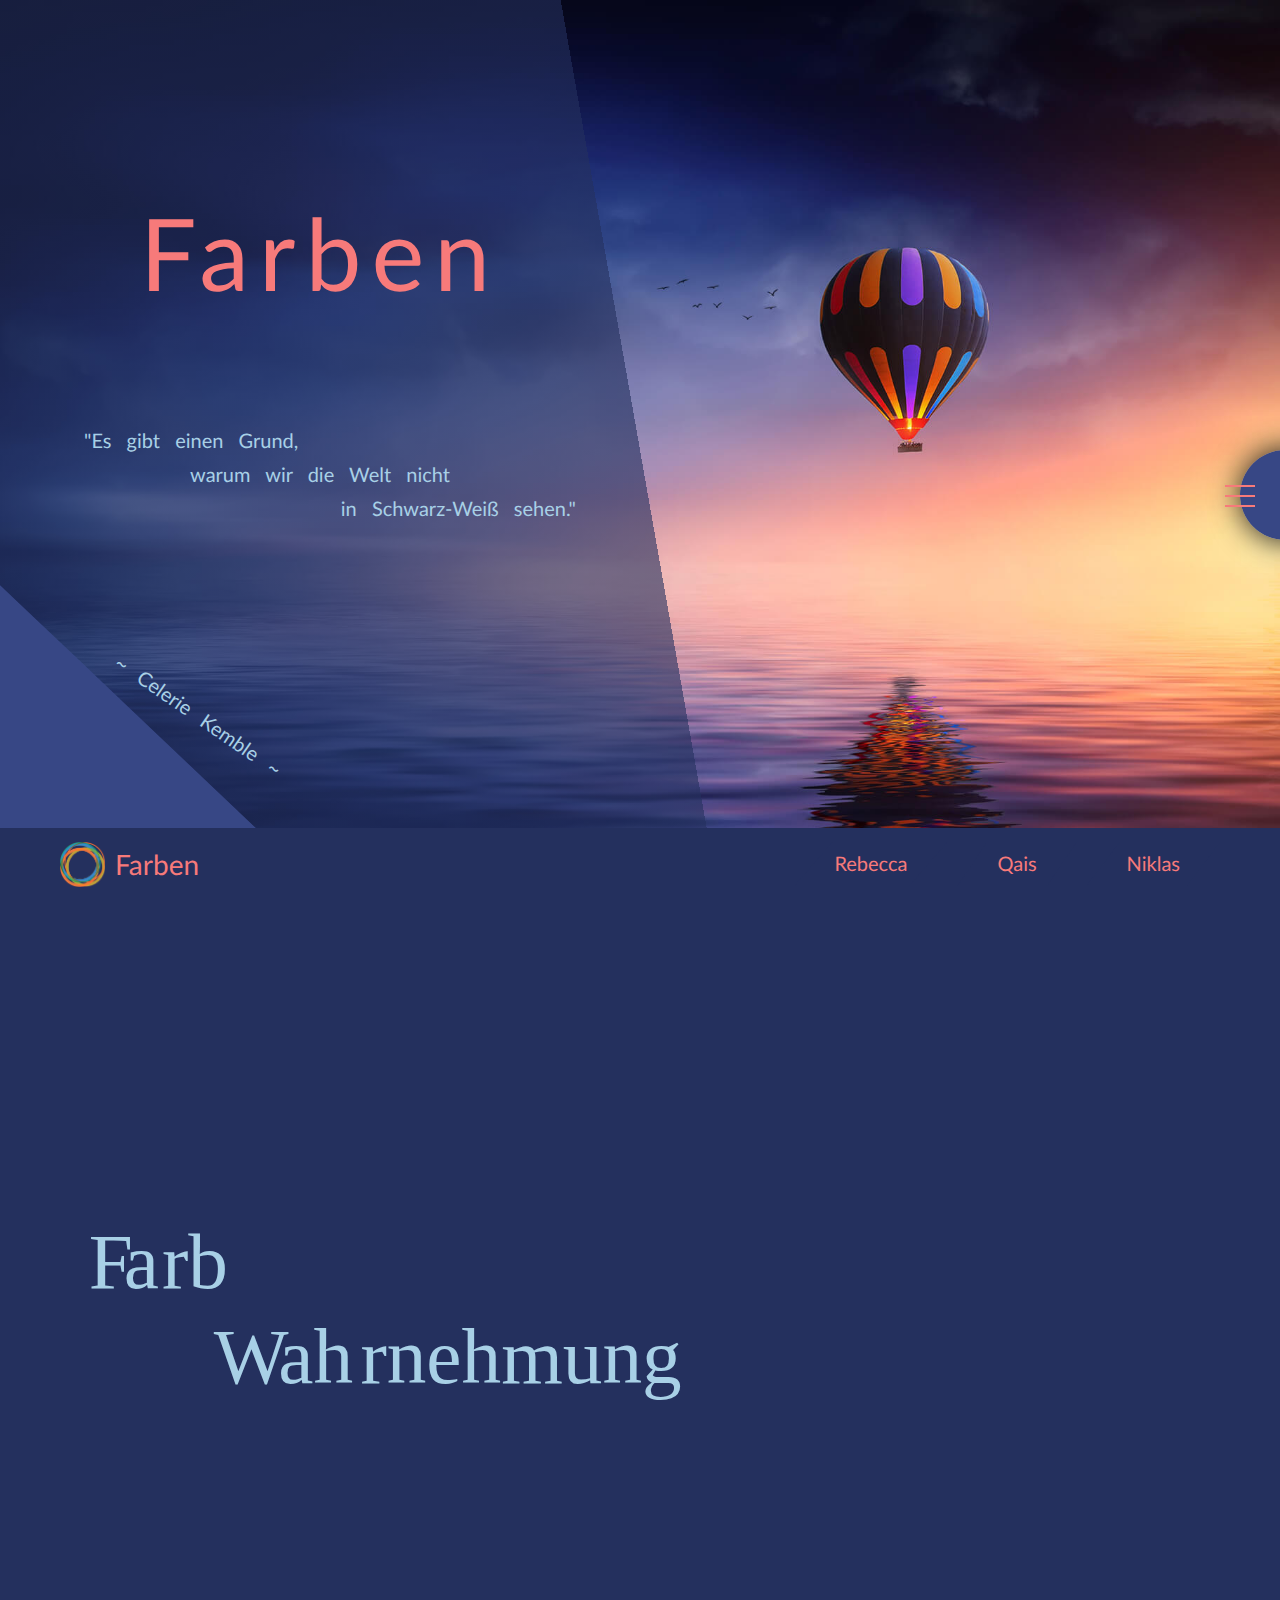
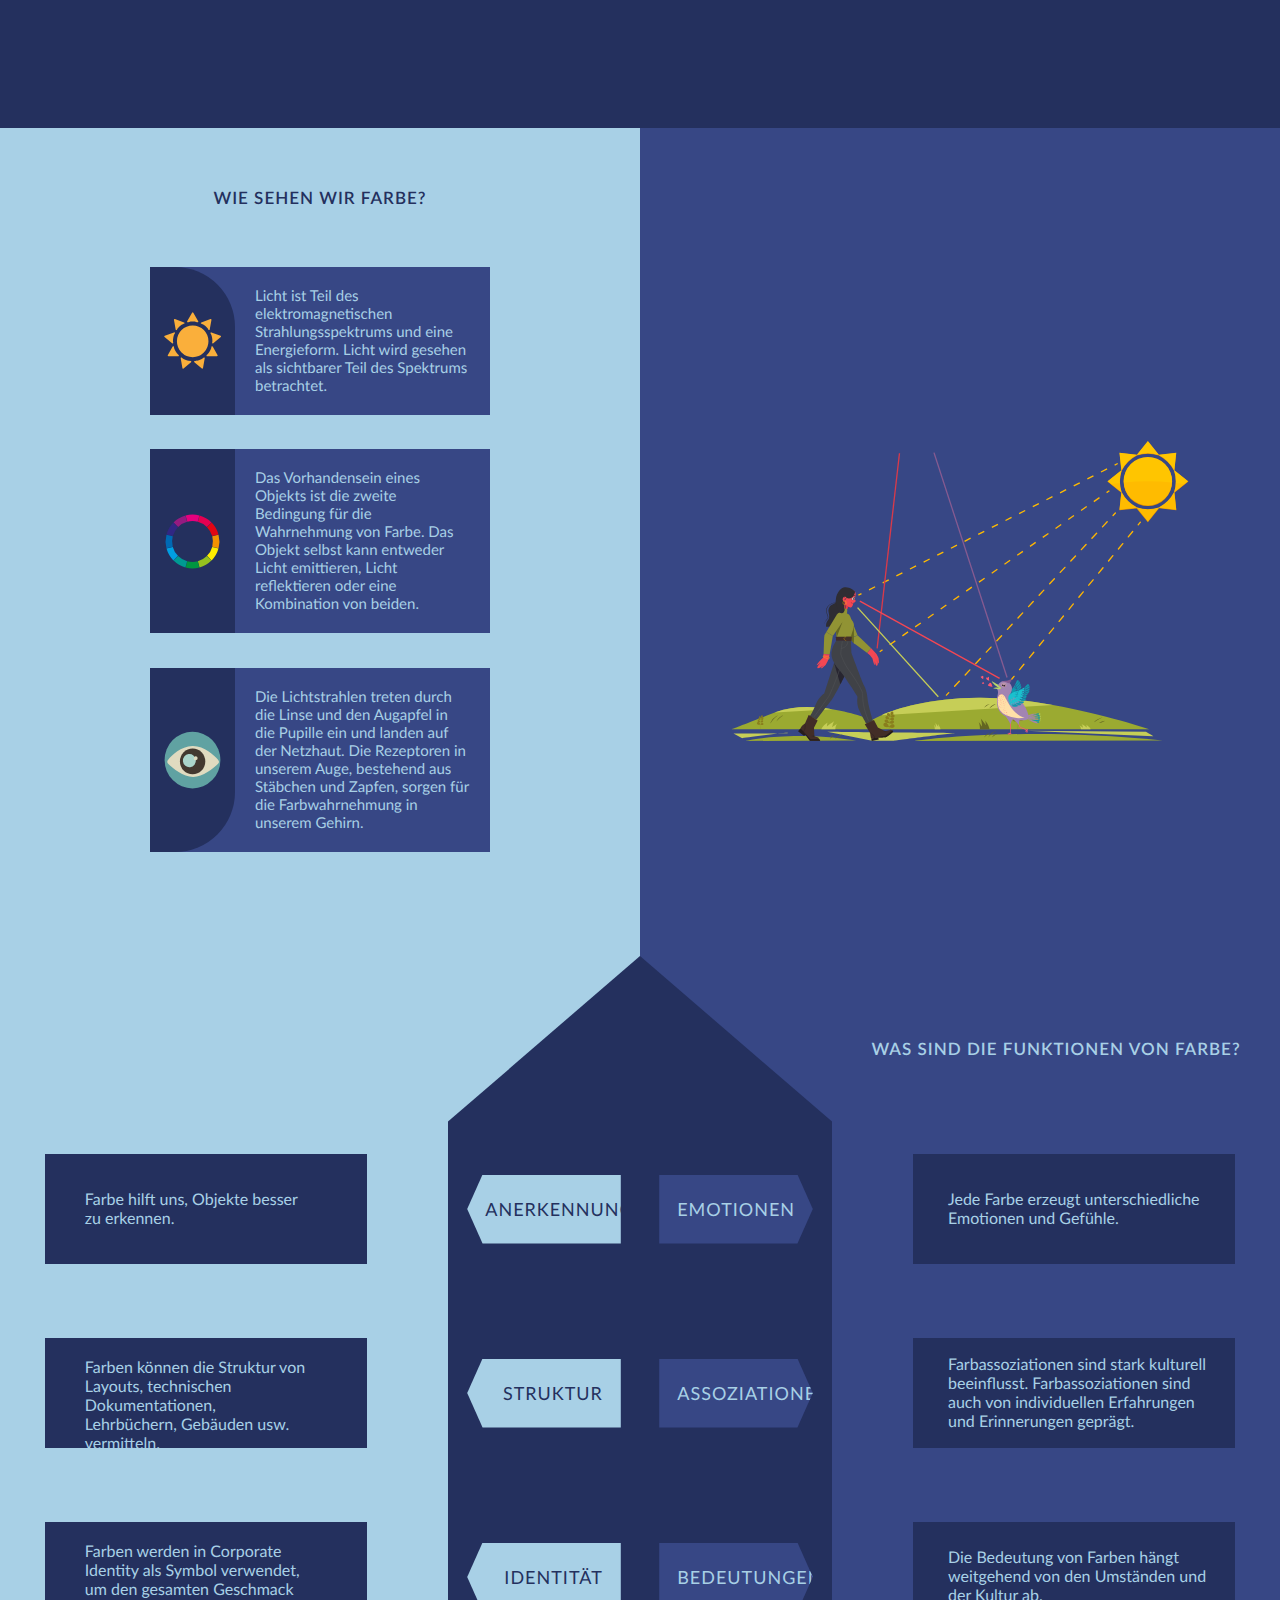
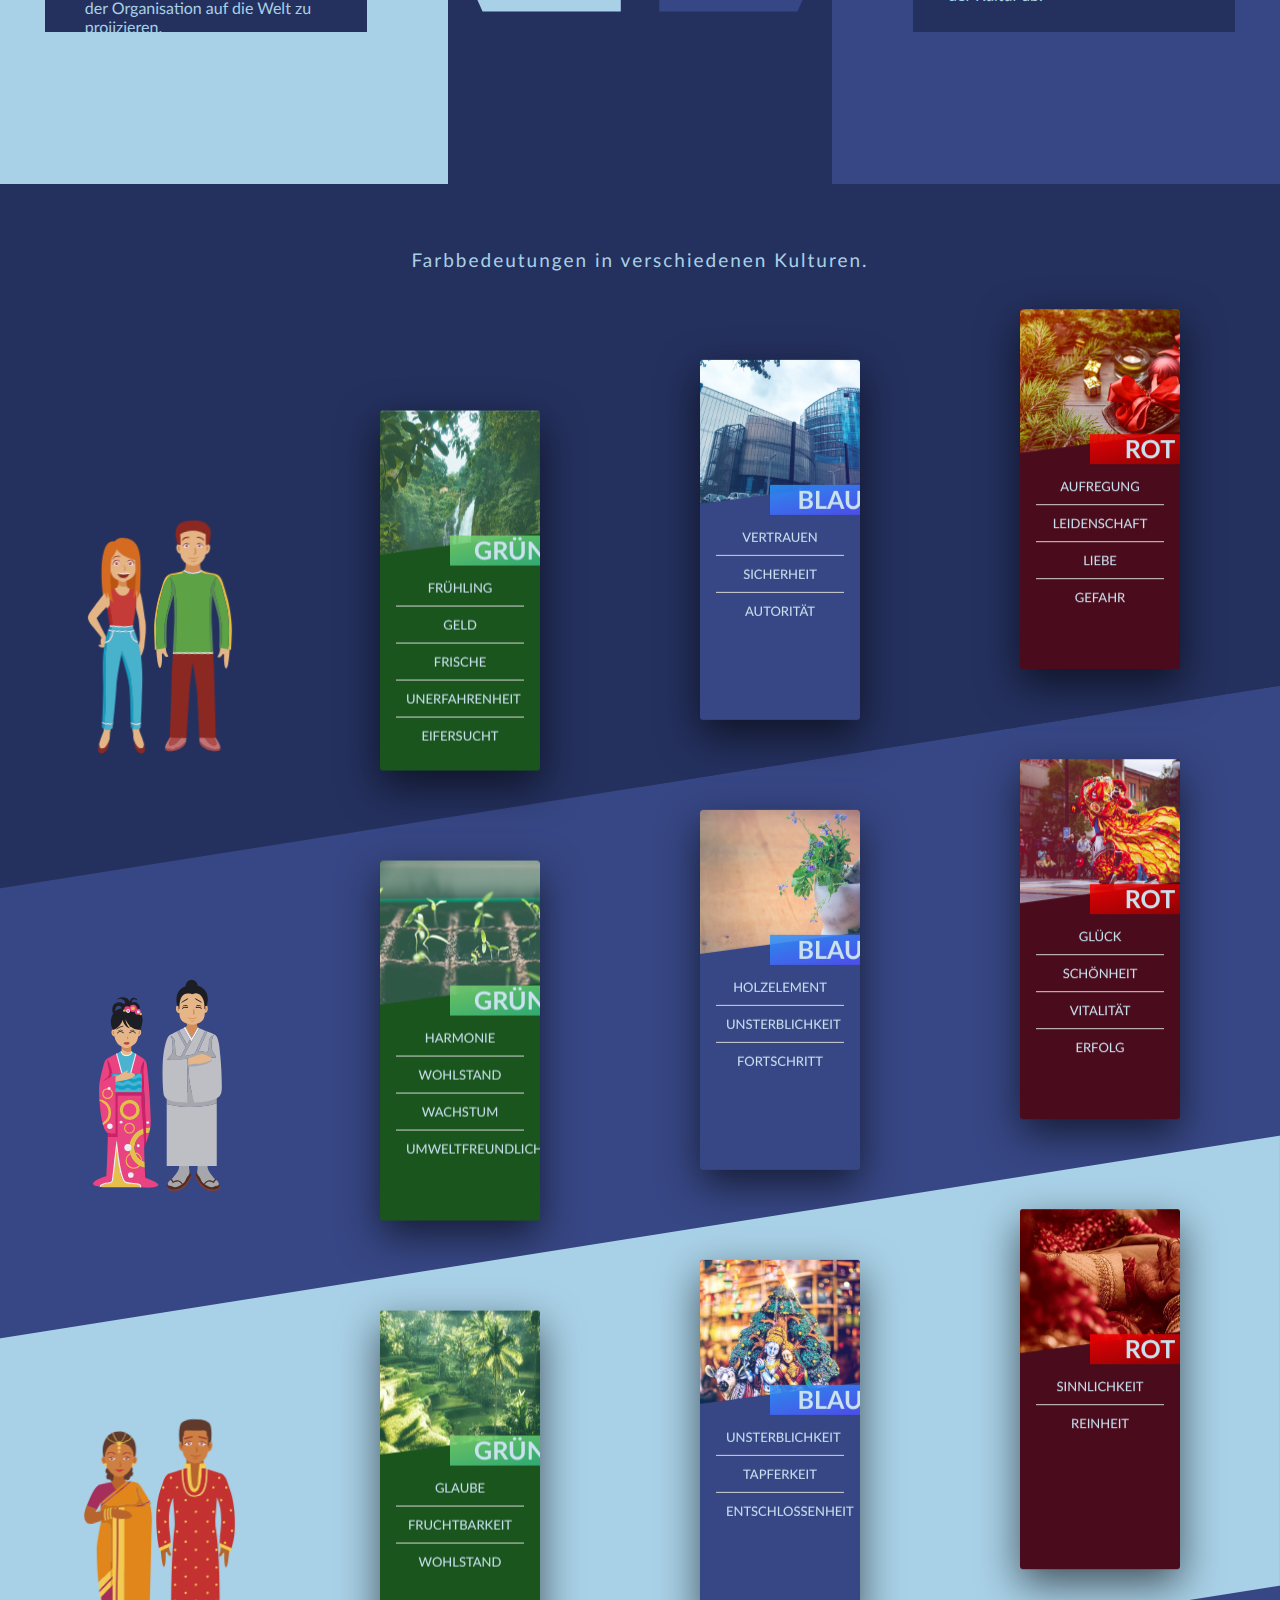
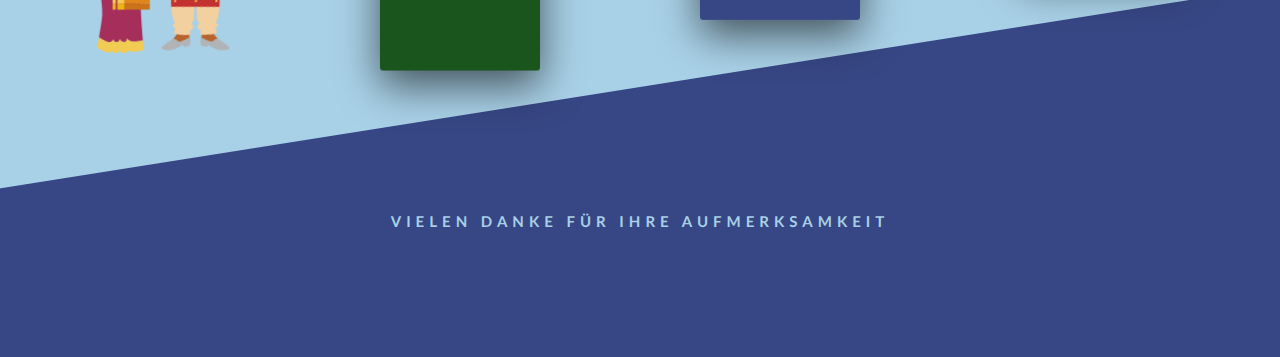
<file: index.html>
<!DOCTYPE html>
<html lang="de">

    <head>
        <meta charset= utf-8>
        <link href="sass/main.css" rel="stylesheet">
        <link href="https://fonts.googleapis.com/css2?family=Lato:ital,wght@0,100;0,300;0,400;0,700;0,900;1,100;1,300;1,400;1,700;1,900&display=swap" rel="stylesheet">
    </head>

    <body>

        <div class="container">
            
            <header class="header">

                <div class="header__introduction">
                    <h2 class="header__introduction--title">
                        Farben
                    </h2>
                    <h3 class="header__introduction--quote">
                        <span class="header__introduction--quote-1">"Es gibt einen Grund,</span> <span class="header__introduction--quote-2">warum wir die Welt nicht</span> <span class="header__introduction--quote-3">in Schwarz-Weiß sehen."</span><span class="header__introduction--quote-4"> ~ Celerie Kemble ~ </span>
                    <h3>
                </div>
    
            </header>

            <nav class="nav">
                <ul class="nav__list">
                    <li class="nav__list--logo"><img class="nav__list--logo-img" src="sass/img/logo.png"> <span class="nav__list--logo-farbe">Farben</span></li><li class="nav__list--rebecca "><a class ="a-blue" href="#">Rebecca</a></li> <li class="nav__list--nikolas"><a class ="a-blue" href="pages/niklas.html">Niklas</a></li> <li class="nav__list--qais"><a href="pages/qais.html" class ="a-blue" href="#">Qais</a></li>
                </ul>
            </nav>

            <div class="navigation">

                <input type="checkbox" class="navigation__checkbox" id="navi-toggle">
                <label for="navi-toggle" class="navigation__button">
    
                    <div class="navigation__icon"></div>
    
                </label>
                <div class="navigation__background-1"></div>
                <div class="navigation__background-2"></div>
                
                <nav class="navigation__nav"> 

                    <ul class="navigation__list">
    
                        <li class="navigation__item"><a href="#explain" class="navigation__link">Wie sehen wir Farbe?</a></li>
                        <li class="navigation__item"><a href="#functions" class="navigation__link">Was sind die Funktionen von Farbe?</a></li>
                        <li class="navigation__item"><a href="#culture" class="navigation__link">Welche Bedeutung haben Farben?</a></li>
    
                    </ul>

                </nav>

            </div>

                <section class="main__introduction">

                    <img class="main__introduction-img" src="sass/img/farbwehr.svg">

                </section>

                <section class="color-explanation" id="explain">
                    
                    <h2 class="color-explanation--title">Wie sehen wir Farbe?</h2>

                    <div class="color-explanation__box color-explanation--light">

                        <div class="color-explanation--light-empty"><img src="sass/img/sun.svg" class="color-explanation--light-img"></div>
                        
                        <p class="color-explanation--light-text"> 
                            Licht ist Teil des elektromagnetischen Strahlungsspektrums und eine Energieform. 
                            Licht wird gesehen als sichtbarer Teil des Spektrums betrachtet.   
                        </p>

                    </div>

                    <div class="color-explanation__box color-explanation--color">

                        <div class="color-explanation--color-empty"><img src="sass/img/color.svg" class="color-explanation--color-img"></div>

                        <p class="color-explanation--color-text">Das Vorhandensein eines Objekts ist die zweite Bedingung für die Wahrnehmung von Farbe. Das Objekt selbst kann entweder Licht emittieren, Licht reflektieren oder eine Kombination von beiden.    </p>

                    </div>

                    <div class="color-explanation__box color-explanation--eye">

                        <div class="color-explanation--eye-empty"><img src="sass/img/eye.svg" class="color-explanation--eye-img"></div>
                        
                        <p class="color-explanation--eye-text"> Die Lichtstrahlen treten durch die Linse und den Augapfel in die Pupille ein und landen auf der Netzhaut. Die Rezeptoren in unserem Auge, bestehend aus Stäbchen und Zapfen, sorgen für die Farbwahrnehmung in unserem Gehirn.</p>

                    </div>

                </section>

                <section class="color-graphics">

                    <img class ="main__farbe--light" src="sass/img/light.svg">

                </section>
                <section class="color-functions" id="functions">


                    <div class=color-functions--left>

                        <div class="color-functions--left-recogination text text-1"><p class="text-1--p">Farbe hilft uns, Objekte besser zu erkennen.</p></div>
                        <div class="color-functions--left-structure text text-1"><p class="text-1--p">Farben können die Struktur von Layouts, technischen Dokumentationen, Lehrbüchern, Gebäuden usw. vermitteln.</p></div>
                        <div class="color-functions--left-identity text text-1"><p class="text-1--p">Farben werden in Corporate Identity als Symbol verwendet, um den gesamten Geschmack der Organisation auf die Welt zu projizieren.</p></div>

                    </div>
                    
                    <div class="color-functions--explain">

                        <h3 class="color-functions--explain-recogination title">Anerkennung</h3>
                        <h3 class="color-functions--explain-structure title">Struktur</h3>
                        <h3 class="color-functions--explain-identity title">Identität</h3>
                        <h3 class="color-functions--explain-emotion title light">Emotionen</h3>
                        <h3 class="color-functions--explain-associations title light">Assoziationen</h3>
                        <h3 class="color-functions--explain-meaning title light">Bedeutungen</h3>

                    </div>

                    <div class=color-functions--right>

                        <h2 class="color-functions--right-title">Was sind die Funktionen von Farbe?</h2>

                        <div class="color-functions--right-emotion text text-2"><p class="text-2--p">Jede Farbe erzeugt unterschiedliche Emotionen und Gefühle.</p></div>
                        <div class="color-functions--right-associations text text-2"><p class="text-2--p">Farbassoziationen sind stark kulturell beeinflusst. Farbassoziationen sind auch von individuellen Erfahrungen und Erinnerungen geprägt.</p></div>
                        <div class="color-functions--right-meaning text text-2"><p class="text-2--p">Die Bedeutung von Farben hängt weitgehend von den Umständen und der Kultur ab.</p></div>

                    </div>

                </section>
                <section class="filler"></section>
                <section class="culture">

                    <h2 class="culture__a">Farbbedeutungen in verschiedenen Kulturen.</h2>
                        
                </section>

                <section class="country example-west" id="culture">

                    <div class="example-west__name"><img class ="example-west__name--img" src="sass/img/west.svg"></div>

                    <div class="card example-west__green">
        
                        <div class="card__side card__side--front-green  card__side--front example-west_green--color">

                            <div class="card__picture  card__picture--west__1">
                                &nbsp;
                            </div>
                            <div class="card__heading">
                                <h4 class="card__heading--1">
                                    Grün
                                </h4>
                            </div>
                            <div class="card__details">
                                <ul>
                                    <li>Frühling</li>
                                    <li>Geld</li>
                                    <li>Frische</li>
                                    <li>Unerfahrenheit</li>
                                    <li>Eifersucht</li>
                                </ul>
                            </div>

                        </div>

                        
                        <div class="card__side card__side--back card__side--back-1">
                            <div class="card__cta">
                                <div class="card__detail-box">
                                    <p class="card__detail-only">In westlichen Ländern hängt Grün oft mit der Umwelt, dem Fortschritt und dem Glück zusammen. Die Farbe ist sicher und gesund und fördert Wachstum und Langlebigkeit.</p>
                                </div>
                            </div>
                        </div>
                    </div>

                    <div class="card example-west__blue">
        
                        <div class="card__side card__side--front-blue card__side--front example-west_green--color">

                            <div class="card__picture card__picture--west__2">
                                &nbsp;
                            </div>
                            <div class="card__heading">
                                <h4 class="card__heading--2">
                                    Blau
                                </h4>
                            </div>
                            <div class="card__details">
                                <ul>

                                    <li>Vertrauen</li>
                                    <li>Sicherheit</li>
                                    <li>Autorität</li>

                                </ul>
                            </div>

                        </div>

                        
                        <div class="card__side card__side--back card__side--back-2">
                            <div class="card__cta">
                                <div class="card__detail-box">
                                    <p class="card__detail-only">Die beliebteste Farbe für Banklogos ist Blau, weil sie Vertrauen und Autorität darstellt.</p>
                                </div>
                            </div>
                        </div>
                    </div>

                    <div class="card example-west__red">
        
                        <div class="card__side card__side--front-red card__side--front example-west_red--color">

                            <div class="card__picture card__picture--west__3">
                                
                            </div>
                            <div class="card__heading">
                                <h4 class="card__heading--3">
                                    Rot
                                </h4>

                            </div>
                            <div class="card__details">
                                <ul>

                                    <li>Aufregung</li>
                                    <li>Leidenschaft</li>
                                    <li>Liebe</li>
                                    <li>Gefahr</li>
                                    
                                </ul>
                            </div>

                        </div>
                        
                        <div class="card__side card__side--back card__side--back-3">
                            <div class="card__cta">
                                <div class="card__detail-box">
                                    <p class="card__detail-only">Rot ist auch mit Macht verbunden und hat einige religiöse Untertöne, wenn es mit Grün verwendet wird, um Weihnachten darzustellen.</p>
                                </div>
                            </div>
                        </div>

                    </div>

                </section>
                
                <section class="country example-india">

                    <div class="example-india__name"><img class ="example-india__name--img" src="sass/img/india.svg"></div>

                    <div class="card example-india__green">
        
                        <div class="card__side card__side--front-green card__side--front example-india_green--color">

                            <div class="card__picture card__picture--india__1">
                                &nbsp;
                            </div>
                            <div class="card__heading">
                                <h4 class="card__heading--1">
                                    Grün
                                </h4>
                            </div>
                            <div class="card__details">
                                <ul>

                                    <li>Glaube</li>
                                    <li>Fruchtbarkeit</li>
                                    <li>Wohlstand</li>

                                </ul>
                            </div>

                        </div>
                
                        <div class="card__side card__side--back card__side--back-1">
                            <div class="card__cta">
                                <div class="card__detail-box">
                                    <p class="card__detail-only">In der indischen Kultur steht Grün für einen Neuanfang sowie für Ernte und Glück</p>
                                </div>
                            </div>
                        </div>
                    </div>

                    <div class="card example-india__blue">
        
                        <div class="card__side card__side--front-blue card__side--front example-india_green--color">

                            <div class="card__picture card__picture--india__2">
                                &nbsp;
                            </div>
                            <div class="card__heading">
                                <h4 class="card__heading--2">
                                    Blau
                                </h4>
                            </div>
                            <div class="card__details">
                                <ul>
                                    <li>Unsterblichkeit</li>
                                    <li>Tapferkeit</li>
                                    <li>Entschlossenheit</li>
                                </ul>
                            </div>

                        </div>
                        
                        <div class="card__side card__side--back card__side--back-2">
                            <div class="card__cta">
                                <div class="card__detail-box">
                                    <p class="card__detail-only">Blau ist in der indischen Kultur mit Unsterblichkeit, Spiritualität und Himmel verbunden. Und im Hinduismus wird die Farbe mit Krishna assoziiert, der Liebe und göttliche Freude verkörpert.</p>
                                </div>
                            </div>
                        </div>
                    </div>

                    <div class="card example-india__red">
        
                        <div class="card__side card__side--front-red card__side--front example-india_green--color">

                            <div class="card__picture card__picture--india__3">
                                &nbsp;
                            </div>
                            <div class="card__heading">
                                <h4 class="card__heading--3">
                                    Rot
                                </h4>
                            </div>
                            <div class="card__details">
                                <ul>
                                    <li>Sinnlichkeit</li>
                                    <li>Reinheit</li>
                                </ul>
                            </div>

                        </div>

                        
                        <div class="card__side card__side--back card__side--back-3">
                            <div class="card__cta">
                                <div class="card__detail-box">
                                    <p class="card__detail-only">Rot ist in Indien (einem Land, in dem Bräute traditionell rote Brautkleider tragen) mit Reinheit verbunden.</p>
                                </div>
                            </div>
                        </div>
                    </div>

                </section>

                <section class="country example-china">

                    <div class="example-china__name"><img class ="example-china__name--img" src="sass/img/china.svg"></div>

                    <div class="card example-china__green">
        
                        <div class="card__side card__side--front-green card__side--front example-china_green--color">

                            <div class="card__picture card__picture--china__1">
                                &nbsp;
                            </div>
                            <div class="card__heading">
                                <h4 class="card__heading--1">
                                    Grün
                                </h4>
                            </div>
                            <div class="card__details">
                                <ul>
                                    <li>Harmonie</li>
                                    <li>Wohlstand</li>
                                    <li>Wachstum</li>
                                    <li>Umweltfreundlichkeit</li>
                                </ul>
                            </div>

                        </div>
                        
                        <div class="card__side card__side--back card__side--back-1">
                            <div class="card__cta">
                                <div class="card__detail-box">
                                    <p class="card__detail-only">In China kann Grün auch auf Untreue hinweisen, wobei der Ausdruck „einen grünen Hut tragen“ bedeutet, dass ein Mann von seiner Frau betrogen wird. (In China trägt kein Mann mit Selbstachtung einen grünen Hut.)</p>
                                </div>
                            </div>
                        </div>
                    </div>

                    <div class="card example-china__blue">
        
                        <div class="card__side card__side--front-blue card__side--front example-china_green--color">

                            <div class="card__picture card__picture--china__2">
                                &nbsp;
                            </div>
                            <div class="card__heading">
                                <h4 class="card__heading--2">
                                    Blau
                                </h4>
                            </div>
                            <div class="card__details">
                                <ul>
                                    <li>Holzelement</li>
                                    <li>Unsterblichkeit</li>
                                    <li>Fortschritt</li>
                                </ul>
                            </div>

                        </div>

                        
                        <div class="card__side card__side--back card__side--back-2">
                            <div class="card__cta">
                                <div class="card__detail-box">
                                    <p class="card__detail-only">Blau repräsentiert das Holzelement in der chinesischen Kultur und symbolisiert auch Unsterblichkeit und Fortschritt .Verwenden Sie Blau in Ihrer Küche, um Wachstum und Optimismus darzustellen.</p>
                                </div>
                            </div>
                        </div>
                    </div>

                    <div class="card example-china__red">
        
                        <div class="card__side card__side--front-red card__side--front example-china_green--color">

                            <div class="card__picture card__picture--china__3">
                                &nbsp;
                            </div>
                            <div class="card__heading">
                                <h4 class="card__heading--3">
                                    Rot
                                </h4>
                            </div>
                            <div class="card__details">
                                <ul>
                                    <li>Glück</li>
                                    <li>Schönheit</li>
                                    <li>Vitalität</li>
                                    <li>Erfolg</li>
                                </ul>
                            </div>

                        </div>
                        
                        <div class="card__side card__side--back card__side--back-3">
                            <div class="card__cta">
                                <div class="card__detail-box">
                                    <p class="card__detail-only">In China symbolisiert Rot Glück und Glück (ein Grund, warum es in chinesischen Restaurants in den USA verwendet wird). Es ist auch die Farbe des chinesischen Neujahrs.</p>
                                </div>
                            </div>
                        </div>
                    </div>

                </section>

                <section class="end">

                    <h2>Vielen Danke für Ihre Aufmerksamkeit </h2>

                </section>

        </div>

    </body>

</html>
</file>
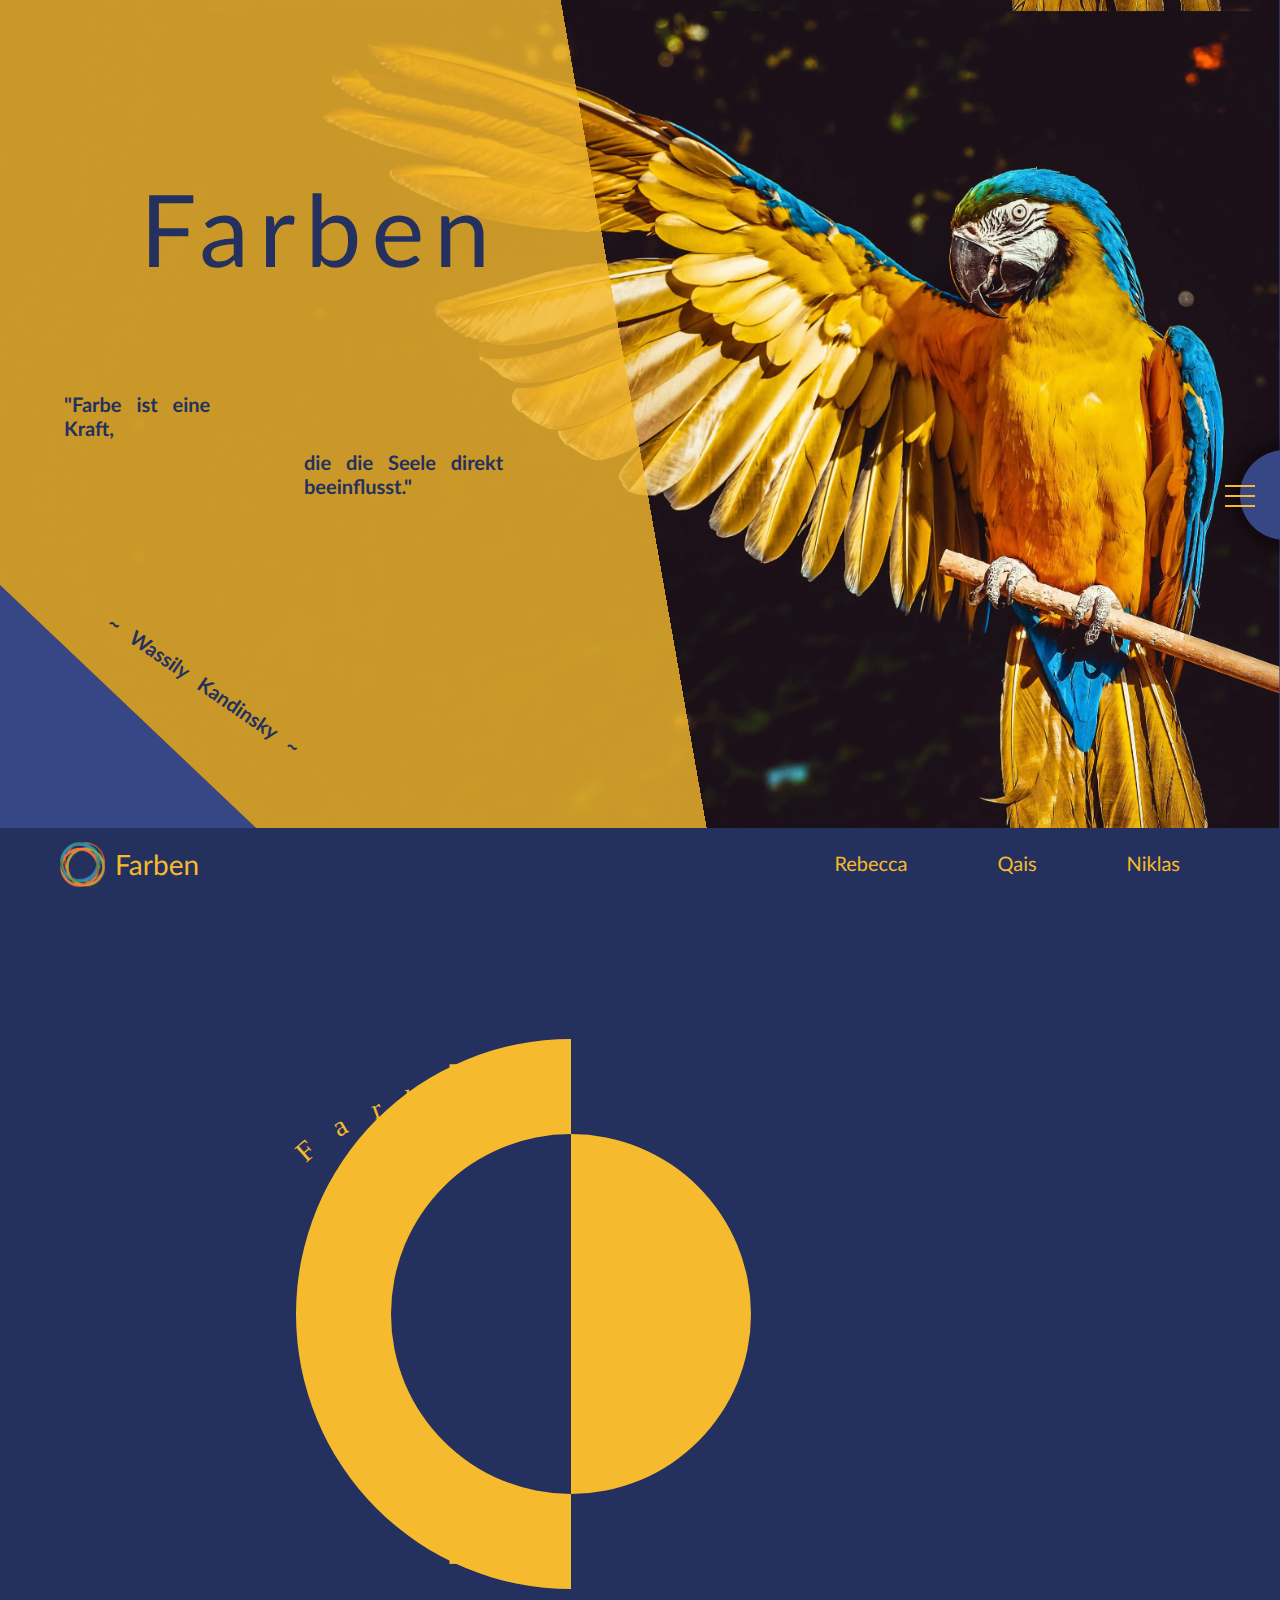
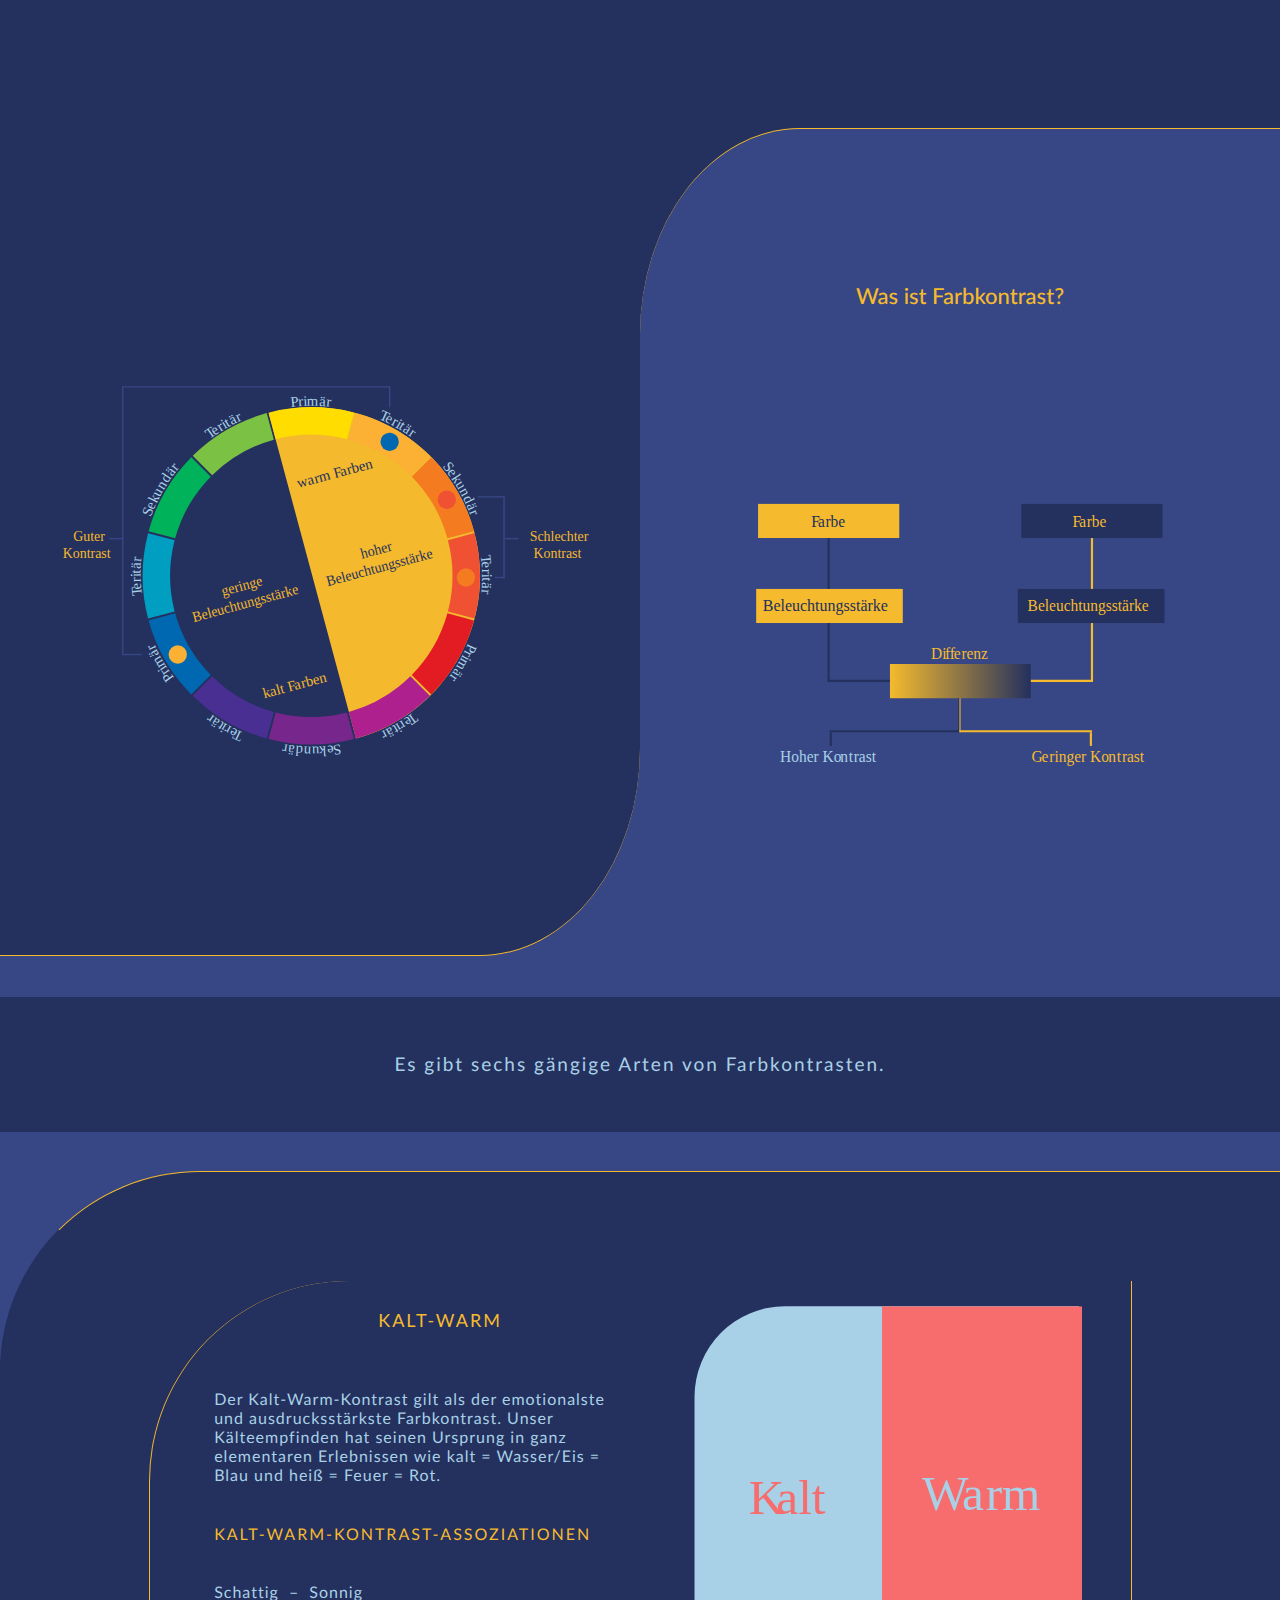
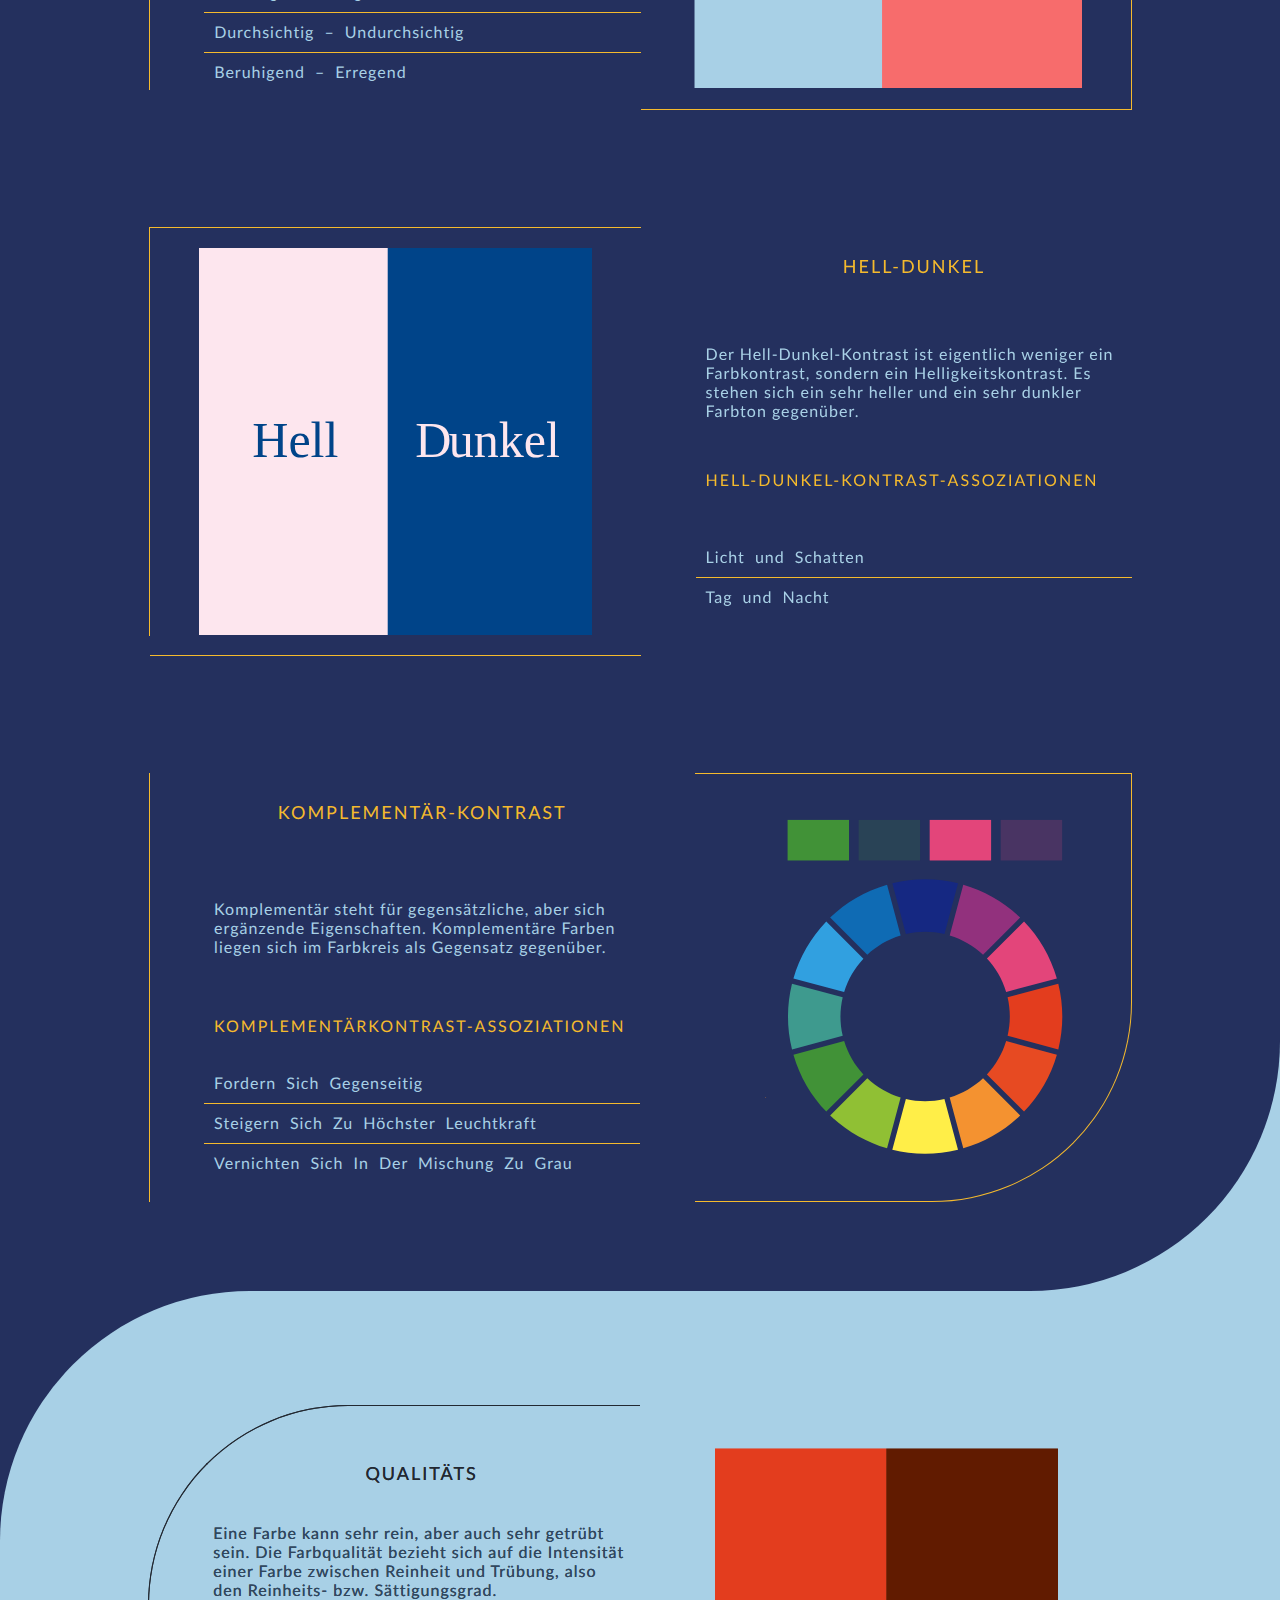
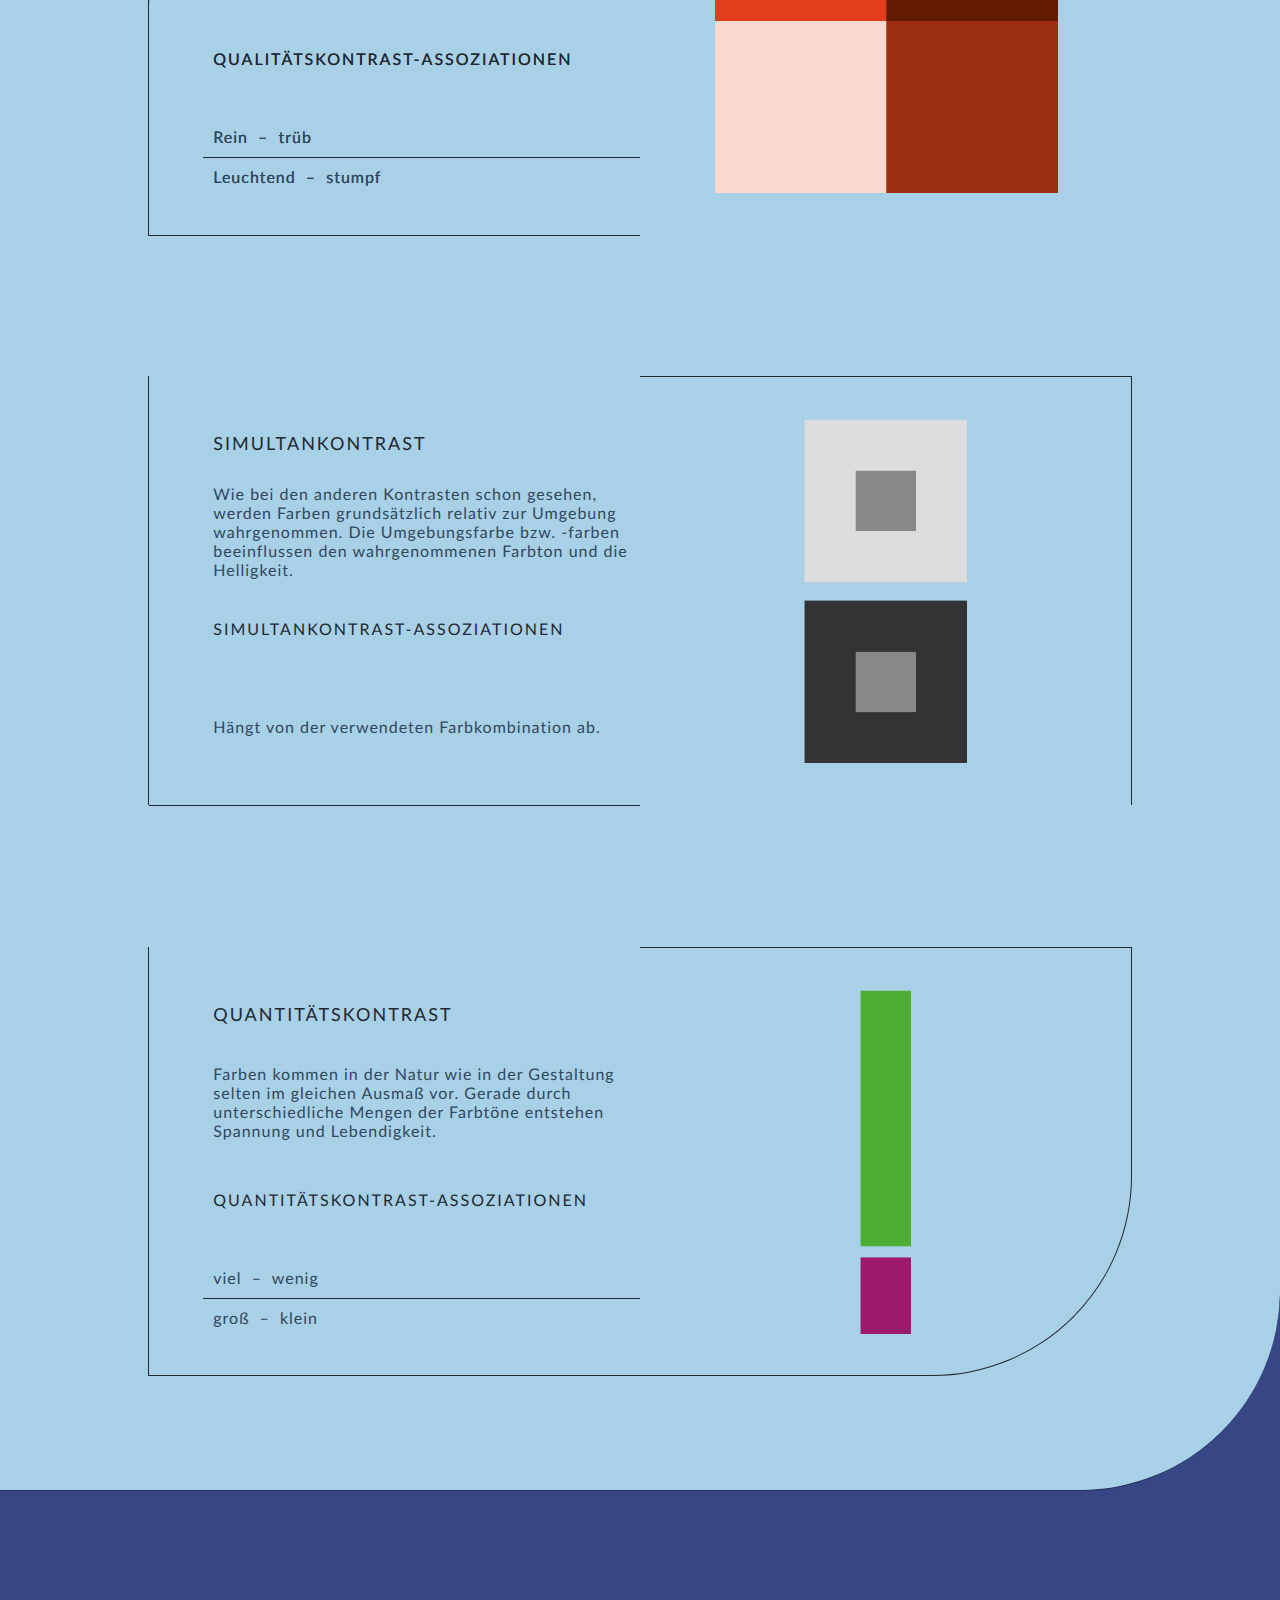
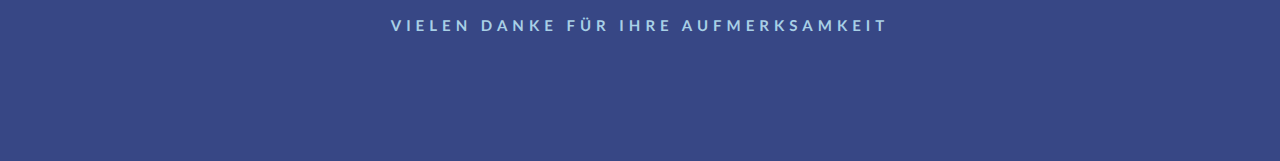
<file: pages/niklas.html>
<!DOCTYPE html>
<html lang="de">

    <head>
        <meta charset= utf-8>
        <link href="../sass/main.css" rel="stylesheet">
        <link href="https://fonts.googleapis.com/css2?family=Lato:ital,wght@0,100;0,300;0,400;0,700;0,900;1,100;1,300;1,400;1,700;1,900&display=swap" rel="stylesheet">
    </head>
    <body>

        <div class="niklas-container">
            
            <header class="niklas-header">

                <div class="niklas-header__introduction">
                    <h2 class="niklas-header__introduction--title">
                        Farben
                    </h2>
                    <h3 class="niklas-header__introduction--quote">
                        <span class="niklas-header__introduction--quote-1">"Farbe ist eine Kraft,</span> <span class="niklas-header__introduction--quote-2">die die Seele direkt beeinflusst."</span><span class="niklas-header__introduction--quote-3"> ~ Wassily Kandinsky ~ </span>
                    <h3>
                </div>

            </header>

            <nav class="niklas-nav">
                <ul class="niklas-nav__list">
                    <li class="niklas-nav__list--logo"><img class="niklas-nav__list--logo-img" src="../sass/img/logo.png"> <span class="niklas-nav__list--logo-farbe">Farben</span></li><li class="niklas-nav__list--rebecca"><a class ="a-blue" href="../index.html">Rebecca</a></li> <li class="niklas-nav__list--nikolas"><a class ="a-blue" href="niklas.html">Niklas</a></li> <li class="niklas-nav__list--qais"><a class="a-blue" href="qais.html">Qais</a></li>
                </ul>
            </nav>

            <div class="niklas-navigation">

                <input type="checkbox" class="niklas-navigation__checkbox" id="navi-toggle">

                <label for="navi-toggle" class="niklas-navigation__button">
                    <div class="niklas-navigation__icon"></div>
                </label>

                <div class="niklas-navigation__background-1"></div>
                <div class="niklas-navigation__background-2"></div>
                
                <nav class="niklas-navigation__nav"> 

                    <ul class="niklas-navigation__list">
    
                        <li class="niklas-navigation__item"><a href="#warm" class="niklas-navigation__link">Kalt-Warm-Kontrast</a></li>
                        <li class="niklas-navigation__item"><a href="#dunkel" class="niklas-navigation__link">Hell-Dunkel-Kontrast</a></li>
                        <li class="niklas-navigation__item"><a href="#komp" class="niklas-navigation__link">Komplementärer Kontrast </a></li>
                        <li class="niklas-navigation__item"><a href="#qual" class="niklas-navigation__link">Qualitätskontrast</a></li>
                        <li class="niklas-navigation__item"><a href="#simult" class="niklas-navigation__link">Simultaner Kontrast</a></li>
						<li class="niklas-navigation__item"><a href="#meng" class="niklas-navigation__link">Mengenkontrast</a></li>
    
                    </ul>

                </nav>

            </div>

            <section class="niklas-main__introduction">

                <div class="niklas-main__introduction--niklas"><div class="niklas-main__introduction--niklas-1"></div><div class="niklas-main__introduction--niklas-2"></div><img class="niklas-main__introduction--niklas-img" src="../sass/img/kontrast.svg"></div>
            
            </section>

            <section class="niklas-main__kontrast">

                <div class="niklas-main__kontrast--detail"><img class="niklas-main__kontrast--detail-img" src="../sass/img/kontrast-wheel.svg"></div><div class="niklas-main__kontrast--detail-top"></div><div class="niklas-main__kontrast--detail-bottom"></div>
                <div class="niklas-main__kontrast--example"><h3 class="niklas-main__kontrast--example-title">Was ist Farbkontrast?</h3><img class="niklas-main__kontrast--example-img" src="../sass/img/kontrast_detail.svg"></div><div class="niklas-main__kontrast--example-top"></div><div class="niklas-main__kontrast--example-bottom"></div>

            </section>

            <section class="kontrast-types">

                <h2>Es gibt sechs gängige Arten von Farbkontrasten.</h2>

            </section>

            <section class="empty-color-1"></section>
            <section class="first-page">

                <div class="cold-warm" id="warm">

                    <div class="cold-warm__example">

                        <img src="../sass/img/kalt-warm.svg" class="cold-warm__example-img">

                    </div>

                    <div class="cold-warm__box">

                        <h4 class="cold-warm__box-title"><span class="cold-warm__box-title-kalt">Kalt</span>-<span class="cold-warm__box-title-warm">Warm</span></h4>
                        <p class="cold-warm__box-p">
                        Der Kalt-Warm-Kontrast gilt als der emotionalste und ausdrucksstärkste Farbkontrast. 
                        Unser Kälteempfinden hat seinen Ursprung in ganz elementaren Erlebnissen wie kalt = Wasser/Eis = Blau und heiß = Feuer = Rot.</p>
                        <h4 class="cold-warm__box-association">Kalt-Warm-Kontrast-Assoziationen</h4>

                        <ul class="cold-warm__box-items">
                            <li class="cold-warm__box-items--item">
                                schattig – sonnig
                            </li>
                            <li class="cold-warm__box-items--item">
                                durchsichtig – undurchsichtig
                            </li>
                            <li class="cold-warm__box-items--item">
                                beruhigend – erregend
                            </li>
                        </ul>

                    </div>

                </div>

                <div class="black-white" id="dunkel">

                    <div class="black-white__example">

                        <img src="../sass/img/hell-dunkel.svg" class="black-white__example-img">

                    </div>

                    <div class="black-white__box">

                        <h4 class="black-white__box-title"><span class="black-white__box-title-kalt">Hell</span>-<span class="black-white__box-title-warm">Dunkel</span></h4>
                        <p class="black-white__box-p">
                            Der Hell-Dunkel-Kontrast ist eigentlich weniger ein Farbkontrast, 
                            sondern ein Helligkeitskontrast. 
                            Es stehen sich ein sehr heller und ein sehr dunkler Farbton gegenüber.</p>
                        <h4 class="black-white__box-association">Hell-Dunkel-Kontrast-Assoziationen</h4>

                        <ul class="black-white__box-items">
                            <li class="black-white__box-items--item">
                                Licht und Schatten
                            </li>
                            <li class="black-white__box-items--item">
                                Tag und Nacht
                            </li>
                        </ul>

                    </div>

                </div>

                <div class="complimentary" id="comp">

                    <div class="complimentary__example">

                        <div class="complimentary__example-border">

                            <img src="../sass/img/Komplementaerfarben.svg" class="complimentary__example-img">

                        </div>

                    </div>

                    <div class="complimentary__box">

                        <h4 class="complimentary__box-title"><span class="complimentary__box-title-kalt">Komplementär</span>-<span class="complimentary__box-title-warm">kontrast</span></h4>
                        <p class="complimentary__box-p">
                            Komplementär steht für gegensätzliche, aber sich ergänzende Eigenschaften. Komplementäre Farben liegen sich im Farbkreis als Gegensatz gegenüber. 
                        </p>
                        <h4 class="complimentary__box-association">Komplementärkontrast-Assoziationen</h4>

                        <ul class="complimentary__box-items">
                            <li class="complimentary__box-items--item">
                                fordern sich gegenseitig
                            </li>
                            <li class="complimentary__box-items--item">
                                steigern sich zu höchster Leuchtkraft
                            </li>
                            <li class="complimentary__box-items--item">
                                vernichten sich in der Mischung zu Grau
                            </li>
                        </ul>

                    </div>

                </div>

            </section>

            <section class="empty-color-2"></section>
            <section class="second-page">

                <div class="quality" id="qual">

                    <div class="quality__example">

                        <img src="../sass/img/quality.svg" class="quality__example-img">

                    </div>

                    <div class="quality__box">

                        <h4 class="quality__box-title"><span class="quality__box-title-kalt">qualitäts</span><span class="quality__box-title-warm"></span></h4>
                        
                        <p class="quality__box-p">
                            Eine Farbe kann sehr rein, aber auch sehr getrübt sein. Die Farbqualität bezieht sich auf die Intensität einer Farbe zwischen Reinheit und Trübung, also den Reinheits- bzw. Sättigungsgrad. 
                        </p>

                        <h4 class="quality__box-association">Qualitätskontrast-Assoziationen</h4>

                        <ul class="quality__box-items">

                            <li class="quality__box-items--item">
                                Rein – trüb
                            </li>
                            <li class="quality__box-items--item">
                                Leuchtend – stumpf
                            </li>

                        </ul>

                    </div>

                </div>

                <div class="quality" >

                    <div class="quality__example">

                        <img src="../sass/img/quality.svg" class="quality__example-img">

                    </div>

                    <div class="quality__box">

                        <h4 class="quality__box-title"><span class="quality__box-title-kalt">qualitäts</span><span class="quality__box-title-warm"></span></h4>
                        
                        <p class="quality__box-p">
                            Eine Farbe kann sehr rein, aber auch sehr getrübt sein. Die Farbqualität bezieht sich auf die Intensität einer Farbe zwischen Reinheit und Trübung, also den Reinheits- bzw. Sättigungsgrad. 
                        </p>

                        <h4 class="quality__box-association">Qualitätskontrast-Assoziationen</h4>

                        <ul class="quality__box-items">

                            <li class="quality__box-items--item">
                                Rein – trüb
                            </li>
                            <li class="quality__box-items--item">
                                Leuchtend – stumpf
                            </li>

                        </ul>

                    </div>

                </div>

                <div class="simultankontrast" id="simult">

                    <div class="simultankontrast__example">

                        <img src="../sass/img/Simultankontrast.svg" class="simultankontrast__example-img">

                    </div>

                    <div class="simultankontrast__box">

                        <h4 class="simultankontrast__box-title"><span class="simultankontrast__box-title-kalt">simultankontrast</span><span class="simultankontrast__box-title-warm"></span></h4>
                        
                        <p class="simultankontrast__box-p">
                            Wie bei den anderen Kontrasten schon gesehen, werden Farben grundsätzlich relativ zur Umgebung wahrgenommen.
                             Die Umgebungsfarbe bzw. -farben beeinflussen den wahrgenommenen Farbton und die Helligkeit. 
                        </p>

                        <h4 class="simultankontrast__box-association">Simultankontrast-Assoziationen</h4>

                        <ul class="simultankontrast__box-items">

                            <li class="simultankontrast__box-items--item">
                                Hängt von der verwendeten Farbkombination ab.
                            </li>

                        </ul>

                    </div>

                </div>

                <div class="quantity" id="meng">

                    <div class="quantity__example">

                        <img src="../sass/img/quantity.svg" class="quantity__example-img">

                    </div>

                    <div class="quantity__box">

                        <h4 class="quantity__box-title"><span class="quantity__box-title-kalt">Quantitätskontrast</span><span class="quantity__box-title-warm"></span></h4>
                        
                        <p class="quantity__box-p">

                            Farben kommen in der Natur wie in der Gestaltung selten im gleichen Ausmaß vor. Gerade durch unterschiedliche Mengen der Farbtöne entstehen Spannung und Lebendigkeit.
                        
                        </p>

                        <h4 class="quantity__box-association">Quantitätskontrast-Assoziationen</h4>

                        <ul class="quantity__box-items">

                            <li class="quantity__box-items--item">

                                viel – wenig

                            </li>
                            <li class="quantity__box-items--item">

                                groß – klein

                            </li>

                        </ul>

                    </div>

                </div>

            </section>

           <section class="end-niklas">

                <h2>Vielen Danke für Ihre Aufmerksamkeit </h2>

           </section>

        </div>

    </body>
    
</html>
</file>
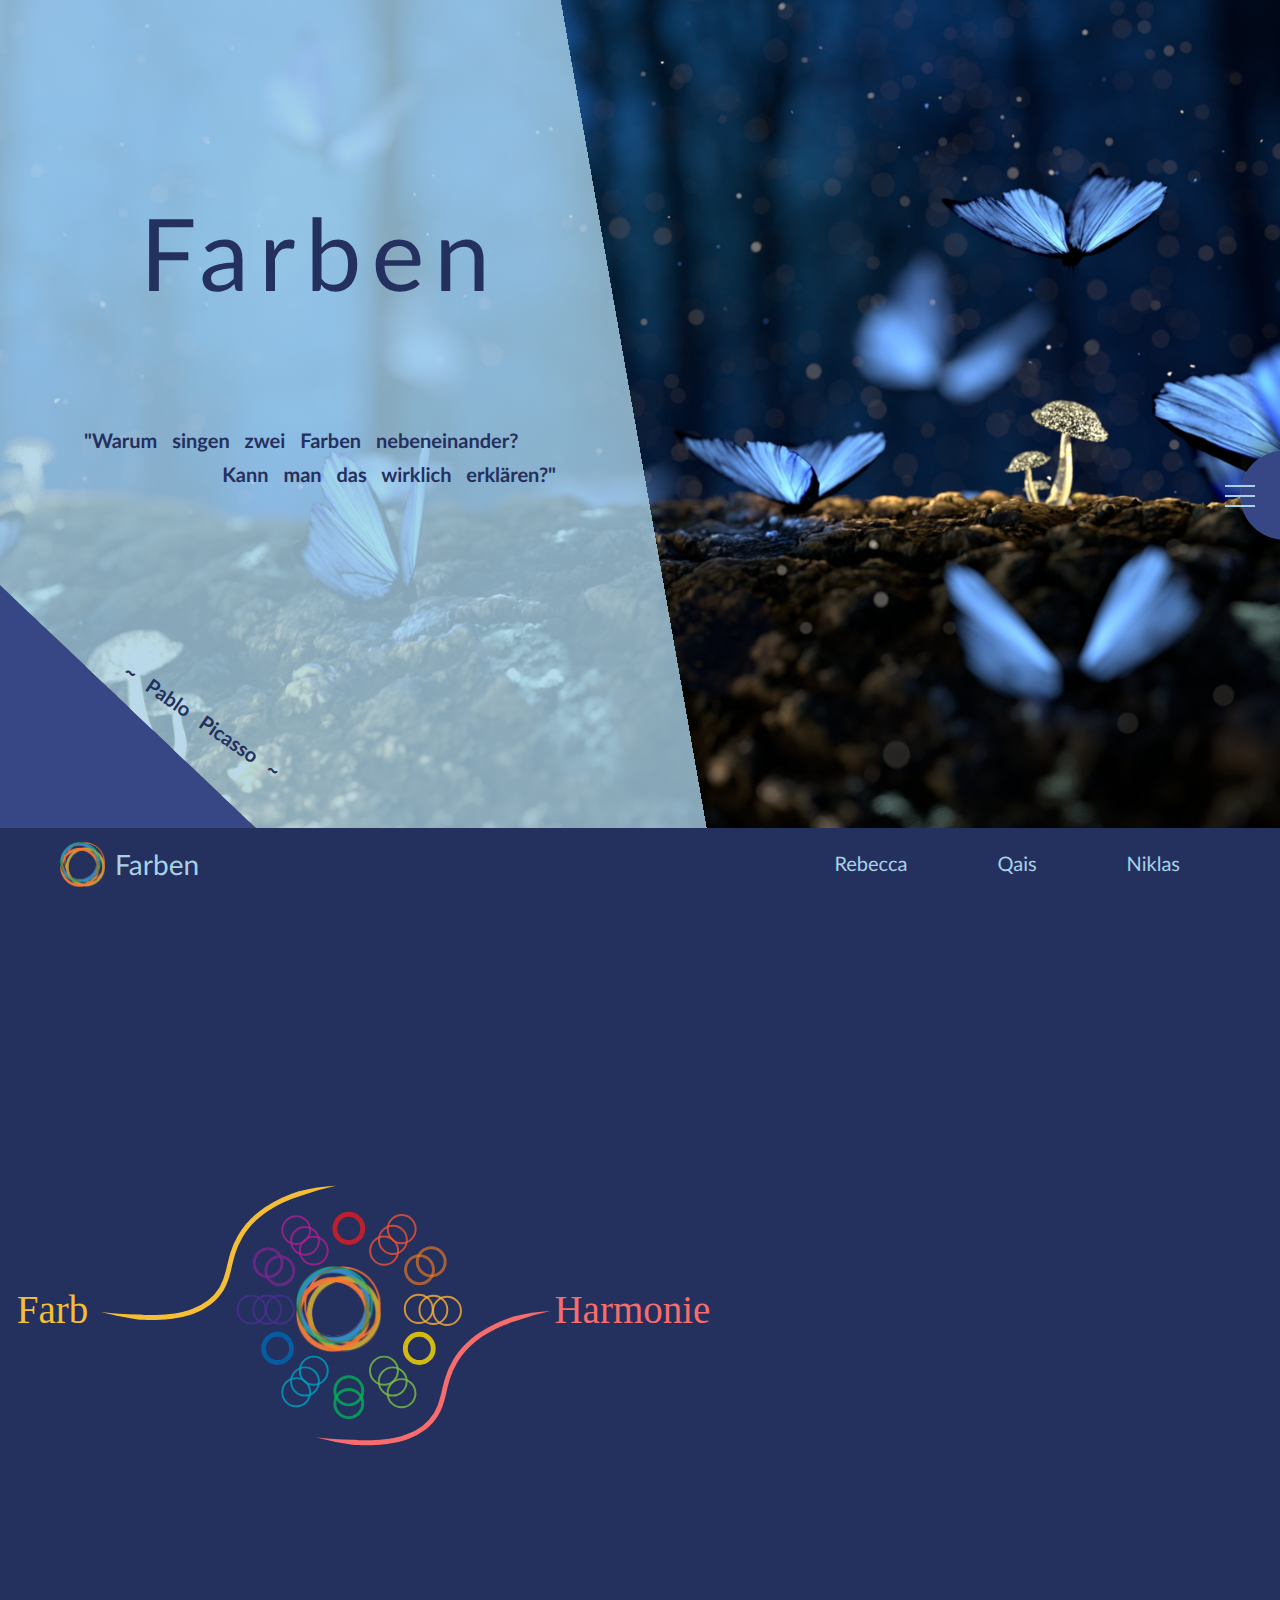
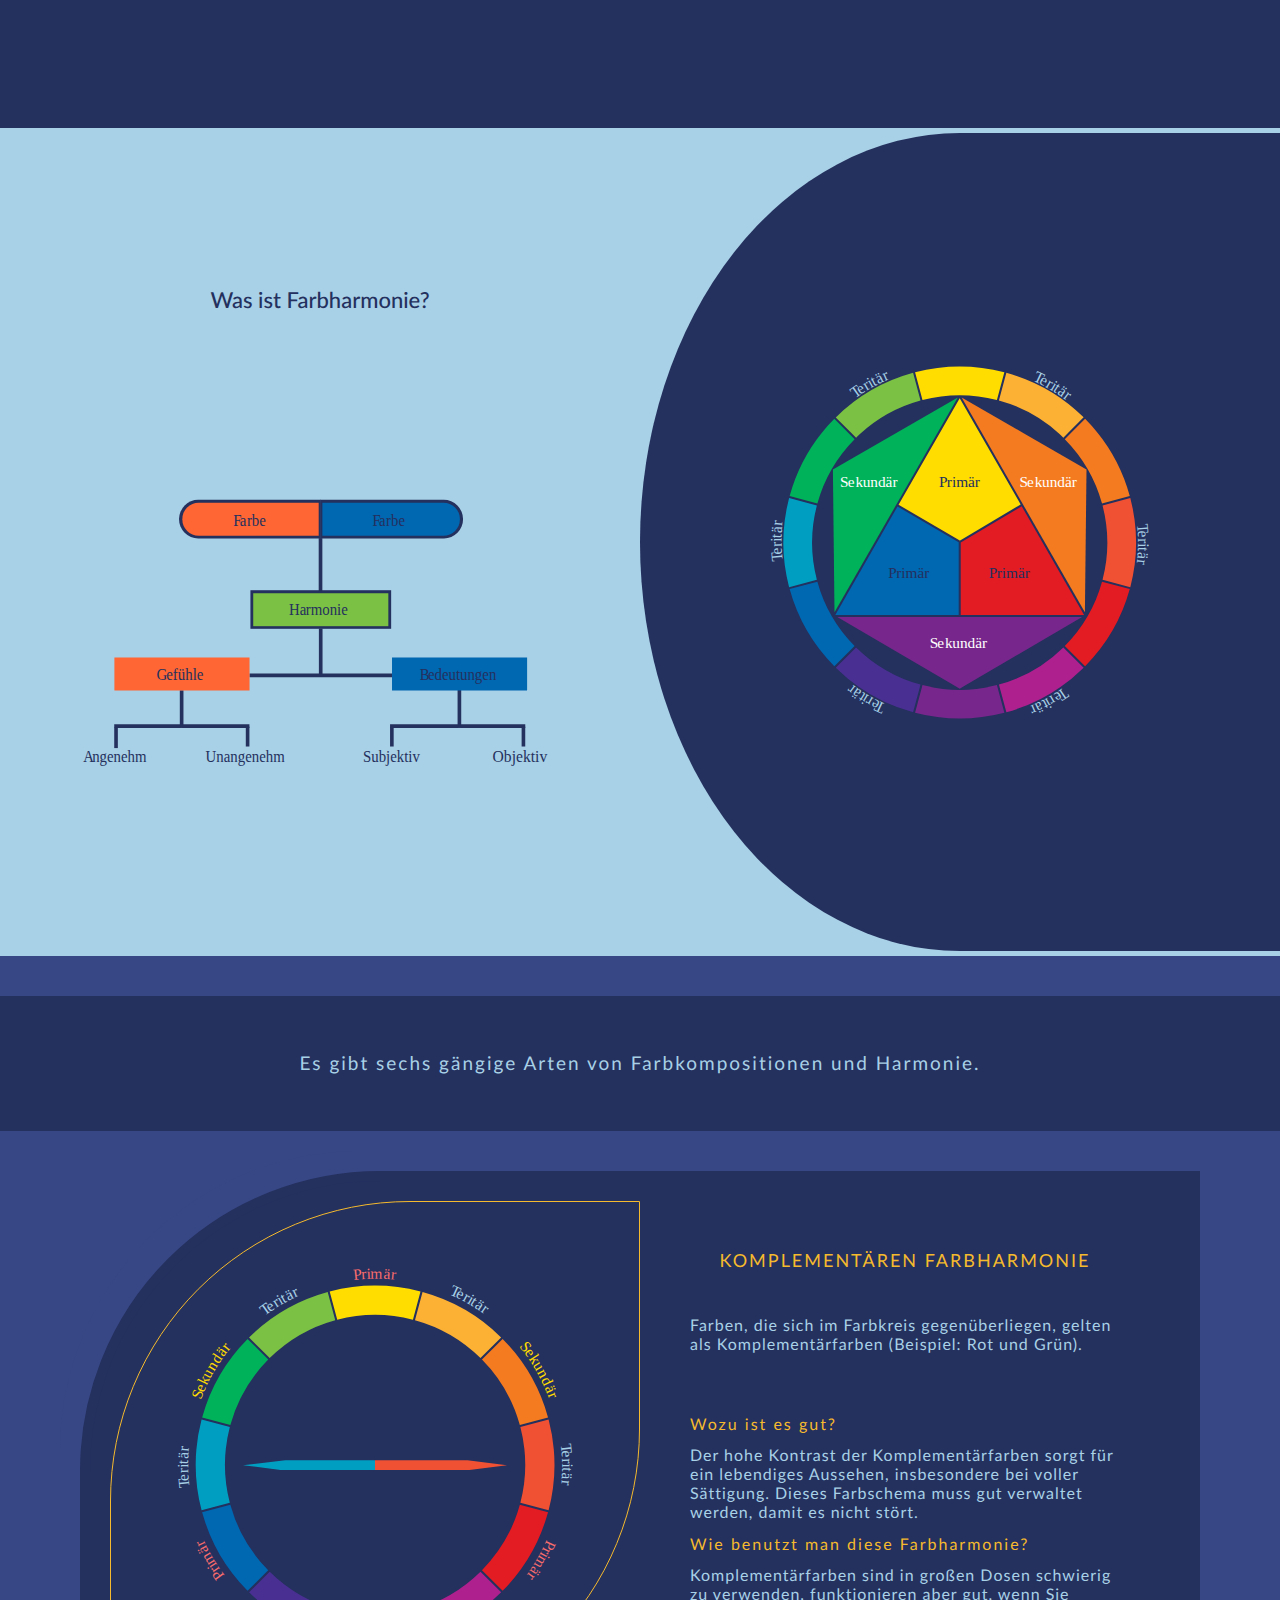
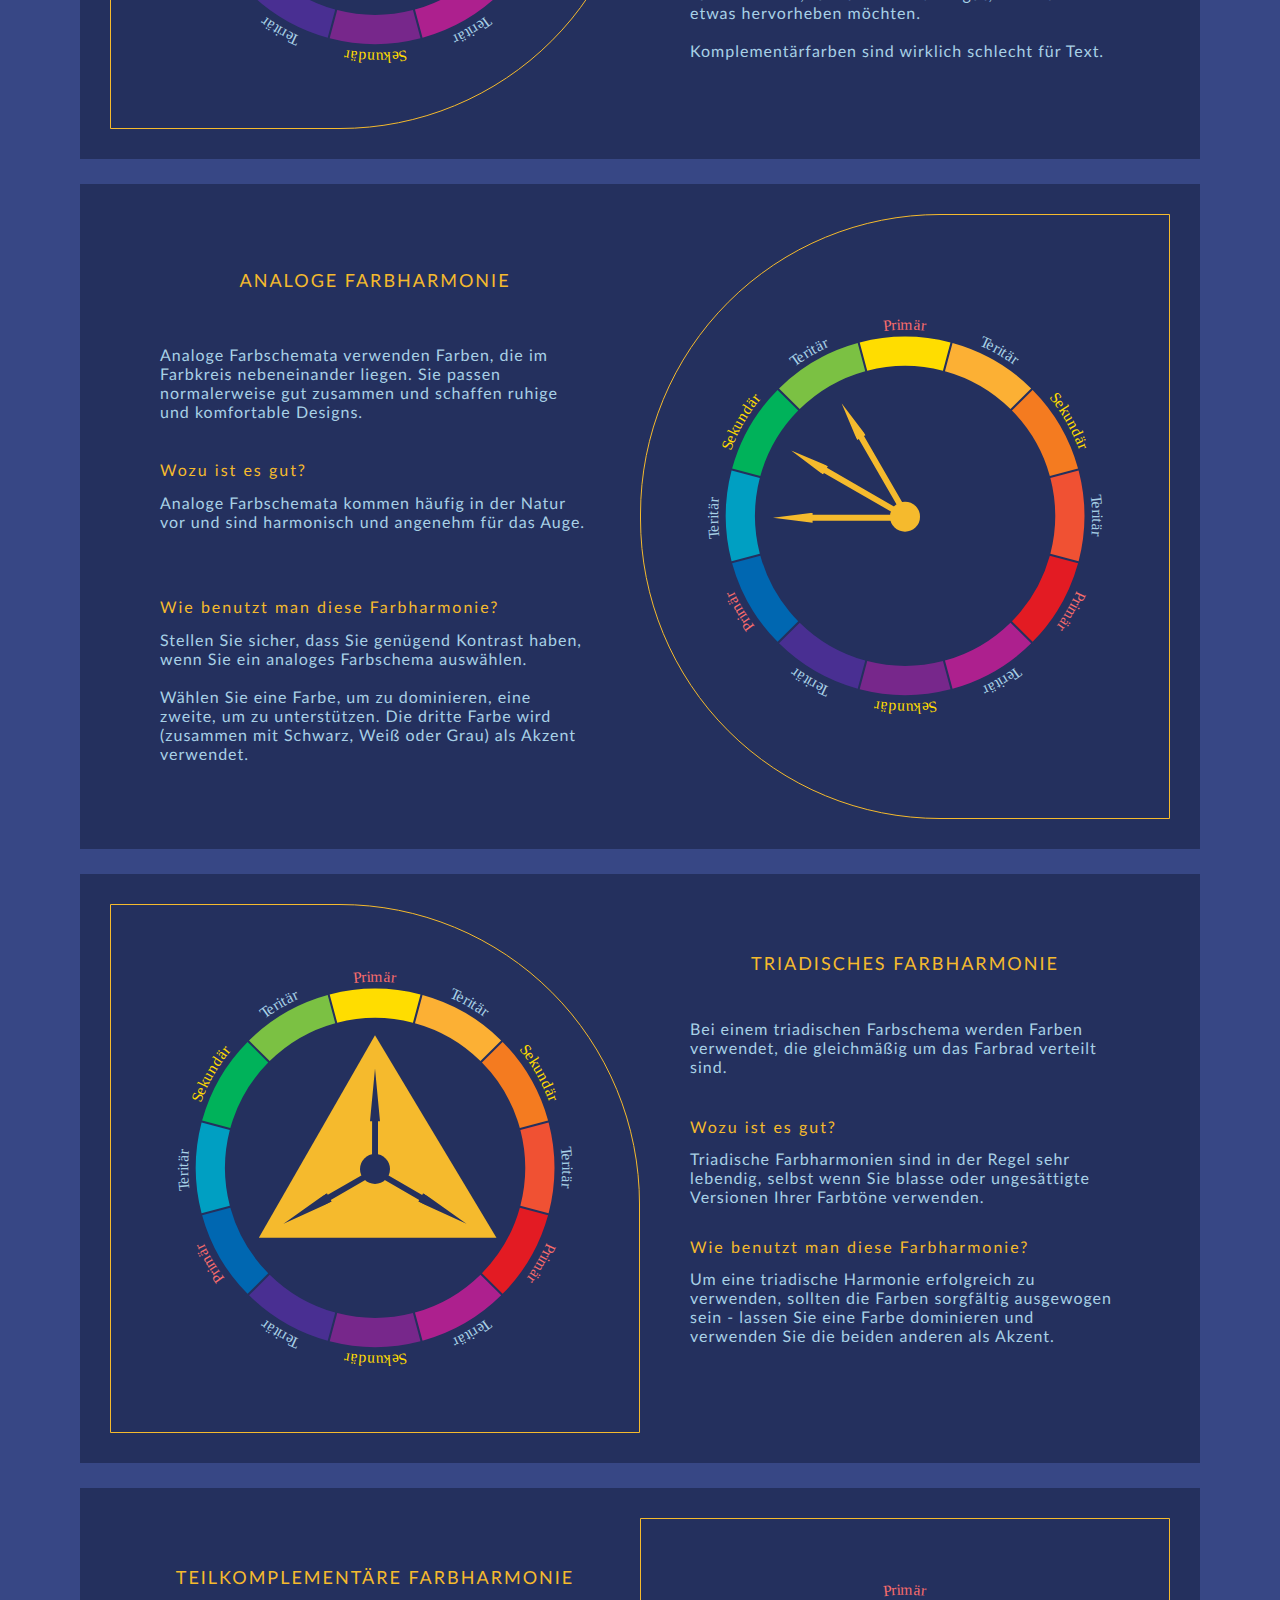
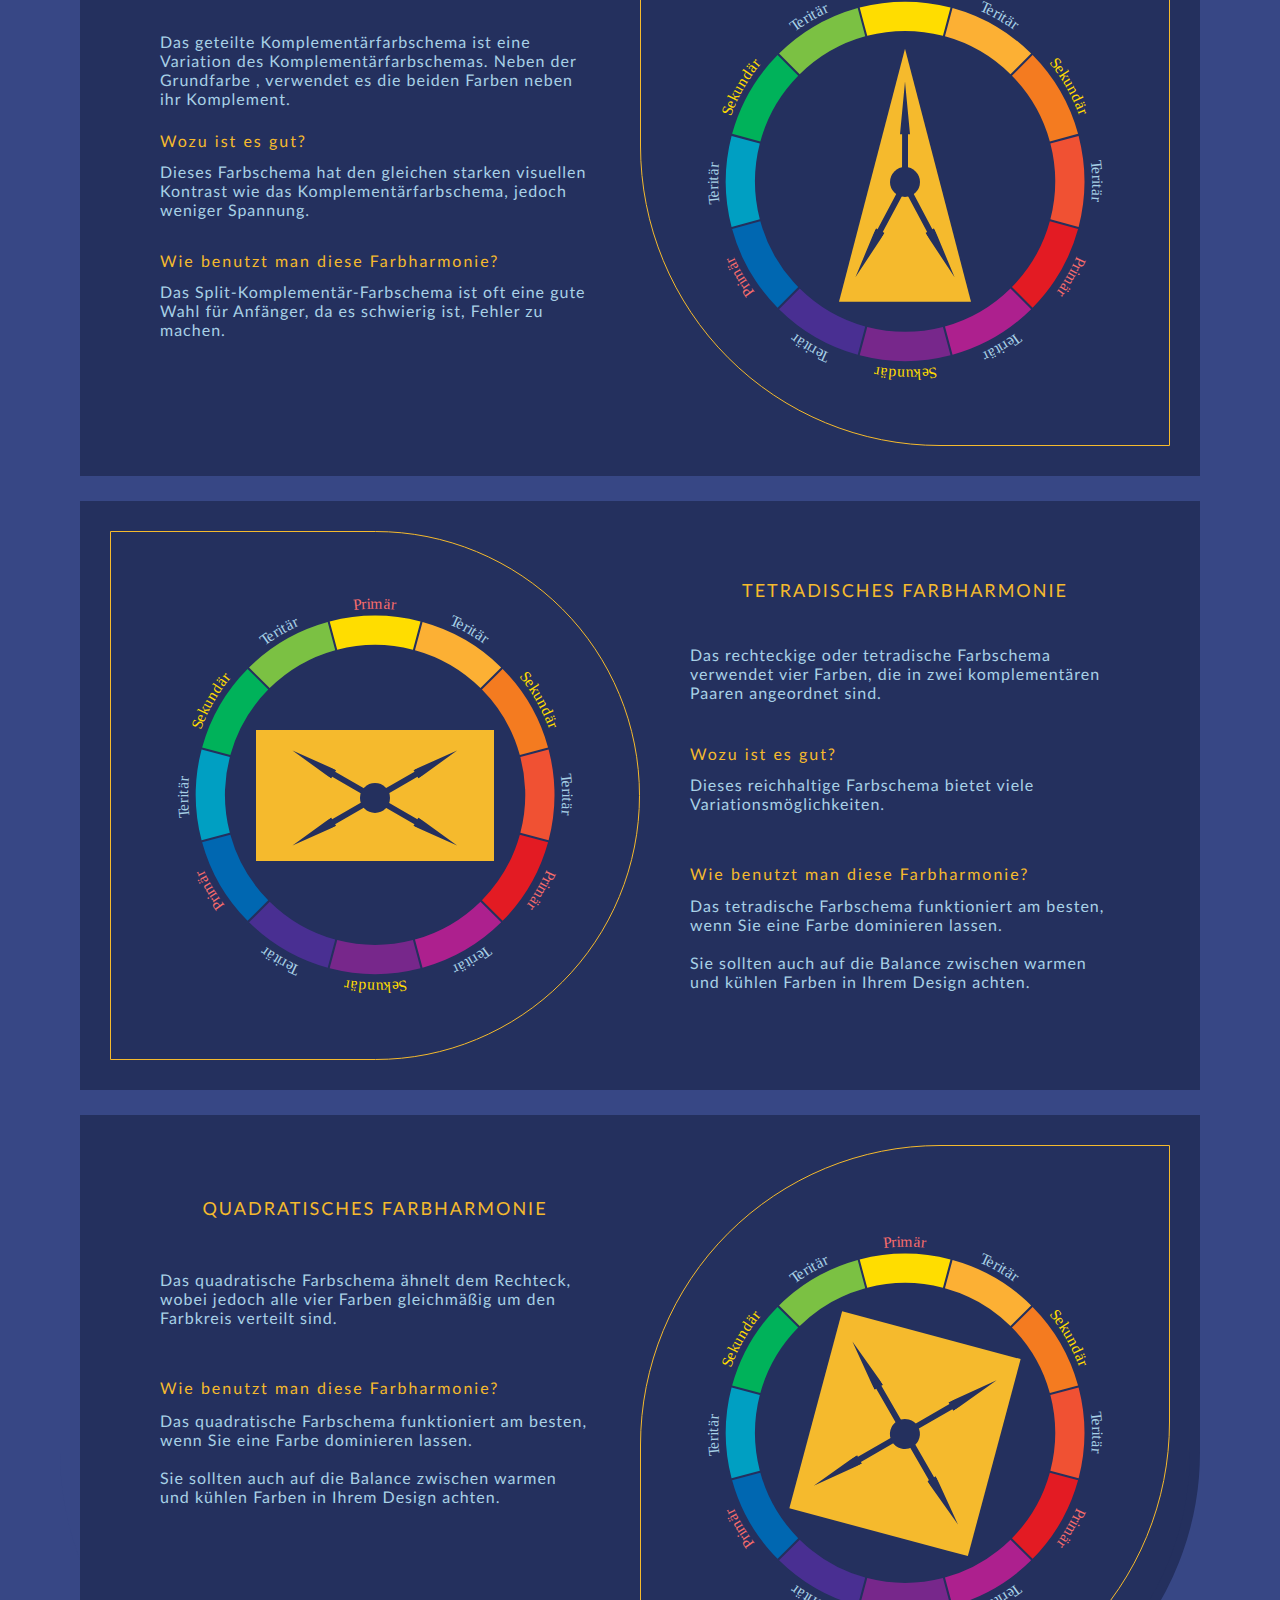
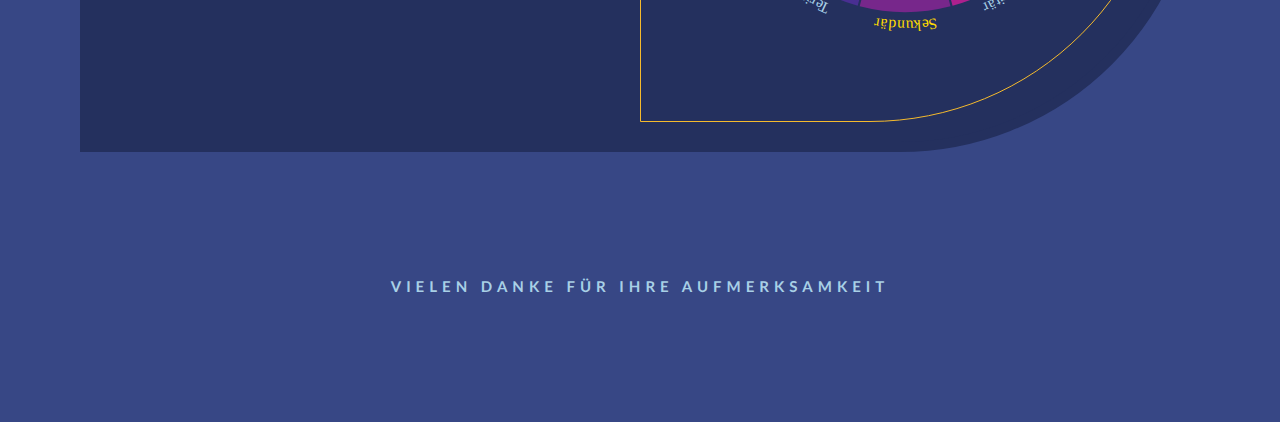
<file: pages/qais.html>
<!DOCTYPE html>
<html lang="de">

    <head>
        <meta charset= utf-8>
        <link href="../sass/main.css" rel="stylesheet">
        <link href="https://fonts.googleapis.com/css2?family=Lato:ital,wght@0,100;0,300;0,400;0,700;0,900;1,100;1,300;1,400;1,700;1,900&display=swap" rel="stylesheet">
    </head>
    <body>

        <div class="qais-container">
            
            <header class="qais-header">

                <div class="qais-header__introduction">
                    <h2 class="qais-header__introduction--title">
                        Farben
                    </h2>
                    <h3 class="qais-header__introduction--quote">
                        <span class="qais-header__introduction--quote-1">"Warum singen zwei Farben nebeneinander?</span> <span class="qais-header__introduction--quote-2">Kann man das wirklich erklären?"</span><span class="qais-header__introduction--quote-3"> ~ Pablo Picasso ~ </span>
                    <h3>
                </div>

            </header>

            <nav class="qais-nav">
                <ul class="qais-nav__list">
                    <li class="qais-nav__list--logo"><img class="qais-nav__list--logo-img" src="../sass/img/logo.png"> <span class="qais-nav__list--logo-farbe">Farben</span></li><li class="qais-nav__list--rebecca"><a class ="a-blue" href="../index.html">Rebecca</a></li> <li class="qais-nav__list--nikolas"><a class ="a-blue" href="niklas.html">Niklas</a></li> <li class="qais-nav__list--qais"><a href="qais.html" class ="a-blue" href="#">Qais</a></li>
                </ul>
            </nav>

            <div class="qais-navigation">

                <input type="checkbox" class="qais-navigation__checkbox" id="navi-toggle">

                <label for="navi-toggle" class="qais-navigation__button">
                    <div class="qais-navigation__icon"></div>
                </label>

                <div class="qais-navigation__background-1"></div>
                <div class="qais-navigation__background-2"></div>
                
                <nav class="qais-navigation__nav"> 

                    <ul class="qais-navigation__list">
    
                        <li class="qais-navigation__item"><a href="#compli" class="qais-navigation__link">KOMPLEMENTÄREN FARBSCHEMA </a></li>
                        <li class="qais-navigation__item"><a href="#analog" class="qais-navigation__link">ANALOGE FARBSCHEMA</a></li>
                        <li class="qais-navigation__item"><a href="#triad" class="qais-navigation__link">TRIADISCHES FARBSCHEMA</a></li>
                        <li class="qais-navigation__item"><a href="#teil" class="qais-navigation__link">TEILKOMPLEMENTÄRE FARBSCHEMA</a></li>
                        <li class="qais-navigation__item"><a href="#tetrad" class="qais-navigation__link">TETRADISCHES FARBSCHEMA</a></li>
                        <li class="qais-navigation__item"><a href="#quad" class="qais-navigation__link">QUADRATISCHES FARBSCHEMA</a></li>
    
                    </ul>

                </nav>

            </div>

            <section class="qais-main__introduction">

                <div class="qais-main__introduction--qais"><img class="qais-main__introduction--qais-logo" src="../sass/img/logo.png"><img class="qais-main__introduction--qais-img" src="../sass/img/colorwheel.svg"></div>
            
            </section>

            <section id="harmonie" class="qais-harmonie">

                <div class="qais-harmonie__detail">

                    <h3 class="qais-harmonie__detail--title">Was ist Farbharmonie?</h3>

                    <div class="qais-harmonie__detail--explain">

                        <img class="qais-harmonie__detail--explain-img" src="../sass/img/harmonie.svg">

                    </div>

                </div>

                <div class="qais-harmonie__wheel">
                        
                    <img class="qais-harmonie__wheel--img" src="../sass/img/colorwheel-real.svg">

                </div>
                    
            </section>

            <section class="harmonie-types">

                <h2>Es gibt sechs gängige Arten von Farbkompositionen und Harmonie.</h2>

            </section>

            <section class="qais-harmonie-types-1">

                <div id="compli" class="qais-harmonie-types-1__harmonie-1">

                    <div class="qais-harmonie-types-1__harmonie-1--wheel">
                        
                        <img class="qais-harmonie-types-1__harmonie-1--wheel-img" src="../sass/img/wheel.svg">

                        <div class="qais-harmonie-types-1__harmonie-1--wheel-clock"></div>

                    </div>

                    <div class="qais-harmonie-types-1__harmonie-1--detail">

                        <h2 class="qais-harmonie-types-1__harmonie-1--detail--h2-1">komplementären FARBHarmonie</h1>

                        <p class="qais-harmonie-types-1__harmonie-1--detail--p-1">

                            Farben, die sich im Farbkreis gegenüberliegen, gelten als Komplementärfarben (Beispiel: Rot und Grün).

                        </p>

                        <h2 class="qais-harmonie-types-1__harmonie-1--detail--h2-2">

                            Wozu ist es gut?

                        </h2>

                        <p class="qais-harmonie-types-1__harmonie-1--detail--p-2">

                            Der hohe Kontrast der Komplementärfarben sorgt für ein lebendiges Aussehen, insbesondere bei voller Sättigung. Dieses Farbschema muss gut verwaltet werden, damit es nicht stört.

                        </p>

                        <h2 class="qais-harmonie-types-1__harmonie-1--detail--h2-3">

                            Wie benutzt man diese Farbharmonie?

                        </h2>

                        <p class="qais-harmonie-types-1__harmonie-1--detail--p-3">

                            Komplementärfarben sind in großen Dosen schwierig zu verwenden, funktionieren aber gut, wenn Sie etwas hervorheben möchten.<br><br>

                            Komplementärfarben sind wirklich schlecht für Text.

                        </p>

                    </div>

                </div>

                <div id="analog" class="qais-harmonie-types-1__harmonie-2">

                    <div class="qais-harmonie-types-1__harmonie-2--wheel">

                        <img class="qais-harmonie-types-1__harmonie-2--wheel-img" src="../sass/img/wheel.svg">

                        <div class="qais-harmonie-types-1__harmonie-2--wheel-clock">

                            <div class="qais-harmonie-types-1__harmonie-2--wheel-clock-1"></div>
                            <div class="qais-harmonie-types-1__harmonie-2--wheel-clock-2"></div>
                            <div class="qais-harmonie-types-1__harmonie-2--wheel-clock-3"></div>
                            <div class="qais-harmonie-types-1__harmonie-2--wheel-clock-4"></div>

                        </div>
                        
                    </div>

                    <div class="qais-harmonie-types-1__harmonie-2--detail">

                        <h2 class="qais-harmonie-types-1__harmonie-1--detail--h2-1">Analoge Farbharmonie</h1>

                            <p class="qais-harmonie-types-1__harmonie-1--detail--p-1">
    
                                Analoge Farbschemata verwenden Farben, die im Farbkreis nebeneinander liegen. Sie passen normalerweise gut zusammen und schaffen ruhige und komfortable Designs.
    
                            </p>
    
                            <h2 class="qais-harmonie-types-1__harmonie-1--detail--h2-2">
    
                                Wozu ist es gut?
    
                            </h2>
    
                            <p class="qais-harmonie-types-1__harmonie-1--detail--p-2">
    
                                Analoge Farbschemata kommen häufig in der Natur vor und sind harmonisch und angenehm für das Auge.
    
                            </p>
    
                            <h2 class="qais-harmonie-types-1__harmonie-1--detail--h2-3">
    
                                Wie benutzt man diese Farbharmonie?
    
                            </h2>
    
                            <p class="qais-harmonie-types-1__harmonie-1--detail--p-3">
    
                                Stellen Sie sicher, dass Sie genügend Kontrast haben, wenn Sie ein analoges Farbschema auswählen.<br><br>
    
                                Wählen Sie eine Farbe, um zu dominieren, eine zweite, um zu unterstützen. Die dritte Farbe wird (zusammen mit Schwarz, Weiß oder Grau) als Akzent verwendet.
    
                            </p>

                    </div>

                </div>

                <div id="triad" class="qais-harmonie-types-1__harmonie-3">

                    <div class="qais-harmonie-types-1__harmonie-3--wheel">

                            <img class="qais-harmonie-types-1__harmonie-3--wheel-img" src="../sass/img/wheel.svg">
    
                            <div class="qais-harmonie-types-1__harmonie-3--wheel-clock">

                                <div class="qais-harmonie-types-1__harmonie-3--wheel-clock-1"></div>
                                <div class="qais-harmonie-types-1__harmonie-3--wheel-clock-2"></div>
                                <div class="qais-harmonie-types-1__harmonie-3--wheel-clock-3"></div>
                                <div class="qais-harmonie-types-1__harmonie-3--wheel-clock-4"></div>

                            </div>

                    </div>

                    <div class="qais-harmonie-types-1__harmonie-3--detail">

                        <h2 class="qais-harmonie-types-1__harmonie-1--detail--h2-1">Triadisches farbharmonie</h1>

                            <p class="qais-harmonie-types-1__harmonie-1--detail--p-1">
    
                                Bei einem triadischen Farbschema werden Farben verwendet, die gleichmäßig um das Farbrad verteilt sind.
    
                            </p>
    
                            <h2 class="qais-harmonie-types-1__harmonie-1--detail--h2-2">
    
                                Wozu ist es gut?
    
                            </h2>
    
                            <p class="qais-harmonie-types-1__harmonie-1--detail--p-2">
    
                                Triadische Farbharmonien sind in der Regel sehr lebendig, selbst wenn Sie blasse oder ungesättigte Versionen Ihrer Farbtöne verwenden.
    
                            </p>
    
                            <h2 class="qais-harmonie-types-1__harmonie-1--detail--h2-3">
    
                                Wie benutzt man diese Farbharmonie?
    
                            </h2>
    
                            <p class="qais-harmonie-types-1__harmonie-1--detail--p-3">
    
                                Um eine triadische Harmonie erfolgreich zu verwenden, sollten die Farben sorgfältig ausgewogen sein - lassen Sie eine Farbe dominieren und verwenden Sie die beiden anderen als Akzent.
    
                            </p>

                    </div>

                </div>

                <div id="teil" class="qais-harmonie-types-1__harmonie-4">

                    <div class="qais-harmonie-types-1__harmonie-4--wheel">

                            <img class="qais-harmonie-types-1__harmonie-4--wheel-img" src="../sass/img/wheel.svg">
    
                            <div class="qais-harmonie-types-1__harmonie-4--wheel-clock">

                                <div class="qais-harmonie-types-1__harmonie-4--wheel-clock-1"></div>
                                <div class="qais-harmonie-types-1__harmonie-4--wheel-clock-2"></div>
                                <div class="qais-harmonie-types-1__harmonie-4--wheel-clock-3"></div>
                                <div class="qais-harmonie-types-1__harmonie-4--wheel-clock-4"></div>

                            </div>

                    </div>

                    <div class="qais-harmonie-types-1__harmonie-4--detail">

                        <h2 class="qais-harmonie-types-1__harmonie-4--detail--h2-1">Teilkomplementäre Farbharmonie</h1>

                            <p class="qais-harmonie-types-1__harmonie-4--detail--p-1">
    
                                Das geteilte Komplementärfarbschema ist eine Variation des Komplementärfarbschemas. Neben der Grundfarbe , verwendet es die beiden Farben neben ihr Komplement.
    
                            </p>
    
                            <h2 class="qais-harmonie-types-1__harmonie-4--detail--h2-2">
    
                                Wozu ist es gut?
    
                            </h2>
    
                            <p class="qais-harmonie-types-1__harmonie-4--detail--p-2">
    
                                Dieses Farbschema hat den gleichen starken visuellen Kontrast wie das Komplementärfarbschema, jedoch weniger Spannung.
    
                            </p>
    
                            <h2 class="qais-harmonie-types-1__harmonie-4--detail--h2-3">
    
                                Wie benutzt man diese Farbharmonie?
    
                            </h2>
    
                            <p class="qais-harmonie-types-1__harmonie-4--detail--p-3">
    
                                Das Split-Komplementär-Farbschema ist oft eine gute Wahl für Anfänger, da es schwierig ist, Fehler zu machen.
    
                            </p>

                    </div>

                </div>

            <div id="tetrad" class="qais-harmonie-types-1__harmonie-5">

                <div class="qais-harmonie-types-1__harmonie-5--wheel">

                        <img class="qais-harmonie-types-1__harmonie-5--wheel-img" src="../sass/img/wheel.svg">

                        <div class="qais-harmonie-types-1__harmonie-5--wheel-clock">

                            <div class="qais-harmonie-types-1__harmonie-5--wheel-clock-1"></div>
                            <div class="qais-harmonie-types-1__harmonie-5--wheel-clock-2"></div>
                            <div class="qais-harmonie-types-1__harmonie-5--wheel-clock-3"></div>
                            <div class="qais-harmonie-types-1__harmonie-5--wheel-clock-4"></div>
                            <div class="qais-harmonie-types-1__harmonie-5--wheel-clock-5"></div>

                        </div>

                </div>

                <div class="qais-harmonie-types-1__harmonie-5--detail">

                    <h2 class="qais-harmonie-types-1__harmonie-4--detail--h2-1">Tetradisches Farbharmonie</h1>

                        <p class="qais-harmonie-types-1__harmonie-4--detail--p-1">

                            Das rechteckige oder tetradische Farbschema verwendet vier Farben, die in zwei komplementären Paaren angeordnet sind.

                        </p>

                        <h2 class="qais-harmonie-types-1__harmonie-4--detail--h2-2">

                            Wozu ist es gut?

                        </h2>

                        <p class="qais-harmonie-types-1__harmonie-4--detail--p-2">

                            Dieses reichhaltige Farbschema bietet viele Variationsmöglichkeiten.

                        </p>

                        <h2 class="qais-harmonie-types-1__harmonie-4--detail--h2-3">

                            Wie benutzt man diese Farbharmonie?

                        </h2>

                        <p class="qais-harmonie-types-1__harmonie-4--detail--p-3">

                            Das tetradische Farbschema funktioniert am besten, wenn Sie eine Farbe dominieren lassen.<br><br>

                            Sie sollten auch auf die Balance zwischen warmen und kühlen Farben in Ihrem Design achten.

                        </p>

                </div>

            </div>

        <div id="quad" class="qais-harmonie-types-1__harmonie-6">

            <div class="qais-harmonie-types-1__harmonie-6--wheel">

                    <img class="qais-harmonie-types-1__harmonie-6--wheel-img" src="../sass/img/wheel.svg">

                    <div class="qais-harmonie-types-1__harmonie-6--wheel-clock">

                        <div class="qais-harmonie-types-1__harmonie-6--wheel-clock-1"></div>
                        <div class="qais-harmonie-types-1__harmonie-6--wheel-clock-2"></div>
                        <div class="qais-harmonie-types-1__harmonie-6--wheel-clock-3"></div>
                        <div class="qais-harmonie-types-1__harmonie-6--wheel-clock-5"></div>
                        <div class="qais-harmonie-types-1__harmonie-6--wheel-clock-4"></div>

                    </div>

            </div>

            <div class="qais-harmonie-types-1__harmonie-6--detail">

                <h2 class="qais-harmonie-types-1__harmonie-4--detail--h2-1">Quadratisches Farbharmonie</h1>

                    <p class="qais-harmonie-types-1__harmonie-4--detail--p-1">

                        Das quadratische Farbschema ähnelt dem Rechteck, wobei jedoch alle vier Farben gleichmäßig um den Farbkreis verteilt sind.

                    </p>

                    <h2 class="qais-harmonie-types-1__harmonie-4--detail--h2-2">

                        Wie benutzt man diese Farbharmonie?

                    </h2>

                    <p class="qais-harmonie-types-1__harmonie-4--detail--p-2">

                        Das quadratische Farbschema funktioniert am besten, wenn Sie eine Farbe dominieren lassen.<br><br>

                        Sie sollten auch auf die Balance zwischen warmen und kühlen Farben in Ihrem Design achten.

                    </p>

                </div>

            </div>

            </section>

            <section class="end-qais">

                <h2>Vielen Danke für Ihre Aufmerksamkeit </h2>

           </section>
            
        </div>

    </body>
    
</html>
</file>
<file: sass/main.css>
@-webkit-keyframes logo-infinity {
  from {
    -webkit-transform: rotateZ(0) translateZ(0);
            transform: rotateZ(0) translateZ(0);
  }
  to {
    -webkit-transform: rotateZ(360deg) translateZ(0);
            transform: rotateZ(360deg) translateZ(0);
  }
}

@keyframes logo-infinity {
  from {
    -webkit-transform: rotateZ(0) translateZ(0);
            transform: rotateZ(0) translateZ(0);
  }
  to {
    -webkit-transform: rotateZ(360deg) translateZ(0);
            transform: rotateZ(360deg) translateZ(0);
  }
}

@-webkit-keyframes logo-infinity-2 {
  0% {
    -webkit-transform: rotateZ(0);
            transform: rotateZ(0);
  }
  25% {
    -webkit-transform: rotateZ(180deg);
            transform: rotateZ(180deg);
  }
  50% {
    -webkit-transform: rotateZ(180deg);
            transform: rotateZ(180deg);
  }
  75% {
    -webkit-transform: rotateZ(360deg);
            transform: rotateZ(360deg);
  }
  100% {
    -webkit-transform: rotateZ(360deg);
            transform: rotateZ(360deg);
  }
}

@keyframes logo-infinity-2 {
  0% {
    -webkit-transform: rotateZ(0);
            transform: rotateZ(0);
  }
  25% {
    -webkit-transform: rotateZ(180deg);
            transform: rotateZ(180deg);
  }
  50% {
    -webkit-transform: rotateZ(180deg);
            transform: rotateZ(180deg);
  }
  75% {
    -webkit-transform: rotateZ(360deg);
            transform: rotateZ(360deg);
  }
  100% {
    -webkit-transform: rotateZ(360deg);
            transform: rotateZ(360deg);
  }
}

@-webkit-keyframes clock {
  0% {
    background-image: -webkit-gradient(linear, left top, right top, color-stop(50%, #009FC2), color-stop(50%, #F05133));
    background-image: linear-gradient(to right, #009FC2 50%, #F05133 50%);
  }
  1%, 15% {
    -webkit-transform: rotateZ(30deg);
            transform: rotateZ(30deg);
    background-image: -webkit-gradient(linear, left top, right top, color-stop(50%, #00B25A), color-stop(50%, #E31B23));
    background-image: linear-gradient(to right, #00B25A 50%, #E31B23 50%);
  }
  16% {
    -webkit-transform: rotateZ(30deg);
            transform: rotateZ(30deg);
    background-image: -webkit-gradient(linear, left top, right top, color-stop(50%, #00B25A), color-stop(50%, #E31B23));
    background-image: linear-gradient(to right, #00B25A 50%, #E31B23 50%);
  }
  17%, 32% {
    -webkit-transform: rotateZ(60deg);
            transform: rotateZ(60deg);
    background-image: -webkit-gradient(linear, left top, right top, color-stop(50%, #7BC143), color-stop(50%, #AD208E));
    background-image: linear-gradient(to right, #7BC143 50%, #AD208E 50%);
  }
  33% {
    -webkit-transform: rotateZ(60deg);
            transform: rotateZ(60deg);
    background-image: -webkit-gradient(linear, left top, right top, color-stop(50%, #7BC143), color-stop(50%, #AD208E));
    background-image: linear-gradient(to right, #7BC143 50%, #AD208E 50%);
  }
  34%, 48% {
    -webkit-transform: rotateZ(90deg);
            transform: rotateZ(90deg);
    background-image: -webkit-gradient(linear, left top, right top, color-stop(50%, #FFDD00), color-stop(50%, #77278B));
    background-image: linear-gradient(to right, #FFDD00 50%, #77278B 50%);
  }
  49% {
    -webkit-transform: rotateZ(90deg);
            transform: rotateZ(90deg);
    background-image: -webkit-gradient(linear, left top, right top, color-stop(50%, #FFDD00), color-stop(50%, #77278B));
    background-image: linear-gradient(to right, #FFDD00 50%, #77278B 50%);
  }
  50%, 65% {
    -webkit-transform: rotateZ(120deg);
            transform: rotateZ(120deg);
    background-image: -webkit-gradient(linear, right top, left top, color-stop(50%, #492F92), color-stop(50%, #FCB034));
    background-image: linear-gradient(to left, #492F92 50%, #FCB034 50%);
  }
  66% {
    -webkit-transform: rotateZ(120deg);
            transform: rotateZ(120deg);
    background-image: -webkit-gradient(linear, right top, left top, color-stop(50%, #492F92), color-stop(50%, #FCB034));
    background-image: linear-gradient(to left, #492F92 50%, #FCB034 50%);
  }
  67%, 82% {
    -webkit-transform: rotateZ(150deg);
            transform: rotateZ(150deg);
    background-image: -webkit-gradient(linear, right top, left top, color-stop(50%, #0067B1), color-stop(50%, #F47B20));
    background-image: linear-gradient(to left, #0067B1 50%, #F47B20 50%);
  }
  83% {
    -webkit-transform: rotateZ(150deg);
            transform: rotateZ(150deg);
    background-image: -webkit-gradient(linear, right top, left top, color-stop(50%, #0067B1), color-stop(50%, #F47B20));
    background-image: linear-gradient(to left, #0067B1 50%, #F47B20 50%);
  }
  84%, 99% {
    -webkit-transform: rotateZ(180deg);
            transform: rotateZ(180deg);
    background-image: -webkit-gradient(linear, right top, left top, color-stop(50%, #009FC2), color-stop(50%, #F05133));
    background-image: linear-gradient(to left, #009FC2 50%, #F05133 50%);
  }
  100% {
    -webkit-transform: rotateZ(180deg);
            transform: rotateZ(180deg);
    background-image: -webkit-gradient(linear, right top, left top, color-stop(50%, #009FC2), color-stop(50%, #F05133));
    background-image: linear-gradient(to left, #009FC2 50%, #F05133 50%);
  }
}

@keyframes clock {
  0% {
    background-image: -webkit-gradient(linear, left top, right top, color-stop(50%, #009FC2), color-stop(50%, #F05133));
    background-image: linear-gradient(to right, #009FC2 50%, #F05133 50%);
  }
  1%, 15% {
    -webkit-transform: rotateZ(30deg);
            transform: rotateZ(30deg);
    background-image: -webkit-gradient(linear, left top, right top, color-stop(50%, #00B25A), color-stop(50%, #E31B23));
    background-image: linear-gradient(to right, #00B25A 50%, #E31B23 50%);
  }
  16% {
    -webkit-transform: rotateZ(30deg);
            transform: rotateZ(30deg);
    background-image: -webkit-gradient(linear, left top, right top, color-stop(50%, #00B25A), color-stop(50%, #E31B23));
    background-image: linear-gradient(to right, #00B25A 50%, #E31B23 50%);
  }
  17%, 32% {
    -webkit-transform: rotateZ(60deg);
            transform: rotateZ(60deg);
    background-image: -webkit-gradient(linear, left top, right top, color-stop(50%, #7BC143), color-stop(50%, #AD208E));
    background-image: linear-gradient(to right, #7BC143 50%, #AD208E 50%);
  }
  33% {
    -webkit-transform: rotateZ(60deg);
            transform: rotateZ(60deg);
    background-image: -webkit-gradient(linear, left top, right top, color-stop(50%, #7BC143), color-stop(50%, #AD208E));
    background-image: linear-gradient(to right, #7BC143 50%, #AD208E 50%);
  }
  34%, 48% {
    -webkit-transform: rotateZ(90deg);
            transform: rotateZ(90deg);
    background-image: -webkit-gradient(linear, left top, right top, color-stop(50%, #FFDD00), color-stop(50%, #77278B));
    background-image: linear-gradient(to right, #FFDD00 50%, #77278B 50%);
  }
  49% {
    -webkit-transform: rotateZ(90deg);
            transform: rotateZ(90deg);
    background-image: -webkit-gradient(linear, left top, right top, color-stop(50%, #FFDD00), color-stop(50%, #77278B));
    background-image: linear-gradient(to right, #FFDD00 50%, #77278B 50%);
  }
  50%, 65% {
    -webkit-transform: rotateZ(120deg);
            transform: rotateZ(120deg);
    background-image: -webkit-gradient(linear, right top, left top, color-stop(50%, #492F92), color-stop(50%, #FCB034));
    background-image: linear-gradient(to left, #492F92 50%, #FCB034 50%);
  }
  66% {
    -webkit-transform: rotateZ(120deg);
            transform: rotateZ(120deg);
    background-image: -webkit-gradient(linear, right top, left top, color-stop(50%, #492F92), color-stop(50%, #FCB034));
    background-image: linear-gradient(to left, #492F92 50%, #FCB034 50%);
  }
  67%, 82% {
    -webkit-transform: rotateZ(150deg);
            transform: rotateZ(150deg);
    background-image: -webkit-gradient(linear, right top, left top, color-stop(50%, #0067B1), color-stop(50%, #F47B20));
    background-image: linear-gradient(to left, #0067B1 50%, #F47B20 50%);
  }
  83% {
    -webkit-transform: rotateZ(150deg);
            transform: rotateZ(150deg);
    background-image: -webkit-gradient(linear, right top, left top, color-stop(50%, #0067B1), color-stop(50%, #F47B20));
    background-image: linear-gradient(to left, #0067B1 50%, #F47B20 50%);
  }
  84%, 99% {
    -webkit-transform: rotateZ(180deg);
            transform: rotateZ(180deg);
    background-image: -webkit-gradient(linear, right top, left top, color-stop(50%, #009FC2), color-stop(50%, #F05133));
    background-image: linear-gradient(to left, #009FC2 50%, #F05133 50%);
  }
  100% {
    -webkit-transform: rotateZ(180deg);
            transform: rotateZ(180deg);
    background-image: -webkit-gradient(linear, right top, left top, color-stop(50%, #009FC2), color-stop(50%, #F05133));
    background-image: linear-gradient(to left, #009FC2 50%, #F05133 50%);
  }
}

@-webkit-keyframes clock-new {
  0% {
  }
  1%, 6% {
    -webkit-transform: rotateZ(30deg);
            transform: rotateZ(30deg);
  }
  7% {
    -webkit-transform: rotateZ(30deg);
            transform: rotateZ(30deg);
  }
  8%, 13% {
    -webkit-transform: rotateZ(60deg);
            transform: rotateZ(60deg);
  }
  14% {
    -webkit-transform: rotateZ(60deg);
            transform: rotateZ(60deg);
  }
  15%, 20% {
    -webkit-transform: rotateZ(90deg);
            transform: rotateZ(90deg);
  }
  21% {
    -webkit-transform: rotateZ(90deg);
            transform: rotateZ(90deg);
  }
  22%, 27% {
    -webkit-transform: rotateZ(120deg);
            transform: rotateZ(120deg);
  }
  28% {
    -webkit-transform: rotateZ(120deg);
            transform: rotateZ(120deg);
  }
  29%, 34% {
    -webkit-transform: rotateZ(150deg);
            transform: rotateZ(150deg);
  }
  35% {
    -webkit-transform: rotateZ(150deg);
            transform: rotateZ(150deg);
  }
  36%, 41% {
    -webkit-transform: rotateZ(180deg);
            transform: rotateZ(180deg);
  }
  42% {
    -webkit-transform: rotateZ(180deg);
            transform: rotateZ(180deg);
  }
  43%, 48% {
    -webkit-transform: rotateZ(210deg);
            transform: rotateZ(210deg);
  }
  49% {
    -webkit-transform: rotateZ(210deg);
            transform: rotateZ(210deg);
  }
  50%, 55% {
    -webkit-transform: rotateZ(240deg);
            transform: rotateZ(240deg);
  }
  56% {
    -webkit-transform: rotateZ(240deg);
            transform: rotateZ(240deg);
  }
  57%, 62% {
    -webkit-transform: rotateZ(270deg);
            transform: rotateZ(270deg);
  }
  63% {
    -webkit-transform: rotateZ(270deg);
            transform: rotateZ(270deg);
  }
  64%, 69% {
    -webkit-transform: rotateZ(300deg);
            transform: rotateZ(300deg);
  }
  70% {
    -webkit-transform: rotateZ(300deg);
            transform: rotateZ(300deg);
  }
  71%, 76% {
    -webkit-transform: rotateZ(330deg);
            transform: rotateZ(330deg);
  }
  77% {
    -webkit-transform: rotateZ(330deg);
            transform: rotateZ(330deg);
  }
  78%, 83% {
    -webkit-transform: rotateZ(360deg);
            transform: rotateZ(360deg);
  }
  84% {
    -webkit-transform: rotateZ(360deg);
            transform: rotateZ(360deg);
  }
}

@keyframes clock-new {
  0% {
  }
  1%, 6% {
    -webkit-transform: rotateZ(30deg);
            transform: rotateZ(30deg);
  }
  7% {
    -webkit-transform: rotateZ(30deg);
            transform: rotateZ(30deg);
  }
  8%, 13% {
    -webkit-transform: rotateZ(60deg);
            transform: rotateZ(60deg);
  }
  14% {
    -webkit-transform: rotateZ(60deg);
            transform: rotateZ(60deg);
  }
  15%, 20% {
    -webkit-transform: rotateZ(90deg);
            transform: rotateZ(90deg);
  }
  21% {
    -webkit-transform: rotateZ(90deg);
            transform: rotateZ(90deg);
  }
  22%, 27% {
    -webkit-transform: rotateZ(120deg);
            transform: rotateZ(120deg);
  }
  28% {
    -webkit-transform: rotateZ(120deg);
            transform: rotateZ(120deg);
  }
  29%, 34% {
    -webkit-transform: rotateZ(150deg);
            transform: rotateZ(150deg);
  }
  35% {
    -webkit-transform: rotateZ(150deg);
            transform: rotateZ(150deg);
  }
  36%, 41% {
    -webkit-transform: rotateZ(180deg);
            transform: rotateZ(180deg);
  }
  42% {
    -webkit-transform: rotateZ(180deg);
            transform: rotateZ(180deg);
  }
  43%, 48% {
    -webkit-transform: rotateZ(210deg);
            transform: rotateZ(210deg);
  }
  49% {
    -webkit-transform: rotateZ(210deg);
            transform: rotateZ(210deg);
  }
  50%, 55% {
    -webkit-transform: rotateZ(240deg);
            transform: rotateZ(240deg);
  }
  56% {
    -webkit-transform: rotateZ(240deg);
            transform: rotateZ(240deg);
  }
  57%, 62% {
    -webkit-transform: rotateZ(270deg);
            transform: rotateZ(270deg);
  }
  63% {
    -webkit-transform: rotateZ(270deg);
            transform: rotateZ(270deg);
  }
  64%, 69% {
    -webkit-transform: rotateZ(300deg);
            transform: rotateZ(300deg);
  }
  70% {
    -webkit-transform: rotateZ(300deg);
            transform: rotateZ(300deg);
  }
  71%, 76% {
    -webkit-transform: rotateZ(330deg);
            transform: rotateZ(330deg);
  }
  77% {
    -webkit-transform: rotateZ(330deg);
            transform: rotateZ(330deg);
  }
  78%, 83% {
    -webkit-transform: rotateZ(360deg);
            transform: rotateZ(360deg);
  }
  84% {
    -webkit-transform: rotateZ(360deg);
            transform: rotateZ(360deg);
  }
}

@-webkit-keyframes clock-new-1 {
  0% {
  }
  1%, 15% {
    -webkit-transform: rotateZ(30deg);
            transform: rotateZ(30deg);
  }
  16% {
    -webkit-transform: rotateZ(30deg);
            transform: rotateZ(30deg);
  }
  17%, 32% {
    -webkit-transform: rotateZ(60deg);
            transform: rotateZ(60deg);
  }
  33% {
    -webkit-transform: rotateZ(60deg);
            transform: rotateZ(60deg);
  }
  34%, 48% {
    -webkit-transform: rotateZ(90deg);
            transform: rotateZ(90deg);
  }
  49% {
    -webkit-transform: rotateZ(90deg);
            transform: rotateZ(90deg);
  }
  50%, 65% {
    -webkit-transform: rotateZ(120deg);
            transform: rotateZ(120deg);
  }
  66% {
    -webkit-transform: rotateZ(120deg);
            transform: rotateZ(120deg);
  }
  67%, 82% {
    -webkit-transform: rotateZ(150deg);
            transform: rotateZ(150deg);
  }
  83% {
    -webkit-transform: rotateZ(150deg);
            transform: rotateZ(150deg);
  }
  84%, 99% {
    -webkit-transform: rotateZ(180deg);
            transform: rotateZ(180deg);
  }
  100% {
    -webkit-transform: rotateZ(180deg);
            transform: rotateZ(180deg);
  }
}

@keyframes clock-new-1 {
  0% {
  }
  1%, 15% {
    -webkit-transform: rotateZ(30deg);
            transform: rotateZ(30deg);
  }
  16% {
    -webkit-transform: rotateZ(30deg);
            transform: rotateZ(30deg);
  }
  17%, 32% {
    -webkit-transform: rotateZ(60deg);
            transform: rotateZ(60deg);
  }
  33% {
    -webkit-transform: rotateZ(60deg);
            transform: rotateZ(60deg);
  }
  34%, 48% {
    -webkit-transform: rotateZ(90deg);
            transform: rotateZ(90deg);
  }
  49% {
    -webkit-transform: rotateZ(90deg);
            transform: rotateZ(90deg);
  }
  50%, 65% {
    -webkit-transform: rotateZ(120deg);
            transform: rotateZ(120deg);
  }
  66% {
    -webkit-transform: rotateZ(120deg);
            transform: rotateZ(120deg);
  }
  67%, 82% {
    -webkit-transform: rotateZ(150deg);
            transform: rotateZ(150deg);
  }
  83% {
    -webkit-transform: rotateZ(150deg);
            transform: rotateZ(150deg);
  }
  84%, 99% {
    -webkit-transform: rotateZ(180deg);
            transform: rotateZ(180deg);
  }
  100% {
    -webkit-transform: rotateZ(180deg);
            transform: rotateZ(180deg);
  }
}

@-webkit-keyframes clock-new-2 {
  0% {
  }
  1%, 15% {
    -webkit-transform: rotateZ(45deg);
            transform: rotateZ(45deg);
  }
  16% {
    -webkit-transform: rotateZ(45deg);
            transform: rotateZ(45deg);
  }
  17%, 32% {
    -webkit-transform: rotateZ(75deg);
            transform: rotateZ(75deg);
  }
  33% {
    -webkit-transform: rotateZ(75deg);
            transform: rotateZ(75deg);
  }
  34%, 48% {
    -webkit-transform: rotateZ(105deg);
            transform: rotateZ(105deg);
  }
  49% {
    -webkit-transform: rotateZ(105deg);
            transform: rotateZ(105deg);
  }
  50%, 65% {
    -webkit-transform: rotateZ(135deg);
            transform: rotateZ(135deg);
  }
  66% {
    -webkit-transform: rotateZ(135deg);
            transform: rotateZ(135deg);
  }
  67%, 82% {
    -webkit-transform: rotateZ(165deg);
            transform: rotateZ(165deg);
  }
  83% {
    -webkit-transform: rotateZ(165deg);
            transform: rotateZ(165deg);
  }
  84%, 99% {
    -webkit-transform: rotateZ(195deg);
            transform: rotateZ(195deg);
  }
  100% {
    -webkit-transform: rotateZ(195deg);
            transform: rotateZ(195deg);
  }
}

@keyframes clock-new-2 {
  0% {
  }
  1%, 15% {
    -webkit-transform: rotateZ(45deg);
            transform: rotateZ(45deg);
  }
  16% {
    -webkit-transform: rotateZ(45deg);
            transform: rotateZ(45deg);
  }
  17%, 32% {
    -webkit-transform: rotateZ(75deg);
            transform: rotateZ(75deg);
  }
  33% {
    -webkit-transform: rotateZ(75deg);
            transform: rotateZ(75deg);
  }
  34%, 48% {
    -webkit-transform: rotateZ(105deg);
            transform: rotateZ(105deg);
  }
  49% {
    -webkit-transform: rotateZ(105deg);
            transform: rotateZ(105deg);
  }
  50%, 65% {
    -webkit-transform: rotateZ(135deg);
            transform: rotateZ(135deg);
  }
  66% {
    -webkit-transform: rotateZ(135deg);
            transform: rotateZ(135deg);
  }
  67%, 82% {
    -webkit-transform: rotateZ(165deg);
            transform: rotateZ(165deg);
  }
  83% {
    -webkit-transform: rotateZ(165deg);
            transform: rotateZ(165deg);
  }
  84%, 99% {
    -webkit-transform: rotateZ(195deg);
            transform: rotateZ(195deg);
  }
  100% {
    -webkit-transform: rotateZ(195deg);
            transform: rotateZ(195deg);
  }
}

@-webkit-keyframes wheel-rotate {
  0%, 35% {
    -webkit-transform: rotateZ(0);
            transform: rotateZ(0);
  }
  50% {
    -webkit-transform: rotateZ(15deg);
            transform: rotateZ(15deg);
  }
  51%, 85% {
    -webkit-transform: rotateZ(15deg);
            transform: rotateZ(15deg);
  }
  100% {
    -webkit-transform: rotateZ(0);
            transform: rotateZ(0);
  }
}

@keyframes wheel-rotate {
  0%, 35% {
    -webkit-transform: rotateZ(0);
            transform: rotateZ(0);
  }
  50% {
    -webkit-transform: rotateZ(15deg);
            transform: rotateZ(15deg);
  }
  51%, 85% {
    -webkit-transform: rotateZ(15deg);
            transform: rotateZ(15deg);
  }
  100% {
    -webkit-transform: rotateZ(0);
            transform: rotateZ(0);
  }
}

*,
::before,
::after {
  margin: 0;
  padding: 0;
  -webkit-box-sizing: border-box;
          box-sizing: border-box;
}

html {
  font-family: lato, sans-serif;
  font-size: 62.5%;
  text-rendering: geometricPrecision;
}

.a-blue {
  text-decoration: none;
  color: #fff;
}

.header {
  display: -ms-grid;
  display: grid;
  -ms-grid-columns: 1fr 1fr;
      grid-template-columns: 1fr 1fr;
  -ms-grid-rows: 3fr 3fr 3fr 1fr;
      grid-template-rows: 3fr 3fr 3fr 1fr;
  -ms-grid-row: 1;
  -ms-grid-row-span: 2;
  grid-row: 1 / 3;
  -ms-grid-column: 1;
  -ms-grid-column-span: 10;
  grid-column: 1 / 11;
  background-image: linear-gradient(80deg, rgba(36, 48, 94, 0.6) 50%, transparent 50%), url("img/ballon.jpg");
  -webkit-clip-path: polygon(0% 0%, 100% 0%, 100% 92%, 20% 92%, 0% 65%);
          clip-path: polygon(0% 0%, 100% 0%, 100% 92%, 20% 92%, 0% 65%);
  background-repeat: none;
  background-size: cover;
  background-position: right 80%;
}

.header__introduction {
  display: -ms-grid;
  display: grid;
  -ms-grid-rows: 2 fr 2fr 1fr;
      grid-template-rows: 2 fr 2fr 1fr;
  -ms-grid-row: 1;
  -ms-grid-row-span: 3;
  grid-row: 1 / 4;
  -ms-grid-column: 1;
  -ms-grid-column-span: 1;
  grid-column: 1 / 2;
}

.header__introduction--title {
  -ms-grid-row: 1;
  -ms-grid-row-span: 1;
  grid-row: 1 / 2;
  -ms-flex-item-align: end;
      -ms-grid-row-align: end;
      align-self: end;
  -ms-grid-column-align: center;
      justify-self: center;
  color: #F77A7A;
  letter-spacing: 1rem;
  margin-bottom: 2rem;
  font-size: 10rem;
  font-weight: 400;
}

.header__introduction--quote {
  display: -ms-grid;
  display: grid;
  -ms-grid-columns: 1fr 8fr 1fr;
      grid-template-columns: 1fr 8fr 1fr;
  -ms-grid-rows: 1fr 1fr 1fr;
      grid-template-rows: 1fr 1fr 1fr;
  -ms-grid-row: 2;
  -ms-grid-row-span: 1;
  grid-row: 2 / 3;
  row-gap: 1rem;
  -ms-grid-row-align: center;
      align-self: center;
  color: #A8D0E6;
  word-spacing: 1rem;
  font-size: 2rem;
  font-weight: 400;
  position: relative;
}

.header__introduction--quote-1 {
  -ms-grid-column-align: start;
      justify-self: start;
  -ms-grid-row: 1;
  -ms-grid-row-span: 1;
  -ms-grid-column: 2;
  -ms-grid-column-span: 1;
  grid-area: 1 / 2 / 2 / 3;
  margin-left: 2rem;
}

.header__introduction--quote-2 {
  -ms-grid-column-align: center;
      justify-self: center;
  -ms-grid-row: 2;
  -ms-grid-row-span: 1;
  -ms-grid-column: 2;
  -ms-grid-column-span: 1;
  grid-area: 2 / 2 / 3 / 3;
}

.header__introduction--quote-3 {
  -ms-grid-column-align: end;
      justify-self: end;
  -ms-grid-row: 3;
  -ms-grid-row-span: 1;
  grid-row: 3 / 4;
  -ms-grid-column: 2;
  -ms-grid-column-span: 1;
  grid-column: 2 / 3;
}

.header__introduction--quote-4 {
  position: absolute;
  top: 27.5rem;
  left: 10rem;
  -webkit-transform: rotateZ(34.5deg);
          transform: rotateZ(34.5deg);
}

.niklas-header {
  display: -ms-grid;
  display: grid;
  -ms-grid-columns: 1fr 1fr;
      grid-template-columns: 1fr 1fr;
  -ms-grid-rows: 3fr 3fr 3fr 1fr;
      grid-template-rows: 3fr 3fr 3fr 1fr;
  -ms-grid-row: 1;
  -ms-grid-row-span: 2;
  grid-row: 1 / 3;
  -ms-grid-column: 1;
  -ms-grid-column-span: 10;
  grid-column: 1 / 11;
  background-image: linear-gradient(80deg, rgba(245, 186, 45, 0.8) 50%, transparent 50%), url("img/parrot.png");
  background-position: center;
  background-size: 100%;
  -webkit-clip-path: polygon(0% 0%, 100% 0%, 100% 92%, 20% 92%, 0% 65%);
          clip-path: polygon(0% 0%, 100% 0%, 100% 92%, 20% 92%, 0% 65%);
}

.niklas-header__introduction {
  display: -ms-grid;
  display: grid;
  -ms-grid-rows: 2 fr 2fr 1fr;
      grid-template-rows: 2 fr 2fr 1fr;
  -ms-grid-row: 1;
  -ms-grid-row-span: 3;
  grid-row: 1 / 4;
  -ms-grid-column: 1;
  -ms-grid-column-span: 1;
  grid-column: 1 / 2;
}

.niklas-header__introduction--title {
  -ms-grid-row: 1;
  -ms-grid-row-span: 1;
  grid-row: 1 / 2;
  -ms-flex-item-align: end;
      -ms-grid-row-align: end;
      align-self: end;
  -ms-grid-column-align: center;
      justify-self: center;
  color: #24305E;
  letter-spacing: 1rem;
  margin-bottom: 2rem;
  font-size: 10rem;
  font-weight: 400;
}

.niklas-header__introduction--quote {
  display: -ms-grid;
  display: grid;
  -ms-grid-columns: 1fr 8fr 1fr;
      grid-template-columns: 1fr 8fr 1fr;
  -ms-grid-rows: 1fr 1fr 1fr;
      grid-template-rows: 1fr 1fr 1fr;
  -ms-grid-row: 2;
  -ms-grid-row-span: 1;
  grid-row: 2 / 3;
  row-gap: 1rem;
  -ms-grid-row-align: center;
      align-self: center;
  color: #24305E;
  word-spacing: 1rem;
  font-size: 2rem;
  position: relative;
}

.niklas-header__introduction--quote-1 {
  margin-right: 34rem;
  -ms-grid-column-align: center;
      justify-self: center;
  -ms-grid-row: 1;
  -ms-grid-row-span: 1;
  -ms-grid-column: 2;
  -ms-grid-column-span: 1;
  grid-area: 1 / 2 / 2 / 3;
}

.niklas-header__introduction--quote-2 {
  margin-left: 24rem;
  -ms-grid-column-align: center;
      justify-self: center;
  -ms-grid-row: 2;
  -ms-grid-row-span: 1;
  -ms-grid-column: 2;
  -ms-grid-column-span: 1;
  grid-area: 2 / 2 / 3 / 3;
  margin-right: 1rem;
}

.niklas-header__introduction--quote-3 {
  position: absolute;
  top: 28rem;
  left: 9rem;
  -webkit-transform: rotateZ(34.5deg);
          transform: rotateZ(34.5deg);
}

.qais-header {
  display: -ms-grid;
  display: grid;
  -ms-grid-columns: 1fr 1fr;
      grid-template-columns: 1fr 1fr;
  -ms-grid-rows: 3fr 3fr 3fr 1fr;
      grid-template-rows: 3fr 3fr 3fr 1fr;
  -ms-grid-row: 1;
  -ms-grid-row-span: 2;
  grid-row: 1 / 3;
  -ms-grid-column: 1;
  -ms-grid-column-span: 10;
  grid-column: 1 / 11;
  background-image: linear-gradient(80deg, rgba(168, 208, 230, 0.8) 50%, transparent 50%), url("img/flower.jpg");
  background-position: top;
  background-size: cover;
  -webkit-clip-path: polygon(0% 0%, 100% 0%, 100% 92%, 20% 92%, 0% 65%);
          clip-path: polygon(0% 0%, 100% 0%, 100% 92%, 20% 92%, 0% 65%);
  background-repeat: no-repeat;
}

.qais-header__introduction {
  display: -ms-grid;
  display: grid;
  -ms-grid-rows: 2 fr 2fr 1fr;
      grid-template-rows: 2 fr 2fr 1fr;
  -ms-grid-row: 1;
  -ms-grid-row-span: 3;
  grid-row: 1 / 4;
  -ms-grid-column: 1;
  -ms-grid-column-span: 1;
  grid-column: 1 / 2;
}

.qais-header__introduction--title {
  -ms-grid-row: 1;
  -ms-grid-row-span: 1;
  grid-row: 1 / 2;
  -ms-flex-item-align: end;
      -ms-grid-row-align: end;
      align-self: end;
  -ms-grid-column-align: center;
      justify-self: center;
  color: #24305E;
  letter-spacing: 1rem;
  margin-bottom: 2rem;
  font-size: 10rem;
  font-weight: 400;
}

.qais-header__introduction--quote {
  display: -ms-grid;
  display: grid;
  -ms-grid-columns: 1fr 8fr 1fr;
      grid-template-columns: 1fr 8fr 1fr;
  -ms-grid-rows: 1fr 1fr 1fr;
      grid-template-rows: 1fr 1fr 1fr;
  -ms-grid-row: 2;
  -ms-grid-row-span: 1;
  grid-row: 2 / 3;
  row-gap: 1rem;
  -ms-grid-row-align: center;
      align-self: center;
  color: #24305E;
  word-spacing: 1rem;
  font-size: 2rem;
  position: relative;
}

.qais-header__introduction--quote-1 {
  -ms-grid-column-align: start;
      justify-self: start;
  -ms-grid-row: 1;
  -ms-grid-row-span: 1;
  -ms-grid-column: 2;
  -ms-grid-column-span: 1;
  grid-area: 1 / 2 / 2 / 3;
  margin-left: 2rem;
}

.qais-header__introduction--quote-2 {
  -ms-grid-column-align: end;
      justify-self: end;
  -ms-grid-row: 2;
  -ms-grid-row-span: 1;
  -ms-grid-column: 2;
  -ms-grid-column-span: 1;
  grid-area: 2 / 2 / 3 / 3;
  margin-right: 2rem;
}

.qais-header__introduction--quote-3 {
  position: absolute;
  top: 28rem;
  left: 11rem;
  -webkit-transform: rotateZ(34.5deg);
          transform: rotateZ(34.5deg);
}

.nav {
  height: 100%;
  display: -ms-grid;
  display: grid;
  -ms-grid-row: 2;
  -ms-grid-row-span: 1;
  grid-row: 2 / 3;
  -ms-grid-column: 1;
  -ms-grid-column-span: 10;
  grid-column: 1 / 11;
  -ms-grid-columns: 1fr;
      grid-template-columns: 1fr;
  -ms-grid-rows: 1fr;
      grid-template-rows: 1fr;
  z-index: 1000;
  -webkit-box-align: center;
      -ms-flex-align: center;
          align-items: center;
  position: -webkit-sticky;
  position: sticky;
  top: 0;
  background-color: #24305E;
}

.nav__list {
  height: 100%;
  -ms-grid-column: 1;
  -ms-grid-column-span: 1;
  grid-column: 1 / 2;
  -ms-grid-row: 1;
  -ms-grid-row-span: 1;
  grid-row: 1 / 2;
  display: -ms-grid;
  display: grid;
  -ms-grid-columns: minmax(1rem, 5rem) 2fr 10fr 1fr 1fr 1fr minmax(1rem, 5rem);
      grid-template-columns: minmax(1rem, 5rem) 2fr 10fr 1fr 1fr 1fr minmax(1rem, 5rem);
  -webkit-column-gap: 1rem;
          column-gap: 1rem;
  font-size: 2rem;
}

.nav__list--logo {
  -ms-grid-column: 2;
  -ms-grid-column-span: 1;
  grid-column: 2 / 3;
  list-style: none;
  display: -ms-grid;
  display: grid;
  -ms-grid-columns: 1fr 1fr;
      grid-template-columns: 1fr 1fr;
  -webkit-column-gap: 1rem;
          column-gap: 1rem;
  -webkit-perspective: 2000px;
          perspective: 2000px;
}

.nav__list--logo-img {
  height: 5vh;
  -ms-grid-column: 1;
  -ms-grid-column-span: 1;
  grid-column: 1 / 2;
  -ms-grid-column-align: end;
      justify-self: end;
  -ms-flex-item-align: center;
      -ms-grid-row-align: center;
      align-self: center;
  -webkit-animation: logo-infinity linear infinite 2s;
          animation: logo-infinity linear infinite 2s;
  -webkit-backface-visibility: hidden;
          backface-visibility: hidden;
}

.nav__list--logo-farbe {
  -ms-grid-column: 2;
  -ms-grid-column-span: 1;
  grid-column: 2 / 3;
  -ms-grid-column-align: start;
      justify-self: start;
  -ms-flex-item-align: center;
      -ms-grid-row-align: center;
      align-self: center;
  color: #F77A7A;
  font-size: 2.8rem;
  font-weight: 400;
}

.nav__list--rebecca {
  -ms-grid-column: 4;
  -ms-grid-column-span: 1;
  grid-column: 4 / 5;
  list-style: none;
  text-align: center;
  -ms-flex-item-align: center;
      -ms-grid-row-align: center;
      align-self: center;
  -ms-grid-column-align: center;
      justify-self: center;
  padding: 1rem 4rem;
  background-image: linear-gradient(120deg, #24305E 0, #24305E 50%, #F77A7A 50%);
  background-size: 240%;
  -webkit-transition: background-position 0.4s cubic-bezier(0.5, -0.02, 0.22, 1.48), -webkit-transform 0.4s cubic-bezier(0.5, -0.02, 0.22, 1.48);
  transition: background-position 0.4s cubic-bezier(0.5, -0.02, 0.22, 1.48), -webkit-transform 0.4s cubic-bezier(0.5, -0.02, 0.22, 1.48);
  transition: background-position 0.4s cubic-bezier(0.5, -0.02, 0.22, 1.48), transform 0.4s cubic-bezier(0.5, -0.02, 0.22, 1.48);
  transition: background-position 0.4s cubic-bezier(0.5, -0.02, 0.22, 1.48), transform 0.4s cubic-bezier(0.5, -0.02, 0.22, 1.48), -webkit-transform 0.4s cubic-bezier(0.5, -0.02, 0.22, 1.48);
  -webkit-clip-path: polygon(25% 0%, 100% 0%, 75% 100%, 0% 100%);
          clip-path: polygon(25% 0%, 100% 0%, 75% 100%, 0% 100%);
}

.nav__list--rebecca:hover {
  background-position: 100%;
  -webkit-transform: translateX(-1rem);
          transform: translateX(-1rem);
}

.nav__list--rebecca:hover .a-blue {
  color: #24305E;
}

.nav__list--nikolas {
  -ms-grid-column: 6;
  -ms-grid-column-span: 1;
  grid-column: 6 / 7;
  text-align: center;
  list-style: none;
  -ms-flex-item-align: center;
      -ms-grid-row-align: center;
      align-self: center;
  -ms-grid-column-align: center;
      justify-self: center;
  padding: 1rem 4rem;
  background-image: linear-gradient(120deg, #24305E 0, #24305E 50%, #F77A7A 50%);
  background-size: 240%;
  -webkit-transition: background-position 0.4s cubic-bezier(0.5, -0.02, 0.22, 1.48), -webkit-transform 0.4s cubic-bezier(0.5, -0.02, 0.22, 1.48);
  transition: background-position 0.4s cubic-bezier(0.5, -0.02, 0.22, 1.48), -webkit-transform 0.4s cubic-bezier(0.5, -0.02, 0.22, 1.48);
  transition: background-position 0.4s cubic-bezier(0.5, -0.02, 0.22, 1.48), transform 0.4s cubic-bezier(0.5, -0.02, 0.22, 1.48);
  transition: background-position 0.4s cubic-bezier(0.5, -0.02, 0.22, 1.48), transform 0.4s cubic-bezier(0.5, -0.02, 0.22, 1.48), -webkit-transform 0.4s cubic-bezier(0.5, -0.02, 0.22, 1.48);
  -webkit-clip-path: polygon(25% 0%, 100% 0%, 75% 100%, 0% 100%);
          clip-path: polygon(25% 0%, 100% 0%, 75% 100%, 0% 100%);
}

.nav__list--nikolas:hover {
  background-position: 100%;
  -webkit-transform: translateX(-1rem);
          transform: translateX(-1rem);
}

.nav__list--nikolas:hover .a-blue {
  color: #24305E;
}

.nav__list--qais {
  -ms-grid-row: 1;
  -ms-grid-row-span: 1;
  grid-row: 1 / 2;
  -ms-grid-column: 5;
  -ms-grid-column-span: 1;
  grid-column: 5 / 6;
  text-align: center;
  list-style: none;
  -ms-flex-item-align: center;
      -ms-grid-row-align: center;
      align-self: center;
  -ms-grid-column-align: center;
      justify-self: center;
  padding: 1rem 4rem;
  background-image: linear-gradient(120deg, #24305E 0, #24305E 50%, #F77A7A 50%);
  background-size: 240%;
  -webkit-transition: background-position 0.4s cubic-bezier(0.5, -0.02, 0.22, 1.48), -webkit-transform 0.4s cubic-bezier(0.5, -0.02, 0.22, 1.48);
  transition: background-position 0.4s cubic-bezier(0.5, -0.02, 0.22, 1.48), -webkit-transform 0.4s cubic-bezier(0.5, -0.02, 0.22, 1.48);
  transition: background-position 0.4s cubic-bezier(0.5, -0.02, 0.22, 1.48), transform 0.4s cubic-bezier(0.5, -0.02, 0.22, 1.48);
  transition: background-position 0.4s cubic-bezier(0.5, -0.02, 0.22, 1.48), transform 0.4s cubic-bezier(0.5, -0.02, 0.22, 1.48), -webkit-transform 0.4s cubic-bezier(0.5, -0.02, 0.22, 1.48);
  -webkit-clip-path: polygon(25% 0%, 100% 0%, 75% 100%, 0% 100%);
          clip-path: polygon(25% 0%, 100% 0%, 75% 100%, 0% 100%);
}

.nav__list--qais:hover {
  background-position: 100%;
  -webkit-transform: translateX(-1rem);
          transform: translateX(-1rem);
}

.nav__list--qais:hover .a-blue {
  color: #24305E;
}

.nav .a-blue {
  display: inline-block;
  color: #F77A7A;
  height: 100%;
  width: 100%;
  -webkit-transition: all 0 ease;
  transition: all 0 ease;
}

.niklas-nav {
  height: 100%;
  display: -ms-grid;
  display: grid;
  -ms-grid-row: 2;
  -ms-grid-row-span: 1;
  grid-row: 2 / 3;
  -ms-grid-column: 1;
  -ms-grid-column-span: 10;
  grid-column: 1 / 11;
  -ms-grid-columns: 1fr;
      grid-template-columns: 1fr;
  -ms-grid-rows: 1fr;
      grid-template-rows: 1fr;
  z-index: 1000;
  -webkit-box-align: center;
      -ms-flex-align: center;
          align-items: center;
  position: -webkit-sticky;
  position: sticky;
  top: 0;
  background-color: #24305E;
}

.niklas-nav__list {
  height: 100%;
  -ms-grid-column: 1;
  -ms-grid-column-span: 1;
  grid-column: 1 / 2;
  -ms-grid-row: 1;
  -ms-grid-row-span: 1;
  grid-row: 1 / 2;
  display: -ms-grid;
  display: grid;
  -ms-grid-columns: minmax(1rem, 5rem) 2fr 10fr 1fr 1fr 1fr minmax(1rem, 5rem);
      grid-template-columns: minmax(1rem, 5rem) 2fr 10fr 1fr 1fr 1fr minmax(1rem, 5rem);
  -webkit-column-gap: 1rem;
          column-gap: 1rem;
  font-size: 2rem;
}

.niklas-nav__list--logo {
  -ms-grid-column: 2;
  -ms-grid-column-span: 1;
  grid-column: 2 / 3;
  list-style: none;
  display: -ms-grid;
  display: grid;
  -ms-grid-columns: 1fr 1fr;
      grid-template-columns: 1fr 1fr;
  -webkit-column-gap: 1rem;
          column-gap: 1rem;
  -webkit-perspective: 2000px;
          perspective: 2000px;
}

.niklas-nav__list--logo-img {
  height: 5vh;
  -ms-grid-column: 1;
  -ms-grid-column-span: 1;
  grid-column: 1 / 2;
  -ms-grid-column-align: end;
      justify-self: end;
  -ms-flex-item-align: center;
      -ms-grid-row-align: center;
      align-self: center;
  -webkit-animation: logo-infinity linear infinite 2s;
          animation: logo-infinity linear infinite 2s;
  -webkit-backface-visibility: hidden;
          backface-visibility: hidden;
}

.niklas-nav__list--logo-farbe {
  -ms-grid-column: 2;
  -ms-grid-column-span: 1;
  grid-column: 2 / 3;
  -ms-grid-column-align: start;
      justify-self: start;
  -ms-flex-item-align: center;
      -ms-grid-row-align: center;
      align-self: center;
  color: #F5BA2D;
  font-size: 2.8rem;
  font-weight: 400;
}

.niklas-nav__list--rebecca {
  -ms-grid-column: 4;
  -ms-grid-column-span: 1;
  grid-column: 4 / 5;
  list-style: none;
  text-align: center;
  -ms-flex-item-align: center;
      -ms-grid-row-align: center;
      align-self: center;
  -ms-grid-column-align: center;
      justify-self: center;
  padding: 1rem 4rem;
  background-image: linear-gradient(120deg, #24305E 0, #24305E 50%, #F5BA2D 50%);
  background-size: 240%;
  -webkit-transition: background-position 0.4s cubic-bezier(0.5, -0.02, 0.22, 1.48), -webkit-transform 0.4s cubic-bezier(0.5, -0.02, 0.22, 1.48);
  transition: background-position 0.4s cubic-bezier(0.5, -0.02, 0.22, 1.48), -webkit-transform 0.4s cubic-bezier(0.5, -0.02, 0.22, 1.48);
  transition: background-position 0.4s cubic-bezier(0.5, -0.02, 0.22, 1.48), transform 0.4s cubic-bezier(0.5, -0.02, 0.22, 1.48);
  transition: background-position 0.4s cubic-bezier(0.5, -0.02, 0.22, 1.48), transform 0.4s cubic-bezier(0.5, -0.02, 0.22, 1.48), -webkit-transform 0.4s cubic-bezier(0.5, -0.02, 0.22, 1.48);
  -webkit-clip-path: polygon(25% 0%, 100% 0%, 75% 100%, 0% 100%);
          clip-path: polygon(25% 0%, 100% 0%, 75% 100%, 0% 100%);
}

.niklas-nav__list--rebecca:hover {
  background-position: 100%;
  -webkit-transform: translateX(-1rem);
          transform: translateX(-1rem);
}

.niklas-nav__list--rebecca:hover .a-blue {
  color: #24305E;
}

.niklas-nav__list--nikolas {
  -ms-grid-column: 6;
  -ms-grid-column-span: 1;
  grid-column: 6 / 7;
  text-align: center;
  list-style: none;
  -ms-flex-item-align: center;
      -ms-grid-row-align: center;
      align-self: center;
  -ms-grid-column-align: center;
      justify-self: center;
  padding: 1rem 4rem;
  background-image: linear-gradient(120deg, #24305E 0, #24305E 50%, #F5BA2D 50%);
  background-size: 240%;
  -webkit-transition: background-position 0.4s cubic-bezier(0.5, -0.02, 0.22, 1.48), -webkit-transform 0.4s cubic-bezier(0.5, -0.02, 0.22, 1.48);
  transition: background-position 0.4s cubic-bezier(0.5, -0.02, 0.22, 1.48), -webkit-transform 0.4s cubic-bezier(0.5, -0.02, 0.22, 1.48);
  transition: background-position 0.4s cubic-bezier(0.5, -0.02, 0.22, 1.48), transform 0.4s cubic-bezier(0.5, -0.02, 0.22, 1.48);
  transition: background-position 0.4s cubic-bezier(0.5, -0.02, 0.22, 1.48), transform 0.4s cubic-bezier(0.5, -0.02, 0.22, 1.48), -webkit-transform 0.4s cubic-bezier(0.5, -0.02, 0.22, 1.48);
  -webkit-clip-path: polygon(25% 0%, 100% 0%, 75% 100%, 0% 100%);
          clip-path: polygon(25% 0%, 100% 0%, 75% 100%, 0% 100%);
}

.niklas-nav__list--nikolas:hover {
  background-position: 100%;
  -webkit-transform: translateX(-1rem);
          transform: translateX(-1rem);
  color: #24305E;
}

.niklas-nav__list--nikolas:hover .a-blue {
  color: #24305E;
}

.niklas-nav__list--qais {
  -ms-grid-row: 1;
  -ms-grid-row-span: 1;
  grid-row: 1 / 2;
  -ms-grid-column: 5;
  -ms-grid-column-span: 1;
  grid-column: 5 / 6;
  text-align: center;
  list-style: none;
  -ms-flex-item-align: center;
      -ms-grid-row-align: center;
      align-self: center;
  -ms-grid-column-align: center;
      justify-self: center;
  padding: 1rem 4rem;
  background-image: linear-gradient(120deg, #24305E 0, #24305E 50%, #F5BA2D 50%);
  background-size: 240%;
  -webkit-transition: background-position 0.4s cubic-bezier(0.5, -0.02, 0.22, 1.48), -webkit-transform 0.4s cubic-bezier(0.5, -0.02, 0.22, 1.48);
  transition: background-position 0.4s cubic-bezier(0.5, -0.02, 0.22, 1.48), -webkit-transform 0.4s cubic-bezier(0.5, -0.02, 0.22, 1.48);
  transition: background-position 0.4s cubic-bezier(0.5, -0.02, 0.22, 1.48), transform 0.4s cubic-bezier(0.5, -0.02, 0.22, 1.48);
  transition: background-position 0.4s cubic-bezier(0.5, -0.02, 0.22, 1.48), transform 0.4s cubic-bezier(0.5, -0.02, 0.22, 1.48), -webkit-transform 0.4s cubic-bezier(0.5, -0.02, 0.22, 1.48);
  -webkit-clip-path: polygon(25% 0%, 100% 0%, 75% 100%, 0% 100%);
          clip-path: polygon(25% 0%, 100% 0%, 75% 100%, 0% 100%);
}

.niklas-nav__list--qais:hover {
  background-position: 100%;
  -webkit-transform: translateX(-1rem);
          transform: translateX(-1rem);
  color: #24305E;
}

.niklas-nav__list--qais:hover .a-blue {
  color: #24305E;
}

.niklas-nav .a-blue {
  display: inline-block;
  color: #F5BA2D;
  height: 100%;
  width: 100%;
  -webkit-transition: all 0 ease;
  transition: all 0 ease;
}

.qais-nav {
  height: 100%;
  display: -ms-grid;
  display: grid;
  -ms-grid-row: 2;
  -ms-grid-row-span: 1;
  grid-row: 2 / 3;
  -ms-grid-column: 1;
  -ms-grid-column-span: 10;
  grid-column: 1 / 11;
  -ms-grid-columns: 1fr;
      grid-template-columns: 1fr;
  -ms-grid-rows: 1fr;
      grid-template-rows: 1fr;
  z-index: 1000;
  -webkit-box-align: center;
      -ms-flex-align: center;
          align-items: center;
  position: -webkit-sticky;
  position: sticky;
  top: 0;
  background-color: #24305E;
}

.qais-nav__list {
  height: 100%;
  -ms-grid-column: 1;
  -ms-grid-column-span: 1;
  grid-column: 1 / 2;
  -ms-grid-row: 1;
  -ms-grid-row-span: 1;
  grid-row: 1 / 2;
  display: -ms-grid;
  display: grid;
  -ms-grid-columns: minmax(1rem, 5rem) 2fr 10fr 1fr 1fr 1fr minmax(1rem, 5rem);
      grid-template-columns: minmax(1rem, 5rem) 2fr 10fr 1fr 1fr 1fr minmax(1rem, 5rem);
  -webkit-column-gap: 1rem;
          column-gap: 1rem;
  font-size: 2rem;
}

.qais-nav__list--logo {
  -ms-grid-column: 2;
  -ms-grid-column-span: 1;
  grid-column: 2 / 3;
  list-style: none;
  display: -ms-grid;
  display: grid;
  -ms-grid-columns: 1fr 1fr;
      grid-template-columns: 1fr 1fr;
  -webkit-column-gap: 1rem;
          column-gap: 1rem;
  -webkit-perspective: 2000px;
          perspective: 2000px;
}

.qais-nav__list--logo-img {
  height: 5vh;
  -ms-grid-column: 1;
  -ms-grid-column-span: 1;
  grid-column: 1 / 2;
  -ms-grid-column-align: end;
      justify-self: end;
  -ms-flex-item-align: center;
      -ms-grid-row-align: center;
      align-self: center;
  -webkit-animation: logo-infinity linear infinite 2s;
          animation: logo-infinity linear infinite 2s;
  -webkit-backface-visibility: hidden;
          backface-visibility: hidden;
}

.qais-nav__list--logo-farbe {
  -ms-grid-column: 2;
  -ms-grid-column-span: 1;
  grid-column: 2 / 3;
  -ms-grid-column-align: start;
      justify-self: start;
  -ms-flex-item-align: center;
      -ms-grid-row-align: center;
      align-self: center;
  color: #A8D0E6;
  font-size: 2.8rem;
  font-weight: 400;
}

.qais-nav__list--rebecca {
  -ms-grid-column: 4;
  -ms-grid-column-span: 1;
  grid-column: 4 / 5;
  list-style: none;
  text-align: center;
  -ms-flex-item-align: center;
      -ms-grid-row-align: center;
      align-self: center;
  -ms-grid-column-align: center;
      justify-self: center;
  padding: 1rem 4rem;
  background-image: linear-gradient(120deg, #24305E 0, #24305E 50%, #A8D0E6 50%);
  background-size: 240%;
  -webkit-transition: background-position 0.4s cubic-bezier(0.5, -0.02, 0.22, 1.48), -webkit-transform 0.4s cubic-bezier(0.5, -0.02, 0.22, 1.48);
  transition: background-position 0.4s cubic-bezier(0.5, -0.02, 0.22, 1.48), -webkit-transform 0.4s cubic-bezier(0.5, -0.02, 0.22, 1.48);
  transition: background-position 0.4s cubic-bezier(0.5, -0.02, 0.22, 1.48), transform 0.4s cubic-bezier(0.5, -0.02, 0.22, 1.48);
  transition: background-position 0.4s cubic-bezier(0.5, -0.02, 0.22, 1.48), transform 0.4s cubic-bezier(0.5, -0.02, 0.22, 1.48), -webkit-transform 0.4s cubic-bezier(0.5, -0.02, 0.22, 1.48);
  -webkit-clip-path: polygon(25% 0%, 100% 0%, 75% 100%, 0% 100%);
          clip-path: polygon(25% 0%, 100% 0%, 75% 100%, 0% 100%);
}

.qais-nav__list--rebecca:hover {
  background-position: 100%;
  -webkit-transform: translateX(-1rem);
          transform: translateX(-1rem);
}

.qais-nav__list--rebecca:hover .a-blue {
  color: #24305E;
}

.qais-nav__list--nikolas {
  -ms-grid-column: 6;
  -ms-grid-column-span: 1;
  grid-column: 6 / 7;
  text-align: center;
  list-style: none;
  -ms-flex-item-align: center;
      -ms-grid-row-align: center;
      align-self: center;
  -ms-grid-column-align: center;
      justify-self: center;
  padding: 1rem 4rem;
  background-image: linear-gradient(120deg, #24305E 0, #24305E 50%, #A8D0E6 50%);
  background-size: 240%;
  -webkit-transition: background-position 0.4s cubic-bezier(0.5, -0.02, 0.22, 1.48), -webkit-transform 0.4s cubic-bezier(0.5, -0.02, 0.22, 1.48);
  transition: background-position 0.4s cubic-bezier(0.5, -0.02, 0.22, 1.48), -webkit-transform 0.4s cubic-bezier(0.5, -0.02, 0.22, 1.48);
  transition: background-position 0.4s cubic-bezier(0.5, -0.02, 0.22, 1.48), transform 0.4s cubic-bezier(0.5, -0.02, 0.22, 1.48);
  transition: background-position 0.4s cubic-bezier(0.5, -0.02, 0.22, 1.48), transform 0.4s cubic-bezier(0.5, -0.02, 0.22, 1.48), -webkit-transform 0.4s cubic-bezier(0.5, -0.02, 0.22, 1.48);
  -webkit-clip-path: polygon(25% 0%, 100% 0%, 75% 100%, 0% 100%);
          clip-path: polygon(25% 0%, 100% 0%, 75% 100%, 0% 100%);
}

.qais-nav__list--nikolas:hover {
  background-position: 100%;
  -webkit-transform: translateX(-1rem);
          transform: translateX(-1rem);
}

.qais-nav__list--nikolas:hover .a-blue {
  color: #24305E;
}

.qais-nav__list--qais {
  -ms-grid-row: 1;
  -ms-grid-row-span: 1;
  grid-row: 1 / 2;
  -ms-grid-column: 5;
  -ms-grid-column-span: 1;
  grid-column: 5 / 6;
  text-align: center;
  list-style: none;
  -ms-flex-item-align: center;
      -ms-grid-row-align: center;
      align-self: center;
  -ms-grid-column-align: center;
      justify-self: center;
  padding: 1rem 4rem;
  background-image: linear-gradient(120deg, #24305E 0, #24305E 50%, #A8D0E6 50%);
  background-size: 240%;
  -webkit-transition: background-position 0.4s cubic-bezier(0.5, -0.02, 0.22, 1.48), -webkit-transform 0.4s cubic-bezier(0.5, -0.02, 0.22, 1.48);
  transition: background-position 0.4s cubic-bezier(0.5, -0.02, 0.22, 1.48), -webkit-transform 0.4s cubic-bezier(0.5, -0.02, 0.22, 1.48);
  transition: background-position 0.4s cubic-bezier(0.5, -0.02, 0.22, 1.48), transform 0.4s cubic-bezier(0.5, -0.02, 0.22, 1.48);
  transition: background-position 0.4s cubic-bezier(0.5, -0.02, 0.22, 1.48), transform 0.4s cubic-bezier(0.5, -0.02, 0.22, 1.48), -webkit-transform 0.4s cubic-bezier(0.5, -0.02, 0.22, 1.48);
  -webkit-clip-path: polygon(25% 0%, 100% 0%, 75% 100%, 0% 100%);
          clip-path: polygon(25% 0%, 100% 0%, 75% 100%, 0% 100%);
}

.qais-nav__list--qais:hover {
  background-position: 100%;
  -webkit-transform: translateX(-1rem);
          transform: translateX(-1rem);
}

.qais-nav__list--qais:hover .a-blue {
  color: #24305E;
}

.qais-nav .a-blue {
  display: inline-block;
  color: #A8D0E6;
  height: 100%;
  width: 100%;
  -webkit-transition: all 0 ease;
  transition: all 0 ease;
}

.navigation {
  position: fixed;
  top: 55%;
  right: -5rem;
  -webkit-transform: translateY(-50%);
          transform: translateY(-50%);
  z-index: 5001;
}

.navigation__checkbox {
  display: none;
}

.navigation__button {
  background-image: radial-gradient(circle, #374785 0%, #374785 50%, #374785 70%, #24305E 100%);
  height: 9rem;
  width: 9rem;
  border-radius: 50%;
  position: fixed;
  top: 50%;
  right: 0;
  z-index: 10001;
  -webkit-transform: translateY(-50%);
          transform: translateY(-50%);
  -webkit-box-shadow: 0.3rem 0 3rem 0.5rem rgba(0, 0, 0, 0.86);
  box-shadow: 0.2rem 0 3rem 0.2rem rgba(0, 0, 0, 0.86);
}

.navigation__button:hover > * {
  -webkit-transition: -webkit-transform 0.4s cubic-bezier(0.5, -0.02, 0.22, 1.48);
  transition: -webkit-transform 0.4s cubic-bezier(0.5, -0.02, 0.22, 1.48);
  transition: transform 0.4s cubic-bezier(0.5, -0.02, 0.22, 1.48);
  transition: transform 0.4s cubic-bezier(0.5, -0.02, 0.22, 1.48), -webkit-transform 0.4s cubic-bezier(0.5, -0.02, 0.22, 1.48);
  -webkit-transform: translateX(2rem);
          transform: translateX(2rem);
  background-color: #F77A7A;
}

.navigation__button:hover > *:before, .navigation__button:hover > *:after {
  -webkit-transform: translateX(2rem);
          transform: translateX(2rem);
  background-color: #F77A7A;
}

.navigation__icon {
  position: absolute;
  top: 50%;
  left: -17%;
}

.navigation__icon, .navigation__icon::before, .navigation__icon::after {
  height: 2px;
  width: 3rem;
  background-color: #F77A7A;
}

.navigation__icon:hover, .navigation__icon::before:hover, .navigation__icon::after:hover {
  background-color: #F77A7A;
}

.navigation__icon::before, .navigation__icon::after {
  content: "";
  display: inline-block;
  position: absolute;
  left: 0;
}

.navigation__icon::before {
  top: -1rem;
}

.navigation__icon::after {
  top: 1rem;
}

.navigation__background-1 {
  width: 10rem;
  height: 10rem;
  background-image: radial-gradient(circle, #374785, #F77A7A);
  position: fixed;
  top: 50%;
  right: 0;
  border-radius: 50%;
  z-index: 5002;
  opacity: 0;
  -webkit-transform: translateY(-50%);
          transform: translateY(-50%);
  -webkit-backface-visibility: hidden;
          backface-visibility: hidden;
}

.navigation__background-2 {
  width: 10rem;
  height: 10rem;
  background-image: radial-gradient(rgba(247, 122, 122, 0.8), rgba(247, 122, 122, 0.8));
  position: fixed;
  top: 50%;
  left: 0;
  -webkit-transform: translate(-1900%, -50%);
          transform: translate(-1900%, -50%);
  border-radius: 50%;
  z-index: 5000;
  opacity: 0;
  -webkit-backface-visibility: hidden;
          backface-visibility: hidden;
}

.navigation__nav {
  position: fixed;
  height: 60rem;
  width: 60rem;
  top: 50%;
  left: 120%;
  z-index: 5003;
  opacity: 1;
  -webkit-transform: translateY(-50%);
          transform: translateY(-50%);
}

.navigation__list {
  height: 100%;
  width: 100%;
  list-style: none;
  position: absolute;
  top: 0;
  display: -webkit-box;
  display: -ms-flexbox;
  display: flex;
  -webkit-box-orient: vertical;
  -webkit-box-direction: normal;
      -ms-flex-direction: column;
          flex-direction: column;
  -webkit-box-pack: center;
      -ms-flex-pack: center;
          justify-content: center;
  -webkit-box-align: center;
      -ms-flex-align: center;
          align-items: center;
}

.navigation__item {
  margin: 1rem;
}

.navigation__link:link, .navigation__link:visited {
  display: inline-block;
  font-size: 2rem;
  font-weight: 400;
  color: #24305E;
  padding: 1rem 2rem;
  text-decoration: none;
  text-transform: uppercase;
  background-image: linear-gradient(120deg, transparent 0%, transparent 50%, #24305E 50%);
  background-size: 230%;
  -webkit-transition: all 0.4s cubic-bezier(0.5, -0.02, 0.22, 1.48);
  transition: all 0.4s cubic-bezier(0.5, -0.02, 0.22, 1.48);
}

.navigation__link:hover, .navigation__link:active {
  background-position: 100%;
  color: #F77A7A;
  -webkit-transform: translateX(-3rem);
          transform: translateX(-3rem);
}

.navigation__checkbox:checked ~ .navigation__background-1 {
  -webkit-transform: scale(6) translateY(-8.3%);
          transform: scale(6) translateY(-8.3%);
  opacity: 1;
  -webkit-backface-visibility: hidden;
          backface-visibility: hidden;
  -webkit-transition: -webkit-transform 0.6s cubic-bezier(0.5, -0.02, 0.22, 1.48);
  transition: -webkit-transform 0.6s cubic-bezier(0.5, -0.02, 0.22, 1.48);
  transition: transform 0.6s cubic-bezier(0.5, -0.02, 0.22, 1.48);
  transition: transform 0.6s cubic-bezier(0.5, -0.02, 0.22, 1.48), -webkit-transform 0.6s cubic-bezier(0.5, -0.02, 0.22, 1.48);
}

.navigation__checkbox:checked ~ .navigation__background-2 {
  -webkit-transition: -webkit-transform 0.6s cubic-bezier(0.5, -0.02, 0.22, 1.48);
  transition: -webkit-transform 0.6s cubic-bezier(0.5, -0.02, 0.22, 1.48);
  transition: transform 0.6s cubic-bezier(0.5, -0.02, 0.22, 1.48);
  transition: transform 0.6s cubic-bezier(0.5, -0.02, 0.22, 1.48), -webkit-transform 0.6s cubic-bezier(0.5, -0.02, 0.22, 1.48);
  -webkit-transform: scale(6) translate(-90%, -8.3%);
          transform: scale(6) translate(-90%, -8.3%);
  opacity: 1;
  -webkit-backface-visibility: hidden;
          backface-visibility: hidden;
}

.navigation__checkbox:checked ~ .navigation__nav {
  opacity: 1;
  -webkit-backface-visibility: hidden;
          backface-visibility: hidden;
  -webkit-transform: translate(-131.5%, -50%);
          transform: translate(-131.5%, -50%);
  -webkit-transition: -webkit-transform 0.6s cubic-bezier(0.5, -0.02, 0.22, 1.48);
  transition: -webkit-transform 0.6s cubic-bezier(0.5, -0.02, 0.22, 1.48);
  transition: transform 0.6s cubic-bezier(0.5, -0.02, 0.22, 1.48);
  transition: transform 0.6s cubic-bezier(0.5, -0.02, 0.22, 1.48), -webkit-transform 0.6s cubic-bezier(0.5, -0.02, 0.22, 1.48);
}

.navigation__checkbox:checked + .navigation__button .navigation__icon {
  -webkit-transition: -webkit-transform 0.4s cubic-bezier(0.5, -0.02, 0.22, 1.48);
  transition: -webkit-transform 0.4s cubic-bezier(0.5, -0.02, 0.22, 1.48);
  transition: transform 0.4s cubic-bezier(0.5, -0.02, 0.22, 1.48);
  transition: transform 0.4s cubic-bezier(0.5, -0.02, 0.22, 1.48), -webkit-transform 0.4s cubic-bezier(0.5, -0.02, 0.22, 1.48);
  -webkit-transform: translateX(2rem);
          transform: translateX(2rem);
  background-color: #F77A7A;
}

.navigation__checkbox:checked + .navigation__button .navigation__icon:before, .navigation__checkbox:checked + .navigation__button .navigation__icon:after {
  -webkit-transform: translateX(2rem);
          transform: translateX(2rem);
  background-color: #F77A7A;
}

.navigation__checkbox:checked .navigation__button {
  background-image: radial-gradient(circle, white 0%, #f7f7f7 60%, #777777 100%);
}

.niklas-navigation {
  position: fixed;
  top: 55%;
  right: -5rem;
  -webkit-transform: translateY(-50%);
          transform: translateY(-50%);
  z-index: 5001;
}

.niklas-navigation__checkbox {
  display: none;
}

.niklas-navigation__button {
  background-image: radial-gradient(circle, #374785 0%, #374785 50%, #374785 70%, #24305E 100%);
  height: 9rem;
  width: 9rem;
  border-radius: 50%;
  position: fixed;
  top: 50%;
  right: 0;
  z-index: 10001;
  -webkit-transform: translateY(-50%);
          transform: translateY(-50%);
  -webkit-box-shadow: 0.3rem 0 3rem 0.5rem rgba(0, 0, 0, 0.86);
  box-shadow: 0.2rem 0 3rem 0.2rem rgba(0, 0, 0, 0.86);
}

.niklas-navigation__button:hover > * {
  -webkit-transition: -webkit-transform 0.4s cubic-bezier(0.5, -0.02, 0.22, 1.48);
  transition: -webkit-transform 0.4s cubic-bezier(0.5, -0.02, 0.22, 1.48);
  transition: transform 0.4s cubic-bezier(0.5, -0.02, 0.22, 1.48);
  transition: transform 0.4s cubic-bezier(0.5, -0.02, 0.22, 1.48), -webkit-transform 0.4s cubic-bezier(0.5, -0.02, 0.22, 1.48);
  -webkit-transform: translateX(2rem);
          transform: translateX(2rem);
  background-color: #F5BA2D;
}

.niklas-navigation__button:hover > *:before, .niklas-navigation__button:hover > *:after {
  -webkit-transform: translateX(2rem);
          transform: translateX(2rem);
  background-color: #F5BA2D;
}

.niklas-navigation__icon {
  position: absolute;
  top: 50%;
  left: -17%;
}

.niklas-navigation__icon, .niklas-navigation__icon::before, .niklas-navigation__icon::after {
  height: 2px;
  width: 3rem;
  background-color: #F5BA2D;
}

.niklas-navigation__icon:hover, .niklas-navigation__icon::before:hover, .niklas-navigation__icon::after:hover {
  background-color: #F5BA2D;
}

.niklas-navigation__icon::before, .niklas-navigation__icon::after {
  content: "";
  display: inline-block;
  position: absolute;
  left: 0;
}

.niklas-navigation__icon::before {
  top: -1rem;
}

.niklas-navigation__icon::after {
  top: 1rem;
}

.niklas-navigation__background-1 {
  width: 10rem;
  height: 10rem;
  background-image: radial-gradient(circle, #F5BA2D, #F5BA2D);
  position: fixed;
  top: 50%;
  right: 0;
  border-radius: 50%;
  z-index: 5002;
  opacity: 0;
  -webkit-transform: translateY(-50%);
          transform: translateY(-50%);
  -webkit-backface-visibility: hidden;
          backface-visibility: hidden;
}

.niklas-navigation__background-2 {
  width: 10rem;
  height: 10rem;
  background-image: radial-gradient(rgba(245, 186, 45, 0.8), rgba(245, 186, 45, 0.8));
  position: fixed;
  top: 50%;
  left: 0;
  -webkit-transform: translate(-1900%, -50%);
          transform: translate(-1900%, -50%);
  border-radius: 50%;
  z-index: 5000;
  opacity: 0;
  -webkit-backface-visibility: hidden;
          backface-visibility: hidden;
}

.niklas-navigation__nav {
  position: fixed;
  height: 60rem;
  width: 60rem;
  top: 50%;
  left: 120%;
  z-index: 5003;
  opacity: 1;
  -webkit-transform: translateY(-50%);
          transform: translateY(-50%);
}

.niklas-navigation__list {
  height: 100%;
  width: 100%;
  list-style: none;
  position: absolute;
  -webkit-box-align: center;
      -ms-flex-align: center;
          align-items: center;
  text-align: left;
  top: 0;
  display: -webkit-box;
  display: -ms-flexbox;
  display: flex;
  -webkit-box-orient: vertical;
  -webkit-box-direction: normal;
      -ms-flex-direction: column;
          flex-direction: column;
  -webkit-box-pack: center;
      -ms-flex-pack: center;
          justify-content: center;
}

.niklas-navigation__item {
  margin: 1rem;
}

.niklas-navigation__link:link, .niklas-navigation__link:visited {
  display: inline-block;
  font-size: 2rem;
  font-weight: 400;
  color: #24305E;
  padding: 1rem 2rem;
  text-decoration: none;
  text-transform: uppercase;
  background-image: linear-gradient(120deg, transparent 0%, transparent 50%, #24305E 50%);
  background-size: 230%;
  -webkit-transition: all 0.4s cubic-bezier(0.5, -0.02, 0.22, 1.48);
  transition: all 0.4s cubic-bezier(0.5, -0.02, 0.22, 1.48);
}

.niklas-navigation__link:hover, .niklas-navigation__link:active {
  background-position: 100%;
  color: #F5BA2D;
  -webkit-transform: translateX(-3rem);
          transform: translateX(-3rem);
}

.niklas-navigation__checkbox:checked ~ .niklas-navigation__background-1 {
  -webkit-transform: scale(6) translateY(-8.3%);
          transform: scale(6) translateY(-8.3%);
  opacity: 1;
  -webkit-backface-visibility: hidden;
          backface-visibility: hidden;
  -webkit-transition: -webkit-transform 0.6s cubic-bezier(0.5, -0.02, 0.22, 1.48);
  transition: -webkit-transform 0.6s cubic-bezier(0.5, -0.02, 0.22, 1.48);
  transition: transform 0.6s cubic-bezier(0.5, -0.02, 0.22, 1.48);
  transition: transform 0.6s cubic-bezier(0.5, -0.02, 0.22, 1.48), -webkit-transform 0.6s cubic-bezier(0.5, -0.02, 0.22, 1.48);
}

.niklas-navigation__checkbox:checked ~ .niklas-navigation__background-2 {
  -webkit-transition: -webkit-transform 0.6s cubic-bezier(0.5, -0.02, 0.22, 1.48);
  transition: -webkit-transform 0.6s cubic-bezier(0.5, -0.02, 0.22, 1.48);
  transition: transform 0.6s cubic-bezier(0.5, -0.02, 0.22, 1.48);
  transition: transform 0.6s cubic-bezier(0.5, -0.02, 0.22, 1.48), -webkit-transform 0.6s cubic-bezier(0.5, -0.02, 0.22, 1.48);
  -webkit-transform: scale(6) translate(-90%, -8.3%);
          transform: scale(6) translate(-90%, -8.3%);
  opacity: 1;
  -webkit-backface-visibility: hidden;
          backface-visibility: hidden;
}

.niklas-navigation__checkbox:checked ~ .niklas-navigation__nav {
  opacity: 1;
  -webkit-backface-visibility: hidden;
          backface-visibility: hidden;
  -webkit-transform: translate(-131.5%, -50%);
          transform: translate(-131.5%, -50%);
  -webkit-transition: -webkit-transform 0.6s cubic-bezier(0.5, -0.02, 0.22, 1.48);
  transition: -webkit-transform 0.6s cubic-bezier(0.5, -0.02, 0.22, 1.48);
  transition: transform 0.6s cubic-bezier(0.5, -0.02, 0.22, 1.48);
  transition: transform 0.6s cubic-bezier(0.5, -0.02, 0.22, 1.48), -webkit-transform 0.6s cubic-bezier(0.5, -0.02, 0.22, 1.48);
}

.niklas-navigation__checkbox:checked + .niklas-navigation__button .niklas-navigation__icon {
  -webkit-transition: -webkit-transform 0.4s cubic-bezier(0.5, -0.02, 0.22, 1.48);
  transition: -webkit-transform 0.4s cubic-bezier(0.5, -0.02, 0.22, 1.48);
  transition: transform 0.4s cubic-bezier(0.5, -0.02, 0.22, 1.48);
  transition: transform 0.4s cubic-bezier(0.5, -0.02, 0.22, 1.48), -webkit-transform 0.4s cubic-bezier(0.5, -0.02, 0.22, 1.48);
  -webkit-transform: translateX(2rem);
          transform: translateX(2rem);
  background-color: #F5BA2D;
}

.niklas-navigation__checkbox:checked + .niklas-navigation__button .niklas-navigation__icon:before, .niklas-navigation__checkbox:checked + .niklas-navigation__button .niklas-navigation__icon:after {
  -webkit-transform: translateX(2rem);
          transform: translateX(2rem);
  background-color: #F5BA2D;
}

.niklas-navigation__checkbox:checked .niklas-navigation__button {
  background-image: radial-gradient(circle, white 0%, #f7f7f7 60%, #777777 100%);
}

.qais-navigation {
  position: fixed;
  top: 55%;
  right: -5rem;
  -webkit-transform: translateY(-50%);
          transform: translateY(-50%);
  z-index: 5001;
}

.qais-navigation__checkbox {
  display: none;
}

.qais-navigation__button {
  background-image: radial-gradient(circle, #374785 0%, #374785 50%, #374785 70%, #24305E 100%);
  height: 9rem;
  width: 9rem;
  border-radius: 50%;
  position: fixed;
  top: 50%;
  right: 0;
  z-index: 10001;
  -webkit-transform: translateY(-50%);
          transform: translateY(-50%);
  -webkit-box-shadow: 0.3rem 0 3rem 0.5rem rgba(0, 0, 0, 0.86);
  box-shadow: 0.2rem 0 3rem 0.2rem rgba(0, 0, 0, 0.86);
}

.qais-navigation__button:hover > * {
  -webkit-transition: -webkit-transform 0.4s cubic-bezier(0.5, -0.02, 0.22, 1.48);
  transition: -webkit-transform 0.4s cubic-bezier(0.5, -0.02, 0.22, 1.48);
  transition: transform 0.4s cubic-bezier(0.5, -0.02, 0.22, 1.48);
  transition: transform 0.4s cubic-bezier(0.5, -0.02, 0.22, 1.48), -webkit-transform 0.4s cubic-bezier(0.5, -0.02, 0.22, 1.48);
  -webkit-transform: translateX(2rem);
          transform: translateX(2rem);
  background-color: #A8D0E6;
}

.qais-navigation__button:hover > *:before, .qais-navigation__button:hover > *:after {
  -webkit-transform: translateX(2rem);
          transform: translateX(2rem);
  background-color: #A8D0E6;
}

.qais-navigation__icon {
  position: absolute;
  top: 50%;
  left: -17%;
}

.qais-navigation__icon, .qais-navigation__icon::before, .qais-navigation__icon::after {
  height: 2px;
  width: 3rem;
  background-color: #A8D0E6;
}

.qais-navigation__icon:hover, .qais-navigation__icon::before:hover, .qais-navigation__icon::after:hover {
  background-color: #A8D0E6;
}

.qais-navigation__icon::before, .qais-navigation__icon::after {
  content: "";
  display: inline-block;
  position: absolute;
  left: 0;
}

.qais-navigation__icon::before {
  top: -1rem;
}

.qais-navigation__icon::after {
  top: 1rem;
}

.qais-navigation__background-1 {
  width: 10rem;
  height: 10rem;
  background-image: radial-gradient(circle, #A8D0E6, #A8D0E6);
  position: fixed;
  top: 50%;
  right: 0;
  border-radius: 50%;
  z-index: 5002;
  opacity: 0;
  -webkit-transform: translateY(-50%);
          transform: translateY(-50%);
  -webkit-backface-visibility: hidden;
          backface-visibility: hidden;
}

.qais-navigation__background-2 {
  width: 10rem;
  height: 10rem;
  background-image: radial-gradient(rgba(168, 208, 230, 0.8), rgba(168, 208, 230, 0.8));
  position: fixed;
  top: 50%;
  left: 0;
  -webkit-transform: translate(-1900%, -50%);
          transform: translate(-1900%, -50%);
  border-radius: 50%;
  z-index: 5000;
  opacity: 0;
  -webkit-backface-visibility: hidden;
          backface-visibility: hidden;
}

.qais-navigation__nav {
  position: fixed;
  height: 60rem;
  width: 60rem;
  top: 50%;
  left: 120%;
  z-index: 5003;
  opacity: 1;
  -webkit-transform: translateY(-50%);
          transform: translateY(-50%);
}

.qais-navigation__list {
  height: 100%;
  width: 100%;
  left: 11rem;
  list-style: none;
  position: absolute;
  top: 0;
  display: -webkit-box;
  display: -ms-flexbox;
  display: flex;
  -webkit-box-orient: vertical;
  -webkit-box-direction: normal;
      -ms-flex-direction: column;
          flex-direction: column;
  -webkit-box-pack: center;
      -ms-flex-pack: center;
          justify-content: center;
}

.qais-navigation__item {
  margin: 1rem;
}

.qais-navigation__link:link, .qais-navigation__link:visited {
  display: inline-block;
  font-size: 2rem;
  font-weight: 400;
  color: #24305E;
  padding: 1rem 2rem;
  text-decoration: none;
  text-transform: uppercase;
  background-image: linear-gradient(120deg, transparent 0%, transparent 50%, #24305E 50%);
  background-size: 230%;
  -webkit-transition: all 0.4s cubic-bezier(0.5, -0.02, 0.22, 1.48);
  transition: all 0.4s cubic-bezier(0.5, -0.02, 0.22, 1.48);
}

.qais-navigation__link:hover, .qais-navigation__link:active {
  background-position: 100%;
  color: #A8D0E6;
  -webkit-transform: translateX(-3rem);
          transform: translateX(-3rem);
}

.qais-navigation__checkbox:checked ~ .qais-navigation__background-1 {
  -webkit-transform: scale(6) translateY(-8.3%);
          transform: scale(6) translateY(-8.3%);
  opacity: 1;
  -webkit-backface-visibility: hidden;
          backface-visibility: hidden;
  -webkit-transition: -webkit-transform 0.6s cubic-bezier(0.5, -0.02, 0.22, 1.48);
  transition: -webkit-transform 0.6s cubic-bezier(0.5, -0.02, 0.22, 1.48);
  transition: transform 0.6s cubic-bezier(0.5, -0.02, 0.22, 1.48);
  transition: transform 0.6s cubic-bezier(0.5, -0.02, 0.22, 1.48), -webkit-transform 0.6s cubic-bezier(0.5, -0.02, 0.22, 1.48);
}

.qais-navigation__checkbox:checked ~ .qais-navigation__background-2 {
  -webkit-transition: -webkit-transform 0.6s cubic-bezier(0.5, -0.02, 0.22, 1.48);
  transition: -webkit-transform 0.6s cubic-bezier(0.5, -0.02, 0.22, 1.48);
  transition: transform 0.6s cubic-bezier(0.5, -0.02, 0.22, 1.48);
  transition: transform 0.6s cubic-bezier(0.5, -0.02, 0.22, 1.48), -webkit-transform 0.6s cubic-bezier(0.5, -0.02, 0.22, 1.48);
  -webkit-transform: scale(6) translate(-90%, -8.3%);
          transform: scale(6) translate(-90%, -8.3%);
  opacity: 1;
  -webkit-backface-visibility: hidden;
          backface-visibility: hidden;
}

.qais-navigation__checkbox:checked ~ .qais-navigation__nav {
  opacity: 1;
  -webkit-backface-visibility: hidden;
          backface-visibility: hidden;
  -webkit-transform: translate(-131.5%, -50%);
          transform: translate(-131.5%, -50%);
  -webkit-transition: -webkit-transform 0.6s cubic-bezier(0.5, -0.02, 0.22, 1.48);
  transition: -webkit-transform 0.6s cubic-bezier(0.5, -0.02, 0.22, 1.48);
  transition: transform 0.6s cubic-bezier(0.5, -0.02, 0.22, 1.48);
  transition: transform 0.6s cubic-bezier(0.5, -0.02, 0.22, 1.48), -webkit-transform 0.6s cubic-bezier(0.5, -0.02, 0.22, 1.48);
}

.qais-navigation__checkbox:checked + .qais-navigation__button .qais-navigation__icon {
  -webkit-transition: -webkit-transform 0.4s cubic-bezier(0.5, -0.02, 0.22, 1.48);
  transition: -webkit-transform 0.4s cubic-bezier(0.5, -0.02, 0.22, 1.48);
  transition: transform 0.4s cubic-bezier(0.5, -0.02, 0.22, 1.48);
  transition: transform 0.4s cubic-bezier(0.5, -0.02, 0.22, 1.48), -webkit-transform 0.4s cubic-bezier(0.5, -0.02, 0.22, 1.48);
  -webkit-transform: translateX(2rem);
          transform: translateX(2rem);
  background-color: #A8D0E6;
}

.qais-navigation__checkbox:checked + .qais-navigation__button .qais-navigation__icon:before, .qais-navigation__checkbox:checked + .qais-navigation__button .qais-navigation__icon:after {
  -webkit-transform: translateX(2rem);
          transform: translateX(2rem);
  background-color: #A8D0E6;
}

.qais-navigation__checkbox:checked .qais-navigation__button {
  background-image: radial-gradient(circle, white 0%, #f7f7f7 60%, #777777 100%);
}

.card {
  -webkit-perspective: 150rem;
          perspective: 150rem;
  height: 200%;
}

.card__side {
  height: 100%;
  -webkit-transition: all .8s ease;
  transition: all .8s ease;
  position: absolute;
  top: 0;
  left: 0;
  width: 100%;
  -webkit-backface-visibility: hidden;
  backface-visibility: hidden;
  border-radius: 3px;
  overflow: hidden;
  -webkit-box-shadow: 0 1.5rem 4rem rgba(0, 0, 0, 0.6);
          box-shadow: 0 1.5rem 4rem rgba(0, 0, 0, 0.6);
}

.card__side--front-blue {
  background-color: #374785;
}

.card__side--front-green {
  background-color: #1B551E;
}

.card__side--front-red {
  background-color: #4a0c1c;
}

.card__side--back {
  -webkit-transform: rotateY(180deg);
          transform: rotateY(180deg);
  display: -ms-grid;
  display: grid;
  -webkit-box-align: center;
      -ms-flex-align: center;
          align-items: center;
  justify-items: center;
}

.card__side--back-1 {
  background-color: #1B551E;
}

.card__side--back-2 {
  background-color: #374785;
}

.card__side--back-3 {
  background-color: #4a0c1c;
}

.card:hover .card__side--front {
  -webkit-transform: rotateY(-180deg);
          transform: rotateY(-180deg);
}

.card:hover .card__side--back {
  -webkit-transform: rotateY(0);
          transform: rotateY(0);
}

.card__picture {
  background-size: cover;
  height: 40%;
  background-blend-mode: screen;
  -webkit-clip-path: polygon(0 0, 100% 0, 100% 85%, 0 100%);
  clip-path: polygon(0 0, 100% 0, 100% 85%, 0 100%);
  border-top-left-radius: 3px;
  border-top-right-radius: 3px;
}

.card__picture--west__1 {
  background-image: -webkit-gradient(linear, left top, right top, from(rgba(40, 180, 133, 0.3))), url(img/west-green.jpg);
  background-image: linear-gradient(to right rgba(126, 213, 111, 0.3), rgba(40, 180, 133, 0.3)), url(img/west-green.jpg);
}

.card__picture--west__2 {
  background-image: -webkit-gradient(linear, left top, right top, from(rgba(41, 152, 255, 0.3)), to(rgba(86, 67, 250, 0.3))), url(img/west-blue.jpg);
  background-image: linear-gradient(to right, rgba(41, 152, 255, 0.3), rgba(86, 67, 250, 0.3)), url(img/west-blue.jpg);
}

.card__picture--west__3 {
  background-image: -webkit-gradient(linear, left top, right top, from(rgba(255, 0, 0, 0.3)), to(rgba(139, 0, 0, 0.3))), url(img/west-red.jpg);
  background-image: linear-gradient(to right, rgba(255, 0, 0, 0.3), rgba(139, 0, 0, 0.3)), url(img/west-red.jpg);
}

.card__picture--india__1 {
  background-image: -webkit-gradient(linear, left top, right top, from(rgba(40, 180, 133, 0.3))), url(img/india-green.jpg);
  background-image: linear-gradient(to right rgba(126, 213, 111, 0.3), rgba(40, 180, 133, 0.3)), url(img/india-green.jpg);
}

.card__picture--india__2 {
  background-image: -webkit-gradient(linear, left top, right top, from(rgba(41, 152, 255, 0.3)), to(rgba(86, 67, 250, 0.3))), url(img/india-blue.jpg);
  background-image: linear-gradient(to right, rgba(41, 152, 255, 0.3), rgba(86, 67, 250, 0.3)), url(img/india-blue.jpg);
}

.card__picture--india__3 {
  background-image: -webkit-gradient(linear, left top, right top, from(rgba(255, 0, 0, 0.3)), to(rgba(139, 0, 0, 0.3))), url(img/india-red.jpg);
  background-image: linear-gradient(to right, rgba(255, 0, 0, 0.3), rgba(139, 0, 0, 0.3)), url(img/india-red.jpg);
}

.card__picture--china__1 {
  background-image: -webkit-gradient(linear, left top, right top, from(rgba(40, 180, 133, 0.3))), url(img/china-green.jpg);
  background-image: linear-gradient(to right rgba(126, 213, 111, 0.3), rgba(40, 180, 133, 0.3)), url(img/china-green.jpg);
}

.card__picture--china__2 {
  background-image: -webkit-gradient(linear, left top, right top, from(rgba(41, 152, 255, 0.3)), to(rgba(86, 67, 250, 0.3))), url(img/china-blue.jpg);
  background-image: linear-gradient(to right, rgba(41, 152, 255, 0.3), rgba(86, 67, 250, 0.3)), url(img/china-blue.jpg);
}

.card__picture--china__3 {
  background-image: -webkit-gradient(linear, left top, right top, from(rgba(255, 0, 0, 0.3)), to(rgba(139, 0, 0, 0.3))), url(img/china-red.jpg);
  background-image: linear-gradient(to right, rgba(255, 0, 0, 0.3), rgba(139, 0, 0, 0.3)), url(img/china-red.jpg);
}

.card__heading {
  font-size: 2.5rem;
  font-weight: 300;
  text-transform: uppercase;
  text-align: center;
  color: #CAE2F0;
  position: absolute;
  top: 12.5rem;
  left: 7rem;
  width: 75%;
}

.card__heading--1 {
  background-image: -webkit-gradient(linear, left top, right bottom, from(rgba(126, 213, 111, 0.85)), to(rgba(40, 180, 133, 0.85)));
  background-image: linear-gradient(to right bottom, rgba(126, 213, 111, 0.85), rgba(40, 180, 133, 0.85));
}

.card__heading--2 {
  background-image: -webkit-gradient(linear, left top, right bottom, from(rgba(41, 152, 255, 0.85)), to(rgba(86, 67, 250, 0.85)));
  background-image: linear-gradient(to right bottom, rgba(41, 152, 255, 0.85), rgba(86, 67, 250, 0.85));
}

.card__heading--3 {
  background-image: -webkit-gradient(linear, left top, right bottom, from(rgba(255, 0, 0, 0.85)), to(rgba(139, 0, 0, 0.85)));
  background-image: linear-gradient(to right bottom, rgba(255, 0, 0, 0.85), rgba(139, 0, 0, 0.85));
}

.card__details {
  height: 60%;
  width: 100%;
  padding-top: 1.5rem;
  color: #CAE2F0;
}

.card__details ul {
  list-style: none;
  width: 80%;
  margin: 0 auto;
}

.card__details ul li {
  text-align: center;
  font-size: 1.3rem;
  padding: 1rem;
  text-transform: uppercase;
}

.card__details ul li:not(:last-child) {
  border-bottom: 1px solid #d3d3d3;
}

.card__cta {
  text-align: center;
  display: -ms-grid;
  display: grid;
  padding: 2rem;
}

.card__detail-box {
  text-align: center;
  color: #fff;
}

.card__detail-only {
  font-size: 1.5rem;
  color: #CAE2F0;
  line-height: 3rem;
  text-align: justify;
}

.container {
  display: -ms-grid;
  display: grid;
  -ms-grid-rows: 92vh 8vh 92vh (92vh)[2] 17vh (50vh)[3] 30vh;
      grid-template-rows: 92vh 8vh 92vh repeat(2, 92vh) 17vh repeat(3, 50vh) 30vh;
  -ms-grid-columns: [left-gap-start] minmax(6rem, 0.5fr) [left-gap-end full-start] (minmax(min-content, 16rem) [col-end])[8] [full-end right-gap-start] minmax(6rem, 0.5fr) [right-gap-end];
      grid-template-columns: [left-gap-start] minmax(6rem, 0.5fr) [left-gap-end full-start] repeat(8, minmax(-webkit-min-content, 16rem) [col-end]) [full-end right-gap-start] minmax(6rem, 0.5fr) [right-gap-end];
      grid-template-columns: [left-gap-start] minmax(6rem, 0.5fr) [left-gap-end full-start] repeat(8, minmax(min-content, 16rem) [col-end]) [full-end right-gap-start] minmax(6rem, 0.5fr) [right-gap-end];
  background-color: #374785;
}

.niklas-container {
  display: -ms-grid;
  display: grid;
  -ms-grid-rows: 92vh 8vh (92vh)[2] 15vh (100vh)[4] 30vh;
      grid-template-rows: 92vh 8vh repeat(2, 92vh) 15vh repeat(4, 100vh) 30vh;
  -ms-grid-columns: [left-gap-start] 0.5fr [left-gap-end full-start] (minmax(min-content, 16rem) [col-end])[8] [full-end right-gap-start] 0.5fr [right-gap-end];
      grid-template-columns: [left-gap-start] 0.5fr [left-gap-end full-start] repeat(8, minmax(-webkit-min-content, 16rem) [col-end]) [full-end right-gap-start] 0.5fr [right-gap-end];
      grid-template-columns: [left-gap-start] 0.5fr [left-gap-end full-start] repeat(8, minmax(min-content, 16rem) [col-end]) [full-end right-gap-start] 0.5fr [right-gap-end];
  background-color: #374785;
}

.qais-container {
  display: -ms-grid;
  display: grid;
  -ms-grid-rows: 92vh 8vh (92vh)[2] 15vh (71.5vh)[6] 30vh;
      grid-template-rows: 92vh 8vh repeat(2, 92vh) 15vh repeat(6, 71.5vh) 30vh;
  -ms-grid-columns: [left-gap-start] minmax(6rem, 0.5fr) [left-gap-end full-start] (minmax(min-content, 16rem) [col-end])[8] [full-end right-gap-start] minmax(6rem, 0.5fr) [right-gap-end];
      grid-template-columns: [left-gap-start] minmax(6rem, 0.5fr) [left-gap-end full-start] repeat(8, minmax(-webkit-min-content, 16rem) [col-end]) [full-end right-gap-start] minmax(6rem, 0.5fr) [right-gap-end];
      grid-template-columns: [left-gap-start] minmax(6rem, 0.5fr) [left-gap-end full-start] repeat(8, minmax(min-content, 16rem) [col-end]) [full-end right-gap-start] minmax(6rem, 0.5fr) [right-gap-end];
  background-color: #374785;
}

.main__introduction {
  height: 100%;
  -ms-grid-row: 3;
  -ms-grid-row-span: 1;
  grid-row: 3 / 4;
  grid-column: left-gap-start / right-gap-end;
  display: -ms-grid;
  display: grid;
  -ms-grid-columns: minmax(6rem, 0.5fr) (minmax(1rem, 1fr))[3] minmax(6rem, 0.5fr);
      grid-template-columns: minmax(6rem, 0.5fr) repeat(3, minmax(1rem, 1fr)) minmax(6rem, 0.5fr);
  -ms-grid-rows: (minmax(1rem, 1fr))[2];
      grid-template-rows: repeat(2, minmax(1rem, 1fr));
  -webkit-box-align: center;
      -ms-flex-align: center;
          align-items: center;
  justify-items: center;
  background-color: #24305E;
}

.main__introduction-img {
  -ms-grid-row: 1;
  -ms-grid-row-span: 2;
  grid-row: 1 / 3;
  -ms-grid-column: 1;
  -ms-grid-column-span: 3;
  grid-column: 1 / 4;
  width: 80%;
}

.color-explanation {
  height: 100%;
  -ms-grid-row: 4;
  -ms-grid-row-span: 1;
  grid-row: 4 / 5;
  -ms-grid-column: 1;
  -ms-grid-column-span: 5;
  grid-column: 1 / 6;
  display: -ms-grid;
  display: grid;
  -ms-grid-rows: 1fr 1fr 1.5fr 0.5fr 1.5fr 0.5fr 1.5fr 0.5fr 1fr;
      grid-template-rows: 1fr 1fr 1.5fr 0.5fr 1.5fr 0.5fr 1.5fr 0.5fr 1fr;
  -ms-grid-columns: minmax(5rem, 15rem) 1fr minmax(5rem, 15rem);
      grid-template-columns: minmax(5rem, 15rem) 1fr minmax(5rem, 15rem);
  -ms-grid-row-align: start;
      align-self: start;
  -ms-grid-column-align: center;
      justify-self: center;
  -webkit-box-align: space-around;
      -ms-flex-align: space-around;
          align-items: space-around;
  justify-items: center;
  background-color: #A8D0E6;
}

.color-explanation__box {
  display: -ms-grid;
  display: grid;
  -ms-grid-columns: 1fr 3fr;
      grid-template-columns: 1fr 3fr;
  width: 100%;
  height: 100%;
  font-weight: 400;
  font-size: 1.5rem;
  background-color: #374785;
  color: #A8D0E6;
  -ms-grid-row-align: center;
      align-self: center;
}

.color-explanation--title {
  margin-top: 2rem;
  -ms-grid-row: 1;
  -ms-grid-row-span: 2;
  grid-row: 1 / 3;
  -ms-grid-column: 2;
  -ms-grid-column-span: 1;
  grid-column: 2 / 3;
  -ms-flex-item-align: center;
      -ms-grid-row-align: center;
      align-self: center;
  color: #24305E;
  padding-bottom: 2rem;
  letter-spacing: 0.1rem;
  font-size: 1.7rem;
  font-weight: 600;
  text-transform: uppercase;
}

.color-explanation--light {
  -ms-grid-row: 3;
  -ms-grid-row-span: 1;
  grid-row: 3 / 4;
  -ms-grid-column: 2;
  -ms-grid-column-span: 1;
  grid-column: 2 / 3;
  display: -ms-grid;
  display: grid;
  -webkit-box-align: center;
      -ms-flex-align: center;
          align-items: center;
  -webkit-box-pack: center;
      -ms-flex-pack: center;
          justify-content: center;
  display: grid;
}

.color-explanation--light-empty {
  background-color: #24305E;
  -ms-grid-column: 1;
  -ms-grid-column-span: 1;
  grid-column: 1 /2;
  display: -ms-grid;
  display: grid;
  width: 100%;
  height: 100%;
  justify-items: center;
  -webkit-box-align: center;
      -ms-flex-align: center;
          align-items: center;
  border-top-right-radius: 6rem;
}

.color-explanation--light-img {
  width: 70%;
  -ms-grid-column: 1;
  -ms-grid-column-span: 1;
  grid-column: 1/2;
}

.color-explanation--light-text {
  padding: 2rem;
  background-color: #374785;
  -ms-flex-item-align: center;
      -ms-grid-row-align: center;
      align-self: center;
}

.color-explanation--color {
  -ms-grid-row: 5;
  -ms-grid-row-span: 1;
  grid-row: 5 / 6;
  -ms-grid-column: 2;
  -ms-grid-column-span: 1;
  grid-column: 2 / 3;
  display: -ms-grid;
  display: grid;
  -webkit-box-align: center;
      -ms-flex-align: center;
          align-items: center;
  -webkit-box-pack: center;
      -ms-flex-pack: center;
          justify-content: center;
}

.color-explanation--color-empty {
  background-color: #24305E;
  -ms-grid-column: 1;
  -ms-grid-column-span: 1;
  grid-column: 1 /2;
  display: -ms-grid;
  display: grid;
  width: 100%;
  height: 100%;
  justify-items: center;
  -webkit-box-align: center;
      -ms-flex-align: center;
          align-items: center;
}

.color-explanation--color-img {
  width: 70%;
  -ms-grid-column: 1;
  -ms-grid-column-span: 1;
  grid-column: 1/2;
}

.color-explanation--color-text {
  padding: 2rem;
  background-color: #374785;
}

.color-explanation--eye {
  -ms-grid-row: 7;
  -ms-grid-row-span: 1;
  grid-row: 7 / 8;
  -ms-grid-column: 2;
  -ms-grid-column-span: 1;
  grid-column: 2 / 3;
  display: -ms-grid;
  display: grid;
  -webkit-box-align: center;
      -ms-flex-align: center;
          align-items: center;
  -webkit-box-pack: center;
      -ms-flex-pack: center;
          justify-content: center;
}

.color-explanation--eye-empty {
  background-color: #24305E;
  -ms-grid-column: 1;
  -ms-grid-column-span: 1;
  grid-column: 1 /2;
  display: -ms-grid;
  display: grid;
  width: 100%;
  height: 100%;
  justify-items: center;
  -webkit-box-align: center;
      -ms-flex-align: center;
          align-items: center;
  border-bottom-right-radius: 6rem;
}

.color-explanation--eye-img {
  width: 67%;
  -ms-grid-column: 1;
  -ms-grid-column-span: 1;
  grid-column: 1/2;
}

.color-explanation--eye-text {
  padding: 2rem;
  background-color: #374785;
}

.color-graphics {
  margin-top: 10rem;
  -ms-grid-row: 4;
  -ms-grid-row-span: 1;
  grid-row: 4 / 5;
  -ms-grid-column: 6;
  -ms-grid-column-span: 5;
  grid-column: 6 / 11;
  -ms-flex-item-align: center;
      -ms-grid-row-align: center;
      align-self: center;
}

.color-functions {
  -ms-grid-row: 5;
  -ms-grid-row-span: 1;
  grid-row: 5 / 6;
  -ms-grid-column: 1;
  -ms-grid-column-span: 10;
  grid-column: 1 / 11;
  display: -ms-grid;
  display: grid;
  -ms-grid-rows: 100%;
      grid-template-rows: 100%;
  -ms-grid-columns: 35% 1fr 35%;
      grid-template-columns: 35% 1fr 35%;
  background-image: -webkit-gradient(linear, left top, right top, color-stop(50%, #A8D0E6), color-stop(50%, #374785));
  background-image: linear-gradient(to right, #A8D0E6 50%, #374785 50%);
}

.color-functions .text {
  width: 80%;
  -ms-grid-column-align: center;
      justify-self: center;
  -ms-flex-item-align: center;
      -ms-grid-row-align: center;
      align-self: center;
  height: 100%;
  font-weight: 400;
  font-size: 1.6rem;
  height: 80%;
  -webkit-transition: all 0.4s cubic-bezier(0.5, -0.02, 0.22, 1.48);
  transition: all 0.4s cubic-bezier(0.5, -0.02, 0.22, 1.48);
  -webkit-backface-visibility: none;
          backface-visibility: none;
}

.color-functions .text:hover {
  -webkit-transform: scale(1.1, 1.3);
          transform: scale(1.1, 1.3);
}

.color-functions .text-1 {
  display: -ms-grid;
  display: grid;
  -ms-grid-columns: 3fr 0.5fr;
      grid-template-columns: 3fr 0.5fr;
  background-image: -webkit-gradient(linear, left top, right top, color-stop(90%, #24305E), color-stop(90%, transparent));
  background-image: linear-gradient(to right, #24305E 90%, transparent 90%);
}

.color-functions .text-1--empty {
  -ms-grid-column: 2;
  -ms-grid-column-span: 1;
  grid-column: 2 / 3;
  border-top-right-radius: 50%;
  border-bottom-right-radius: 50%;
  background-color: #F77A7A;
}

.color-functions .text-1--p {
  -ms-flex-item-align: center;
      -ms-grid-row-align: center;
      align-self: center;
  -ms-grid-column: 1;
  -ms-grid-column-span: 1;
  grid-column: 1 / 2;
  padding: 2rem 4rem;
  color: #A8D0E6;
}

.color-functions .text-2 {
  display: -ms-grid;
  display: grid;
  -ms-grid-columns: 0.5fr 3fr;
      grid-template-columns: 0.5fr 3fr;
  -ms-grid-rows: 100%;
      grid-template-rows: 100%;
  background-image: -webkit-gradient(linear, right top, left top, color-stop(90%, #24305E), color-stop(90%, transparent));
  background-image: linear-gradient(to left, #24305E 90%, transparent 90%);
}

.color-functions .text-2--empty {
  -ms-grid-column: 1;
  -ms-grid-column-span: 1;
  grid-column: 1 / 2;
  border-top-left-radius: 50%;
  border-bottom-left-radius: 50%;
  background-color: #A8D0E6;
}

.color-functions .text-2--p {
  -ms-grid-column: 2;
  -ms-grid-column-span: 1;
  grid-column: 2 / 3;
  padding: 2rem;
  -ms-flex-item-align: center;
      -ms-grid-row-align: center;
      align-self: center;
  color: #A8D0E6;
}

.color-functions--left {
  -ms-grid-row: 1;
  -ms-grid-row-span: 1;
  grid-row: 1 / 2;
  -ms-grid-column: 1;
  -ms-grid-column-span: 1;
  grid-column: 1 / 2;
  display: -ms-grid;
  display: grid;
  -ms-grid-rows: 1fr 1fr 1.5fr 0.5fr 1.5fr 0.5fr 1.5fr 0.5fr 1fr;
      grid-template-rows: 1fr 1fr 1.5fr 0.5fr 1.5fr 0.5fr 1.5fr 0.5fr 1fr;
}

.color-functions--left-recogination {
  -ms-grid-row: 3;
  -ms-grid-row-span: 1;
  grid-row: 3 / 4;
  -ms-grid-column: 1;
  -ms-grid-column-span: 1;
  grid-column: 1 / 2;
  display: -ms-grid;
  display: grid;
}

.color-functions--left-structure {
  -ms-grid-row: 5;
  -ms-grid-row-span: 1;
  grid-row: 5 / 6;
  -ms-grid-column: 1;
  -ms-grid-column-span: 1;
  grid-column: 1 / 2;
}

.color-functions--left-identity {
  -ms-grid-row: 7;
  -ms-grid-row-span: 1;
  grid-row: 7 / 8;
  -ms-grid-column: 1;
  -ms-grid-column-span: 1;
  grid-column: 1 / 2;
}

.color-functions--right {
  -ms-grid-row: 1;
  -ms-grid-row-span: 1;
  grid-row: 1 / 2;
  -ms-grid-column: 3;
  -ms-grid-column-span: 1;
  grid-column: 3 / 4;
  display: -ms-grid;
  display: grid;
  -ms-grid-rows: 1fr 1fr 1.5fr 0.5fr 1.5fr 0.5fr 1.5fr 0.5fr 1fr;
      grid-template-rows: 1fr 1fr 1.5fr 0.5fr 1.5fr 0.5fr 1.5fr 0.5fr 1fr;
  -ms-grid-column: 100;
  grid-column: 100%;
}

.color-functions--right-title {
  -ms-grid-row: 1;
  -ms-grid-row-span: 2;
  grid-row: 1 / 3;
  -ms-grid-column: 1;
  -ms-grid-column-span: 1;
  grid-column: 1 / 2;
  -ms-flex-item-align: center;
      -ms-grid-row-align: center;
      align-self: center;
  -ms-grid-column-align: center;
      justify-self: center;
  color: #A8D0E6;
  letter-spacing: 0.1rem;
  font-size: 1.7rem;
  font-weight: 600;
  text-transform: uppercase;
}

.color-functions--right-emotion {
  -ms-grid-row: 3;
  -ms-grid-row-span: 1;
  grid-row: 3 / 4;
  -ms-grid-column: 1;
  -ms-grid-column-span: 1;
  grid-column: 1 / 2;
}

.color-functions--right-associations {
  -ms-grid-row: 5;
  -ms-grid-row-span: 1;
  grid-row: 5 / 6;
  -ms-grid-column: 1;
  -ms-grid-column-span: 1;
  grid-column: 1 / 2;
}

.color-functions--right-meaning {
  -ms-grid-row: 7;
  -ms-grid-row-span: 1;
  grid-row: 7 / 8;
  -ms-grid-column: 1;
  -ms-grid-column-span: 1;
  grid-column: 1 / 2;
}

.color-functions--explain {
  -ms-grid-row: 1;
  -ms-grid-row-span: 1;
  grid-row: 1 / 2;
  -ms-grid-column: 2;
  -ms-grid-column-span: 1;
  grid-column: 2 / 3;
  -webkit-clip-path: polygon(0 20%, 50% 0, 100% 20%, 100% 100%, 0 100%);
          clip-path: polygon(0 20%, 50% 0, 100% 20%, 100% 100%, 0 100%);
  background-color: #24305E;
  display: -ms-grid;
  display: grid;
  -ms-grid-rows: 1fr 1fr 1.5fr 0.5fr 1.5fr 0.5fr 1.5fr 0.5fr 1fr;
      grid-template-rows: 1fr 1fr 1.5fr 0.5fr 1.5fr 0.5fr 1.5fr 0.5fr 1fr;
  -ms-grid-columns: (1fr)[2];
      grid-template-columns: repeat(2, 1fr);
}

.color-functions--explain .title {
  display: -ms-grid;
  display: grid;
  -ms-grid-row-align: center;
      align-self: center;
  -ms-grid-column-align: center;
      justify-self: center;
  color: #24305E;
  padding: 0 1.8rem;
  width: 80%;
  height: 50%;
  letter-spacing: 0.1rem;
  font-size: 1.7rem;
  font-weight: 400;
  text-transform: uppercase;
  -webkit-box-align: center;
      -ms-flex-align: center;
          align-items: center;
  font-size: 1.8rem;
}

.color-functions--explain .light {
  color: #A8D0E6;
}

.color-functions--explain-recogination {
  -ms-grid-row: 3;
  -ms-grid-row-span: 1;
  grid-row: 3 / 4;
  -ms-grid-column: 1;
  -ms-grid-column-span: 1;
  grid-column: 1 / 2;
  -webkit-clip-path: polygon(10% 0, 100% 0, 100% 100%, 10% 100%, 0 50%);
          clip-path: polygon(10% 0, 100% 0, 100% 100%, 10% 100%, 0 50%);
  background-color: #A8D0E6;
  text-align: end;
}

.color-functions--explain-structure {
  -ms-grid-row: 5;
  -ms-grid-row-span: 1;
  grid-row: 5 / 6;
  -ms-grid-column: 1;
  -ms-grid-column-span: 1;
  grid-column: 1 / 2;
  -webkit-clip-path: polygon(10% 0, 100% 0, 100% 100%, 10% 100%, 0 50%);
          clip-path: polygon(10% 0, 100% 0, 100% 100%, 10% 100%, 0 50%);
  background-color: #A8D0E6;
  text-align: end;
}

.color-functions--explain-identity {
  -ms-grid-row: 7;
  -ms-grid-row-span: 1;
  grid-row: 7 / 8;
  -ms-grid-column: 1;
  -ms-grid-column-span: 1;
  grid-column: 1 / 2;
  -webkit-clip-path: polygon(10% 0, 100% 0, 100% 100%, 10% 100%, 0 50%);
          clip-path: polygon(10% 0, 100% 0, 100% 100%, 10% 100%, 0 50%);
  background-color: #A8D0E6;
  text-align: end;
}

.color-functions--explain-emotion {
  -ms-grid-row: 3;
  -ms-grid-row-span: 1;
  grid-row: 3 / 4;
  -ms-grid-column: 2;
  -ms-grid-column-span: 1;
  grid-column: 2 / 3;
  -webkit-clip-path: polygon(0 0, 90% 0, 100% 50%, 90% 100%, 0% 100%);
          clip-path: polygon(0 0, 90% 0, 100% 50%, 90% 100%, 0% 100%);
  background-color: #374785;
}

.color-functions--explain-associations {
  -ms-grid-row: 5;
  -ms-grid-row-span: 1;
  grid-row: 5 / 6;
  -ms-grid-column: 2;
  -ms-grid-column-span: 1;
  grid-column: 2 /3;
  -webkit-clip-path: polygon(0 0, 90% 0, 100% 50%, 90% 100%, 0% 100%);
          clip-path: polygon(0 0, 90% 0, 100% 50%, 90% 100%, 0% 100%);
  background-color: #374785;
}

.color-functions--explain-meaning {
  -ms-grid-row: 7;
  -ms-grid-row-span: 1;
  grid-row: 7 / 8;
  -ms-grid-column: 2;
  -ms-grid-column-span: 1;
  grid-column: 2 / 3;
  -webkit-clip-path: polygon(0 0, 90% 0, 100% 50%, 90% 100%, 0% 100%);
          clip-path: polygon(0 0, 90% 0, 100% 50%, 90% 100%, 0% 100%);
  background-color: #374785;
}

.filler {
  -ms-grid-row: 6;
  -ms-grid-row-span: 2;
  grid-row: 6 / 8;
  grid-column: 1 / -1;
  background-color: #24305E;
}

.culture {
  -ms-grid-row: 6;
  -ms-grid-row-span: 1;
  grid-row: 6 / 7;
  grid-column: 1 / -1;
  background-color: #24305E;
  background-size: cover;
  display: -ms-grid;
  display: grid;
  -webkit-box-align: center;
      -ms-flex-align: center;
          align-items: center;
  justify-items: center;
}

.culture__a {
  -ms-flex-item-align: center;
      -ms-grid-row-align: center;
      align-self: center;
  color: #A8D0E6;
  font-size: 1.9rem;
  font-weight: 400;
  letter-spacing: 0.2rem;
}

.country {
  grid-column: 1 / -1;
  display: -ms-grid;
  display: grid;
  -ms-grid-columns: (1fr)[4];
      grid-template-columns: repeat(4, 1fr);
}

.example-west {
  -ms-grid-row: 7;
  -ms-grid-row-span: 1;
  grid-row: 7 / 8;
  background-color: #24305E;
  z-index: 10;
  -webkit-transform: skewY(-9deg);
          transform: skewY(-9deg);
}

.example-west > * {
  -webkit-transform: skewY(9deg);
          transform: skewY(9deg);
}

.example-west__name {
  -ms-grid-column: 1;
  -ms-grid-column-span: 1;
  grid-column: 1 / 2;
  display: -ms-grid;
  display: grid;
  -webkit-box-align: center;
      -ms-flex-align: center;
          align-items: center;
  justify-items: center;
}

.example-west__name--img {
  width: 50%;
  opacity: 90%;
}

.example-west__green {
  grid-row: 1 / -1;
  -ms-grid-column: 2;
  -ms-grid-column-span: 1;
  grid-column: 2 / 3;
  -ms-flex-item-align: center;
      -ms-grid-row-align: center;
      align-self: center;
  -ms-grid-column-align: center;
      justify-self: center;
  width: 50%;
  height: 80%;
  margin-right: 4rem;
}

.example-west__blue {
  grid-row: 1 / -1;
  -ms-grid-column: 3;
  -ms-grid-column-span: 1;
  grid-column: 3 / 4;
  -ms-flex-item-align: center;
      -ms-grid-row-align: center;
      align-self: center;
  -ms-grid-column-align: center;
      justify-self: center;
  width: 50%;
  height: 80%;
  margin-right: 4rem;
}

.example-west__red {
  grid-row: 1 / -1;
  -ms-grid-column: 4;
  -ms-grid-column-span: 1;
  grid-column: 4 / 5;
  -ms-flex-item-align: center;
      -ms-grid-row-align: center;
      align-self: center;
  -ms-grid-column-align: center;
      justify-self: center;
  width: 50%;
  height: 80%;
  margin-right: 4rem;
}

.example-india {
  -ms-grid-row: 9;
  -ms-grid-row-span: 1;
  grid-row: 9 / 10;
  background-color: #A8D0E6;
  z-index: 9;
  -webkit-transform: skewY(-9deg);
          transform: skewY(-9deg);
}

.example-india > * {
  -webkit-transform: skewY(9deg);
          transform: skewY(9deg);
}

.example-india__name {
  -ms-grid-column: 1;
  -ms-grid-column-span: 1;
  grid-column: 1 / 2;
  display: -ms-grid;
  display: grid;
  -webkit-box-align: center;
      -ms-flex-align: center;
          align-items: center;
  justify-items: center;
}

.example-india__name--img {
  width: 50%;
  opacity: 90%;
}

.example-india__green {
  grid-row: 1 / -1;
  -ms-grid-column: 2;
  -ms-grid-column-span: 1;
  grid-column: 2 / 3;
  -ms-flex-item-align: center;
      -ms-grid-row-align: center;
      align-self: center;
  -ms-grid-column-align: center;
      justify-self: center;
  width: 50%;
  height: 80%;
  margin-right: 4rem;
}

.example-india__blue {
  grid-row: 1 / -1;
  -ms-grid-column: 3;
  -ms-grid-column-span: 1;
  grid-column: 3 / 4;
  -ms-flex-item-align: center;
      -ms-grid-row-align: center;
      align-self: center;
  -ms-grid-column-align: center;
      justify-self: center;
  width: 50%;
  height: 80%;
  margin-right: 4rem;
}

.example-india__red {
  grid-row: 1 / -1;
  -ms-grid-column: 4;
  -ms-grid-column-span: 1;
  grid-column: 4 / 5;
  -ms-flex-item-align: center;
      -ms-grid-row-align: center;
      align-self: center;
  -ms-grid-column-align: center;
      justify-self: center;
  width: 50%;
  height: 80%;
  margin-right: 4rem;
}

.example-china {
  -ms-grid-row: 8;
  -ms-grid-row-span: 1;
  grid-row: 8 / 9;
  background-color: #374785;
  z-index: 8;
  -webkit-transform: skewY(-9deg);
          transform: skewY(-9deg);
}

.example-china > * {
  -webkit-transform: skewY(9deg);
          transform: skewY(9deg);
}

.example-china__name {
  -ms-grid-column: 1;
  -ms-grid-column-span: 1;
  grid-column: 1 / 2;
  display: -ms-grid;
  display: grid;
  -webkit-box-align: center;
      -ms-flex-align: center;
          align-items: center;
  justify-items: center;
}

.example-china__name--img {
  width: 50%;
  opacity: 90%;
}

.example-china__green {
  grid-row: 1 / -1;
  -ms-grid-column: 2;
  -ms-grid-column-span: 1;
  grid-column: 2 / 3;
  -ms-flex-item-align: center;
      -ms-grid-row-align: center;
      align-self: center;
  -ms-grid-column-align: center;
      justify-self: center;
  width: 50%;
  height: 80%;
  margin-right: 4rem;
}

.example-china__blue {
  grid-row: 1 / -1;
  -ms-grid-column: 3;
  -ms-grid-column-span: 1;
  grid-column: 3 / 4;
  -ms-flex-item-align: center;
      -ms-grid-row-align: center;
      align-self: center;
  -ms-grid-column-align: center;
      justify-self: center;
  width: 50%;
  height: 80%;
  margin-right: 4rem;
}

.example-china__red {
  grid-row: 1 / -1;
  -ms-grid-column: 4;
  -ms-grid-column-span: 1;
  grid-column: 4 / 5;
  -ms-flex-item-align: center;
      -ms-grid-row-align: center;
      align-self: center;
  -ms-grid-column-align: center;
      justify-self: center;
  width: 50%;
  height: 80%;
  margin-right: 4rem;
}

.end {
  display: -ms-grid;
  display: grid;
  -ms-grid-row: 10;
  -ms-grid-row-span: 1;
  grid-row: 10 / 11;
  grid-column: 1 / -1;
  justify-items: center;
  -webkit-box-align: center;
      -ms-flex-align: center;
          align-items: center;
}

.end h2 {
  color: #A8D0E6;
  font-size: 1.5rem;
  letter-spacing: 0.5rem;
  text-transform: uppercase;
}

.niklas-main__introduction {
  height: 100%;
  -ms-grid-row: 3;
  -ms-grid-row-span: 1;
  grid-row: 3 / 4;
  grid-column: left-gap-start / right-gap-end;
  display: -ms-grid;
  display: grid;
  -ms-grid-columns: 100%;
      grid-template-columns: 100%;
  -ms-grid-rows: 100%;
      grid-template-rows: 100%;
  -webkit-box-align: center;
      -ms-flex-align: center;
          align-items: center;
  justify-items: center;
}

.niklas-main__introduction--niklas {
  height: 100%;
  width: 100%;
  -ms-grid-row: 1;
  -ms-grid-row-span: 2;
  grid-row: 1 / 3;
  display: -ms-grid;
  display: grid;
  -ms-grid-columns: 100%;
      grid-template-columns: 100%;
  -ms-grid-rows: 100%;
      grid-template-rows: 100%;
  justify-items: start;
  -webkit-box-align: center;
      -ms-flex-align: center;
          align-items: center;
  background-color: #24305E;
}

.niklas-main__introduction--niklas-img {
  width: 39%;
  -ms-grid-row: 1;
  -ms-grid-row-span: 1;
  grid-row: 1 / 2;
  -ms-grid-column: 1;
  -ms-grid-column-span: 1;
  grid-column: 1 / 2;
  margin-left: 20rem;
}

.niklas-main__introduction--niklas-1 {
  width: 55rem;
  height: 55rem;
  -ms-grid-row: 1;
  -ms-grid-row-span: 1;
  grid-row: 1 / 2;
  -ms-grid-column: 1;
  -ms-grid-column-span: 1;
  grid-column: 1 / 2;
  margin-left: 29.6rem;
  background-image: -webkit-gradient(linear, left top, right top, color-stop(50%, #F5BA2D), color-stop(50%, #24305E));
  background-image: linear-gradient(to right, #F5BA2D 50%, #24305E 50%);
  -ms-flex-item-align: center;
      -ms-grid-row-align: center;
      align-self: center;
  border-radius: 50%;
  z-index: 2;
  -webkit-animation: logo-infinity-2 linear infinite 10s;
          animation: logo-infinity-2 linear infinite 10s;
}

.niklas-main__introduction--niklas-2 {
  width: 36rem;
  height: 36rem;
  -ms-grid-row: 1;
  -ms-grid-row-span: 1;
  grid-row: 1 / 2;
  -ms-grid-column: 1;
  -ms-grid-column-span: 1;
  grid-column: 1 / 2;
  margin-left: 39.1rem;
  background-image: -webkit-gradient(linear, right top, left top, color-stop(50%, #F5BA2D), color-stop(50%, #24305E));
  background-image: linear-gradient(to left, #F5BA2D 50%, #24305E 50%);
  -ms-flex-item-align: center;
      -ms-grid-row-align: center;
      align-self: center;
  border-radius: 50%;
  z-index: 3;
  -webkit-animation: logo-infinity-2 linear infinite 10s;
          animation: logo-infinity-2 linear infinite 10s;
}

.niklas-main__kontrast {
  height: 100%;
  -ms-grid-row: 4;
  -ms-grid-row-span: 1;
  grid-row: 4 / 5;
  grid-column: left-gap-start / right-gap-end;
  display: -ms-grid;
  display: grid;
  -ms-grid-rows: 1fr 1fr;
      grid-template-rows: 1fr 1fr;
  -ms-grid-columns: 1fr 1fr;
      grid-template-columns: 1fr 1fr;
}

.niklas-main__kontrast--detail {
  -ms-grid-row: 1;
  -ms-grid-row-span: 2;
  grid-row: 1 / 3;
  -ms-grid-column: 1;
  -ms-grid-column-span: 1;
  grid-column: 1 / 2;
  display: -ms-grid;
  display: grid;
  -ms-grid-rows: 1fr 1fr;
      grid-template-rows: 1fr 1fr;
  -ms-grid-columns: 1fr;
      grid-template-columns: 1fr;
  border-bottom-right-radius: 25%;
  background-color: #24305E;
  border-bottom: 0.15rem solid #F5BA2D;
  z-index: 3;
}

.niklas-main__kontrast--detail-img {
  margin-top: 5rem;
  -ms-grid-row: 1;
  -ms-grid-row-span: 2;
  grid-row: 1 / 3;
  width: 85%;
  -ms-flex-item-align: center;
      -ms-grid-row-align: center;
      align-self: center;
  -ms-grid-column-align: center;
      justify-self: center;
  -webkit-animation: wheel-rotate linear infinite 12s;
          animation: wheel-rotate linear infinite 12s;
}

.niklas-main__kontrast--detail-top {
  -ms-grid-row: 1;
  -ms-grid-row-span: 1;
  grid-row: 1 / 2;
  -ms-grid-column: 1;
  -ms-grid-column-span: 1;
  grid-column: 1 / 2;
  background-color: #24305E;
  height: 100%;
  width: 100%;
  z-index: 2;
}

.niklas-main__kontrast--detail-bottom {
  -ms-grid-row: 2;
  -ms-grid-row-span: 1;
  grid-row: 2 / 3;
  -ms-grid-column: 1;
  -ms-grid-column-span: 1;
  grid-column: 1 / 2;
  height: 100%;
  width: 100%;
  z-index: 2;
  background-color: #374785;
}

.niklas-main__kontrast--example {
  -ms-grid-row: 1;
  -ms-grid-row-span: 2;
  grid-row: 1 / 3;
  -ms-grid-column: 2;
  -ms-grid-column-span: 1;
  grid-column: 2 / 3;
  display: -ms-grid;
  display: grid;
  -ms-grid-rows: 20vh 1fr;
      grid-template-rows: 20vh 1fr;
  -ms-grid-columns: 1fr;
      grid-template-columns: 1fr;
  border-top-left-radius: 25%;
  z-index: 3;
  background-color: #374785;
  border-top: 0.15rem solid #F5BA2D;
}

.niklas-main__kontrast--example-title {
  -ms-grid-row: 1;
  -ms-grid-row-span: 1;
  grid-row: 1 / 2;
  -ms-grid-column: 1;
  -ms-grid-column-span: 1;
  grid-column: 1 / 2;
  -ms-flex-item-align: end;
      -ms-grid-row-align: end;
      align-self: end;
  -ms-grid-column-align: center;
      justify-self: center;
  color: #F5BA2D;
  font-size: 2.2rem;
  font-weight: 500;
}

.niklas-main__kontrast--example-img {
  -ms-grid-row: 2;
  -ms-grid-row-span: 1;
  grid-row: 2 / 3;
  width: 65%;
  -ms-flex-item-align: center;
      -ms-grid-row-align: center;
      align-self: center;
  -ms-grid-column-align: center;
      justify-self: center;
}

.niklas-main__kontrast--example-top {
  -ms-grid-row: 1;
  -ms-grid-row-span: 1;
  grid-row: 1 / 2;
  -ms-grid-column: 2;
  -ms-grid-column-span: 1;
  grid-column: 2 / 3;
  height: 100%;
  width: 100%;
  z-index: 2;
  background-color: #24305E;
}

.niklas-main__kontrast--example-bottom {
  -ms-grid-row: 2;
  -ms-grid-row-span: 1;
  grid-row: 2 / 3;
  -ms-grid-column: 2;
  -ms-grid-column-span: 1;
  grid-column: 2 / 3;
  height: 100%;
  width: 100%;
  z-index: 2;
}

.kontrast-types {
  margin-top: 4.1rem;
  -ms-grid-row: 5;
  -ms-grid-row-span: 1;
  grid-row: 5 / 6;
  grid-column: 1 / -1;
  height: 100%;
  width: 100%;
  background-color: #24305E;
  display: -ms-grid;
  display: grid;
  justify-items: center;
}

.kontrast-types h2 {
  -ms-flex-item-align: center;
      -ms-grid-row-align: center;
      align-self: center;
  color: #A8D0E6;
  font-size: 1.9rem;
  font-weight: 400;
  letter-spacing: 0.2rem;
}

.empty-color-1 {
  margin-top: 8rem;
  -ms-grid-row: 6;
  -ms-grid-row-span: 2;
  grid-row: 6 / 8;
  -ms-grid-column: 2;
  -ms-grid-column-span: 8;
  grid-column: 2 / 10;
  border-top-left-radius: 25rem;
  background-color: #A8D0E6;
  border-top: 0.15rem solid #374785;
  border-bottom-left-radius: 20rem;
}

.first-page {
  margin-top: 8rem;
  -ms-grid-row: 6;
  -ms-grid-row-span: 2;
  grid-row: 6 / 8;
  -ms-grid-column: 2;
  -ms-grid-column-span: 8;
  grid-column: 2 / 10;
  background-color: #24305E;
  border-top-left-radius: 20rem;
  border-bottom-right-radius: 25rem;
  border-top: 0.15rem solid #F5BA2D;
  border-left: 0.1rem solid #24305E;
  z-index: 1;
  display: -ms-grid;
  display: grid;
  -ms-grid-rows: 0.8fr (1fr)[11] 0.8fr;
      grid-template-rows: 0.8fr repeat(11, 1fr) 0.8fr;
  -ms-grid-columns: 0.3fr (1fr)[2] 0.3fr;
      grid-template-columns: 0.3fr repeat(2, 1fr) 0.3fr;
}

.empty-color-2 {
  -ms-grid-row: 8;
  -ms-grid-row-span: 2;
  grid-row: 8 / 10;
  -ms-grid-column: 2;
  -ms-grid-column-span: 8;
  grid-column: 2 / 10;
  background-color: #24305E;
  border-bottom: 0.1rem solid #24305E;
  border-bottom-right-radius: 20rem;
}

.second-page {
  -ms-grid-row: 8;
  -ms-grid-row-span: 2;
  grid-row: 8 / 10;
  -ms-grid-column: 2;
  -ms-grid-column-span: 8;
  grid-column: 2 / 10;
  background-color: #A8D0E6;
  border-bottom-right-radius: 20rem;
  border-top-left-radius: 25rem;
  border-bottom: 0.1rem solid #24305E;
}

.cold-warm {
  -ms-grid-row: 2;
  -ms-grid-row-span: 3;
  grid-row: 2 / 5;
  -ms-grid-column: 2;
  -ms-grid-column-span: 2;
  grid-column: 2 / 4;
  border-left: 0.1rem #F5BA2D solid;
  border-top-left-radius: 20rem;
  display: -ms-grid;
  display: grid;
  -ms-grid-rows: 1fr;
      grid-template-rows: 1fr;
  -ms-grid-columns: 1fr 1fr;
      grid-template-columns: 1fr 1fr;
}

.cold-warm__example {
  -ms-grid-row: 1;
  -ms-grid-row-span: 1;
  grid-row: 1 / 2;
  -ms-grid-column: 2;
  -ms-grid-column-span: 1;
  grid-column: 2 / 3;
  border-right: 0.1rem #F5BA2D solid;
  display: -ms-grid;
  display: grid;
  border-bottom: 0.1rem solid #F5BA2D;
}

.cold-warm__example-img {
  width: 80%;
  -ms-flex-item-align: center;
      -ms-grid-row-align: center;
      align-self: center;
  -ms-grid-column-align: center;
      justify-self: center;
}

.cold-warm__box {
  -ms-grid-row: 1;
  -ms-grid-row-span: 1;
  grid-row: 1 / 2;
  -ms-grid-column: 1;
  -ms-grid-column-span: 1;
  grid-column: 1 / 2;
  display: -ms-grid;
  display: grid;
  -ms-grid-rows: 2fr 4fr 1fr 4fr;
      grid-template-rows: 2fr 4fr 1fr 4fr;
  -ms-grid-columns: 1fr 8fr;
      grid-template-columns: 1fr 8fr;
}

.cold-warm__box-title {
  -ms-grid-column: 2;
  -ms-grid-column-span: 1;
  grid-column: 2 / 3;
  -ms-grid-row: 1;
  -ms-grid-row-span: 1;
  grid-row: 1 / 2;
  -ms-flex-item-align: center;
      -ms-grid-row-align: center;
      align-self: center;
  margin-left: 3.5rem;
  -ms-grid-column-align: center;
      justify-self: center;
  color: #F5BA2D;
  font-size: 1.8rem;
  font-weight: 400;
  letter-spacing: 0.2rem;
  text-transform: uppercase;
}

.cold-warm__box-title-kalt {
  color: #F5BA2D;
}

.cold-warm__box-title-warm {
  color: #F5BA2D;
}

.cold-warm__box-p {
  -ms-grid-row: 2;
  -ms-grid-row-span: 1;
  grid-row: 2 / 3;
  -ms-grid-column: 2;
  -ms-grid-column-span: 1;
  grid-column: 2 / 3;
  padding: 1rem;
  -ms-flex-item-align: center;
      -ms-grid-row-align: center;
      align-self: center;
  -ms-grid-column-align: center;
      justify-self: center;
  color: #A8D0E6;
  font-size: 1.6rem;
  font-weight: 400;
  letter-spacing: 0.1rem;
}

.cold-warm__box-association {
  -ms-grid-row: 3;
  -ms-grid-row-span: 1;
  grid-row: 3 / 4;
  -ms-grid-column: 2;
  -ms-grid-column-span: 1;
  grid-column: 2 / 3;
  -ms-flex-item-align: center;
      -ms-grid-row-align: center;
      align-self: center;
  padding: 1rem;
  color: #F5BA2D;
  font-size: 1.6rem;
  font-weight: 400;
  letter-spacing: 0.2rem;
  text-transform: uppercase;
}

.cold-warm__box-items {
  -ms-grid-row: 4;
  -ms-grid-row-span: 1;
  grid-row: 4 / 5;
  -ms-grid-column: 2;
  -ms-grid-column-span: 1;
  grid-column: 2 / 3;
  -ms-flex-item-align: center;
      -ms-grid-row-align: center;
      align-self: center;
  list-style: none;
  text-transform: capitalize;
}

.cold-warm__box-items--item {
  padding: 1rem;
  font-size: 1.6rem;
  font-weight: 400;
  letter-spacing: 0.1rem;
  color: #A8D0E6;
  word-spacing: 0.5rem;
  text-transform: capitalize;
}

.cold-warm__box-items--item:not(:last-child) {
  border-bottom: solid 0.1rem #F5BA2D;
}

.black-white {
  -ms-grid-row: 6;
  -ms-grid-row-span: 3;
  grid-row: 6 / 9;
  -ms-grid-column: 2;
  -ms-grid-column-span: 2;
  grid-column: 2 / 4;
  border-left: 0.1rem #F5BA2D solid;
  -webkit-backface-visibility: hidden;
          backface-visibility: hidden;
  display: -ms-grid;
  display: grid;
  -ms-grid-rows: 1fr;
      grid-template-rows: 1fr;
  -ms-grid-columns: 1fr 1fr;
      grid-template-columns: 1fr 1fr;
}

.black-white__example {
  -ms-grid-row: 1;
  -ms-grid-row-span: 1;
  grid-row: 1 / 2;
  -ms-grid-column: 1;
  -ms-grid-column-span: 1;
  grid-column: 1 / 2;
  display: -ms-grid;
  display: grid;
  border-top: 0.1rem solid #F5BA2D;
  border-bottom: 0.1rem solid #F5BA2D;
}

.black-white__example-img {
  width: 80%;
  -ms-flex-item-align: center;
      -ms-grid-row-align: center;
      align-self: center;
  -ms-grid-column-align: center;
      justify-self: center;
}

.black-white__box {
  -ms-grid-row: 1;
  -ms-grid-row-span: 1;
  grid-row: 1 / 2;
  -ms-grid-column: 2;
  -ms-grid-column-span: 1;
  grid-column: 2 / 3;
  display: -ms-grid;
  display: grid;
  -ms-grid-rows: 2fr 4fr 1fr 4fr;
      grid-template-rows: 2fr 4fr 1fr 4fr;
  -ms-grid-columns: 1fr 8fr;
      grid-template-columns: 1fr 8fr;
}

.black-white__box-title {
  -ms-grid-column: 2;
  -ms-grid-column-span: 1;
  grid-column: 2 / 3;
  -ms-grid-row: 1;
  -ms-grid-row-span: 1;
  grid-row: 1 / 2;
  -ms-flex-item-align: center;
      -ms-grid-row-align: center;
      align-self: center;
  -ms-grid-column-align: center;
      justify-self: center;
  color: #F5BA2D;
  font-size: 1.8rem;
  font-weight: 400;
  letter-spacing: 0.2rem;
  text-transform: uppercase;
}

.black-white__box-title-kalt {
  color: #F5BA2D;
}

.black-white__box-title-warm {
  color: #F5BA2D;
}

.black-white__box-p {
  -ms-grid-row: 2;
  -ms-grid-row-span: 1;
  grid-row: 2 / 3;
  -ms-grid-column: 2;
  -ms-grid-column-span: 1;
  grid-column: 2 / 3;
  -ms-flex-item-align: center;
      -ms-grid-row-align: center;
      align-self: center;
  -ms-grid-column-align: center;
      justify-self: center;
  padding: 1rem;
  color: #A8D0E6;
  font-size: 1.6rem;
  font-weight: 400;
  letter-spacing: 0.1rem;
}

.black-white__box-association {
  -ms-grid-row: 3;
  -ms-grid-row-span: 1;
  grid-row: 3 / 4;
  -ms-grid-column: 2;
  -ms-grid-column-span: 1;
  grid-column: 2 / 3;
  -ms-flex-item-align: center;
      -ms-grid-row-align: center;
      align-self: center;
  padding: 1rem;
  color: #F5BA2D;
  text-transform: uppercase;
  font-size: 1.6rem;
  font-weight: 400;
  letter-spacing: 0.2rem;
}

.black-white__box-items {
  -ms-grid-row: 4;
  -ms-grid-row-span: 1;
  grid-row: 4 / 5;
  -ms-grid-column: 2;
  -ms-grid-column-span: 1;
  grid-column: 2 / 3;
  -ms-flex-item-align: center;
      -ms-grid-row-align: center;
      align-self: center;
  list-style: none;
}

.black-white__box-items--item {
  padding: 1rem;
  color: #A8D0E6;
  word-spacing: 0.5rem;
  font-size: 1.6rem;
  font-weight: 400;
  letter-spacing: 0.1rem;
}

.black-white__box-items--item:not(:last-child) {
  border-bottom: solid 0.1rem #F5BA2D;
}

.complimentary {
  -ms-grid-row: 10;
  -ms-grid-row-span: 3;
  grid-row: 10 / 13;
  -ms-grid-column: 2;
  -ms-grid-column-span: 2;
  grid-column: 2 / 4;
  display: -ms-grid;
  display: grid;
  -ms-grid-rows: 1fr;
      grid-template-rows: 1fr;
  -ms-grid-columns: 1fr 1fr;
      grid-template-columns: 1fr 1fr;
}

.complimentary__example {
  -ms-grid-row: 1;
  -ms-grid-row-span: 1;
  grid-row: 1 / 2;
  -ms-grid-column: 2;
  -ms-grid-column-span: 1;
  grid-column: 2 / 3;
  display: -ms-grid;
  display: grid;
  border-bottom-right-radius: 20rem;
  -ms-grid-columns: 1fr 8fr;
      grid-template-columns: 1fr 8fr;
}

.complimentary__example-img {
  width: 70%;
  -ms-flex-item-align: center;
      -ms-grid-row-align: center;
      align-self: center;
  -ms-grid-column-align: center;
      justify-self: center;
  -webkit-transform: rotateZ(180deg);
          transform: rotateZ(180deg);
}

.complimentary__example-border {
  -ms-grid-column: 2;
  -ms-grid-column-span: 1;
  grid-column: 2 / 3;
  display: -ms-grid;
  display: grid;
  border-bottom: 0.1rem #F5BA2D solid;
  border-right: 0.1rem #F5BA2D solid;
  border-top: 0.1rem #F5BA2D solid;
  border-bottom-right-radius: 20rem;
}

.complimentary__box {
  -ms-grid-row: 1;
  -ms-grid-row-span: 1;
  grid-row: 1 / 2;
  -ms-grid-column: 1;
  -ms-grid-column-span: 1;
  grid-column: 1 / 2;
  display: -ms-grid;
  display: grid;
  -ms-grid-rows: 2fr 4fr 1fr 4fr;
      grid-template-rows: 2fr 4fr 1fr 4fr;
  -ms-grid-columns: 1fr 8fr;
      grid-template-columns: 1fr 8fr;
  border-left: 0.1rem solid #F5BA2D;
}

.complimentary__box-title {
  -ms-grid-column: 2;
  -ms-grid-column-span: 1;
  grid-column: 2 / 3;
  -ms-grid-row: 1;
  -ms-grid-row-span: 1;
  grid-row: 1 / 2;
  -ms-flex-item-align: center;
      -ms-grid-row-align: center;
      align-self: center;
  -ms-grid-column-align: left;
      justify-self: left;
  color: #F5BA2D;
  font-size: 1.8rem;
  font-weight: 400;
  letter-spacing: 0.2rem;
  text-transform: uppercase;
  -ms-grid-column-align: center;
      justify-self: center;
}

.complimentary__box-title-kalt {
  color: #F5BA2D;
}

.complimentary__box-title-warm {
  color: #F5BA2D;
}

.complimentary__box-p {
  -ms-grid-row: 2;
  -ms-grid-row-span: 1;
  grid-row: 2 / 3;
  -ms-grid-column: 2;
  -ms-grid-column-span: 1;
  grid-column: 2 / 3;
  -ms-flex-item-align: center;
      -ms-grid-row-align: center;
      align-self: center;
  -ms-grid-column-align: center;
      justify-self: center;
  color: #A8D0E6;
  padding: 1rem;
  font-size: 1.6rem;
  font-weight: 400;
  letter-spacing: 0.1rem;
}

.complimentary__box-association {
  -ms-grid-row: 3;
  -ms-grid-row-span: 1;
  grid-row: 3 / 4;
  -ms-grid-column: 2;
  -ms-grid-column-span: 1;
  grid-column: 2 / 3;
  -ms-flex-item-align: center;
      -ms-grid-row-align: center;
      align-self: center;
  padding: 1rem;
  color: #F5BA2D;
  text-transform: uppercase;
  font-size: 1.6rem;
  font-weight: 400;
  letter-spacing: 0.2rem;
}

.complimentary__box-items {
  -ms-grid-row: 4;
  -ms-grid-row-span: 1;
  grid-row: 4 / 5;
  -ms-grid-column: 2;
  -ms-grid-column-span: 1;
  grid-column: 2 / 3;
  -ms-flex-item-align: center;
      -ms-grid-row-align: center;
      align-self: center;
  list-style: none;
}

.complimentary__box-items--item {
  padding: 1rem;
  color: #A8D0E6;
  word-spacing: 0.5rem;
  width: 100%;
  font-size: 1.6rem;
  font-weight: 400;
  letter-spacing: 0.1rem;
  text-transform: capitalize;
}

.complimentary__box-items--item:not(:last-child) {
  border-bottom: solid 0.1rem #F5BA2D;
}

.empty-color-2 {
  -ms-grid-row: 8;
  -ms-grid-row-span: 2;
  grid-row: 8 / 10;
  -ms-grid-column: 2;
  -ms-grid-column-span: 8;
  grid-column: 2 / 10;
  background-color: #24305E;
  border-bottom: 0.1rem solid #374785;
  border-bottom-right-radius: 20rem;
}

.second-page {
  -ms-grid-row: 8;
  -ms-grid-row-span: 2;
  grid-row: 8 / 10;
  -ms-grid-column: 2;
  -ms-grid-column-span: 8;
  grid-column: 2 / 10;
  background-color: #A8D0E6;
  border-bottom-right-radius: 20rem;
  border-top-left-radius: 25rem;
  border-bottom: 0.1rem solid #24305E;
  display: -ms-grid;
  display: grid;
  -ms-grid-rows: 0.8fr (1fr)[11] 0.8fr;
      grid-template-rows: 0.8fr repeat(11, 1fr) 0.8fr;
  -ms-grid-columns: 0.3fr (1fr)[2] 0.3fr;
      grid-template-columns: 0.3fr repeat(2, 1fr) 0.3fr;
}

.quality {
  -ms-grid-row: 2;
  -ms-grid-row-span: 3;
  grid-row: 2 / 5;
  -ms-grid-column: 2;
  -ms-grid-column-span: 2;
  grid-column: 2 / 4;
  display: -ms-grid;
  display: grid;
  -ms-grid-rows: 1fr;
      grid-template-rows: 1fr;
  -ms-grid-columns: 1fr 1fr;
      grid-template-columns: 1fr 1fr;
}

.quality__example {
  -ms-grid-row: 1;
  -ms-grid-row-span: 1;
  grid-row: 1 / 2;
  -ms-grid-column: 2;
  -ms-grid-column-span: 1;
  grid-column: 2 / 3;
  display: -ms-grid;
  display: grid;
}

.quality__example-img {
  width: 70%;
  -ms-flex-item-align: center;
      -ms-grid-row-align: center;
      align-self: center;
  -ms-grid-column-align: center;
      justify-self: center;
  -webkit-transform: rotateZ(90deg);
          transform: rotateZ(90deg);
}

.quality__box {
  -ms-grid-row: 1;
  -ms-grid-row-span: 1;
  grid-row: 1 / 2;
  -ms-grid-column: 1;
  -ms-grid-column-span: 1;
  grid-column: 1 / 2;
  display: -ms-grid;
  display: grid;
  -ms-grid-rows: 2fr 4fr 1fr 4fr;
      grid-template-rows: 2fr 4fr 1fr 4fr;
  -ms-grid-columns: 1fr 8fr;
      grid-template-columns: 1fr 8fr;
  border-left: solid 0.1rem #222831;
  border-top-left-radius: 20rem;
  border-top: solid 0.1rem #222831;
  border-bottom: solid 0.1rem #222831;
}

.quality__box-title {
  -ms-grid-column: 2;
  -ms-grid-column-span: 1;
  grid-column: 2 / 3;
  -ms-grid-row: 1;
  -ms-grid-row-span: 1;
  grid-row: 1 / 2;
  -ms-flex-item-align: end;
      -ms-grid-row-align: end;
      align-self: end;
  -ms-grid-column-align: center;
      justify-self: center;
  color: #222831;
  font-size: 1.8rem;
  font-weight: 400;
  letter-spacing: 0.2rem;
  text-transform: uppercase;
}

.quality__box-title-kalt {
  color: #222831;
}

.quality__box-title-warm {
  color: #222831;
}

.quality__box-p {
  -ms-grid-row: 2;
  -ms-grid-row-span: 1;
  grid-row: 2 / 3;
  -ms-grid-column: 2;
  -ms-grid-column-span: 1;
  grid-column: 2 / 3;
  -ms-flex-item-align: center;
      -ms-grid-row-align: center;
      align-self: center;
  -ms-grid-column-align: center;
      justify-self: center;
  color: #30475e;
  padding: 1rem;
  font-size: 1.6rem;
  font-weight: 400;
  letter-spacing: 0.1rem;
}

.quality__box-association {
  -ms-grid-row: 3;
  -ms-grid-row-span: 1;
  grid-row: 3 / 4;
  -ms-grid-column: 2;
  -ms-grid-column-span: 1;
  grid-column: 2 / 3;
  -ms-flex-item-align: center;
      -ms-grid-row-align: center;
      align-self: center;
  padding: 1rem;
  color: #222831;
  text-transform: uppercase;
  font-size: 1.6rem;
  font-weight: 400;
  letter-spacing: 0.2rem;
}

.quality__box-items {
  -ms-grid-row: 4;
  -ms-grid-row-span: 1;
  grid-row: 4 / 5;
  -ms-grid-column: 2;
  -ms-grid-column-span: 1;
  grid-column: 2 / 3;
  -ms-flex-item-align: center;
      -ms-grid-row-align: center;
      align-self: center;
  list-style: none;
}

.quality__box-items--item {
  padding: 1rem;
  color: #30475e;
  word-spacing: 0.5rem;
  width: 100%;
  font-size: 1.6rem;
  font-weight: 400;
  letter-spacing: 0.1rem;
}

.quality__box-items--item:not(:last-child) {
  border-bottom: solid 0.1rem #222831;
}

.simultankontrast {
  -ms-grid-row: 6;
  -ms-grid-row-span: 3;
  grid-row: 6 / 9;
  -ms-grid-column: 2;
  -ms-grid-column-span: 2;
  grid-column: 2 / 4;
  display: -ms-grid;
  display: grid;
  -ms-grid-rows: 1fr;
      grid-template-rows: 1fr;
  -ms-grid-columns: 1fr 1fr;
      grid-template-columns: 1fr 1fr;
  border-right: solid 0.1rem #222831;
  border-left: solid 0.1rem #222831;
}

.simultankontrast__example {
  -ms-grid-row: 1;
  -ms-grid-row-span: 1;
  grid-row: 1 / 2;
  -ms-grid-column: 2;
  -ms-grid-column-span: 1;
  grid-column: 2 / 3;
  display: -ms-grid;
  display: grid;
  border-top: solid 0.1rem #222831;
}

.simultankontrast__example-img {
  width: 70%;
  -ms-flex-item-align: center;
      -ms-grid-row-align: center;
      align-self: center;
  -ms-grid-column-align: center;
      justify-self: center;
  -webkit-transform: rotateZ(90deg);
          transform: rotateZ(90deg);
}

.simultankontrast__box {
  -ms-grid-row: 1;
  -ms-grid-row-span: 1;
  grid-row: 1 / 2;
  -ms-grid-column: 1;
  -ms-grid-column-span: 1;
  grid-column: 1 / 2;
  display: -ms-grid;
  display: grid;
  -ms-grid-rows: 2fr 4fr 1fr 4fr;
      grid-template-rows: 2fr 4fr 1fr 4fr;
  -ms-grid-columns: 1fr 8fr;
      grid-template-columns: 1fr 8fr;
  border-bottom: solid 0.1rem #222831;
}

.simultankontrast__box-title {
  -ms-grid-column: 2;
  -ms-grid-column-span: 1;
  grid-column: 2 / 3;
  -ms-grid-row: 1;
  -ms-grid-row-span: 1;
  grid-row: 1 / 2;
  -ms-flex-item-align: end;
      -ms-grid-row-align: end;
      align-self: end;
  color: #F5BA2D;
  font-size: 1.8rem;
  font-weight: 400;
  letter-spacing: 0.2rem;
  text-transform: uppercase;
  margin-left: 1rem;
}

.simultankontrast__box-title-kalt {
  color: #222831;
}

.simultankontrast__box-title-warm {
  color: #222831;
}

.simultankontrast__box-p {
  -ms-grid-row: 2;
  -ms-grid-row-span: 1;
  grid-row: 2 / 3;
  -ms-grid-column: 2;
  -ms-grid-column-span: 1;
  grid-column: 2 / 3;
  -ms-flex-item-align: center;
      -ms-grid-row-align: center;
      align-self: center;
  -ms-grid-column-align: center;
      justify-self: center;
  color: #30475e;
  padding: 1rem;
  font-size: 1.6rem;
  font-weight: 400;
  letter-spacing: 0.1rem;
}

.simultankontrast__box-association {
  -ms-grid-row: 3;
  -ms-grid-row-span: 1;
  grid-row: 3 / 4;
  -ms-grid-column: 2;
  -ms-grid-column-span: 1;
  grid-column: 2 / 3;
  -ms-flex-item-align: center;
      -ms-grid-row-align: center;
      align-self: center;
  color: #222831;
  text-transform: uppercase;
  padding: 1rem;
  font-size: 1.6rem;
  font-weight: 400;
  letter-spacing: 0.2rem;
}

.simultankontrast__box-items {
  -ms-grid-row: 4;
  -ms-grid-row-span: 1;
  grid-row: 4 / 5;
  -ms-grid-column: 2;
  -ms-grid-column-span: 1;
  grid-column: 2 / 3;
  -ms-flex-item-align: center;
      -ms-grid-row-align: center;
      align-self: center;
  list-style: none;
}

.simultankontrast__box-items--item {
  padding: 1rem;
  color: #30475e;
  font-size: 1.6rem;
  font-weight: 400;
  letter-spacing: 0.1rem;
  width: 100%;
}

.simultankontrast__box-items--item:not(:last-child) {
  border-bottom: solid 0.1rem #222831;
}

.quantity {
  -ms-grid-row: 10;
  -ms-grid-row-span: 3;
  grid-row: 10 / 13;
  -ms-grid-column: 2;
  -ms-grid-column-span: 2;
  grid-column: 2 / 4;
  display: -ms-grid;
  display: grid;
  -ms-grid-rows: 1fr;
      grid-template-rows: 1fr;
  -ms-grid-columns: 1fr 1fr;
      grid-template-columns: 1fr 1fr;
  border-right: solid 0.1rem #222831;
  border-bottom: solid 0.1rem #222831;
  border-left: solid 0.1rem #222831;
  border-bottom-right-radius: 20rem;
}

.quantity__example {
  -ms-grid-row: 1;
  -ms-grid-row-span: 1;
  grid-row: 1 / 2;
  -ms-grid-column: 2;
  -ms-grid-column-span: 1;
  grid-column: 2 / 3;
  display: -ms-grid;
  display: grid;
  border-top: solid 0.1rem #222831;
}

.quantity__example-img {
  width: 70%;
  -ms-flex-item-align: center;
      -ms-grid-row-align: center;
      align-self: center;
  -ms-grid-column-align: center;
      justify-self: center;
  -webkit-transform: rotateZ(90deg);
          transform: rotateZ(90deg);
}

.quantity__box {
  -ms-grid-row: 1;
  -ms-grid-row-span: 1;
  grid-row: 1 / 2;
  -ms-grid-column: 1;
  -ms-grid-column-span: 1;
  grid-column: 1 / 2;
  display: -ms-grid;
  display: grid;
  -ms-grid-rows: 2fr 4fr 1fr 4fr;
      grid-template-rows: 2fr 4fr 1fr 4fr;
  -ms-grid-columns: 1fr 8fr;
      grid-template-columns: 1fr 8fr;
}

.quantity__box-title {
  -ms-grid-column: 2;
  -ms-grid-column-span: 1;
  grid-column: 2 / 3;
  -ms-grid-row: 1;
  -ms-grid-row-span: 1;
  grid-row: 1 / 2;
  -ms-flex-item-align: end;
      -ms-grid-row-align: end;
      align-self: end;
  color: #F5BA2D;
  font-size: 1.8rem;
  font-weight: 400;
  letter-spacing: 0.2rem;
  text-transform: uppercase;
  margin-left: 1rem;
}

.quantity__box-title-kalt {
  color: #222831;
}

.quantity__box-title-warm {
  color: #222831;
}

.quantity__box-p {
  -ms-grid-row: 2;
  -ms-grid-row-span: 1;
  grid-row: 2 / 3;
  -ms-grid-column: 2;
  -ms-grid-column-span: 1;
  grid-column: 2 / 3;
  -ms-flex-item-align: center;
      -ms-grid-row-align: center;
      align-self: center;
  -ms-grid-column-align: center;
      justify-self: center;
  color: #30475e;
  padding: 1rem;
  font-size: 1.6rem;
  font-weight: 400;
  letter-spacing: 0.1rem;
}

.quantity__box-association {
  -ms-grid-row: 3;
  -ms-grid-row-span: 1;
  grid-row: 3 / 4;
  -ms-grid-column: 2;
  -ms-grid-column-span: 1;
  grid-column: 2 / 3;
  -ms-flex-item-align: center;
      -ms-grid-row-align: center;
      align-self: center;
  color: #222831;
  text-transform: uppercase;
  padding: 1rem;
  font-size: 1.6rem;
  font-weight: 400;
  letter-spacing: 0.2rem;
}

.quantity__box-items {
  -ms-grid-row: 4;
  -ms-grid-row-span: 1;
  grid-row: 4 / 5;
  -ms-grid-column: 2;
  -ms-grid-column-span: 1;
  grid-column: 2 / 3;
  -ms-flex-item-align: center;
      -ms-grid-row-align: center;
      align-self: center;
  list-style: none;
}

.quantity__box-items--item {
  padding: 1rem;
  color: #30475e;
  word-spacing: 0.5rem;
  width: 100%;
  font-size: 1.6rem;
  font-weight: 400;
  letter-spacing: 0.1rem;
}

.quantity__box-items--item:not(:last-child) {
  border-bottom: solid 0.1rem #222831;
}

.end-niklas {
  display: -ms-grid;
  display: grid;
  -ms-grid-row: 10;
  -ms-grid-row-span: 1;
  grid-row: 10 / 11;
  -ms-grid-column: 2;
  -ms-grid-column-span: 8;
  grid-column: 2 / 10;
  justify-items: center;
  -webkit-box-align: center;
      -ms-flex-align: center;
          align-items: center;
}

.end-niklas h2 {
  color: #A8D0E6;
  font-size: 1.5rem;
  letter-spacing: 0.5rem;
  text-transform: uppercase;
}

.qais-main__introduction {
  height: 100%;
  -ms-grid-row: 3;
  -ms-grid-row-span: 1;
  grid-row: 3 / 4;
  grid-column: left-gap-start / right-gap-end;
  display: -ms-grid;
  display: grid;
  -ms-grid-columns: 1fr 1fr 1fr;
      grid-template-columns: 1fr 1fr 1fr;
  -ms-grid-rows: 1fr 1fr 1fr;
      grid-template-rows: 1fr 1fr 1fr;
  -webkit-box-align: center;
      -ms-flex-align: center;
          align-items: center;
  justify-items: center;
  background-color: #24305E;
}

.qais-main__introduction--qais {
  height: 100%;
  width: 100%;
  -ms-grid-row: 1;
  -ms-grid-row-span: 3;
  grid-row: 1 / 4;
  -ms-grid-column: 1;
  -ms-grid-column-span: 2;
  grid-column: 1 / 3;
  margin-right: 11rem;
  display: -ms-grid;
  display: grid;
}

.qais-main__introduction--qais-img {
  -ms-grid-row: 1;
  grid-row: 1;
  -ms-grid-column: 1;
  grid-column: 1;
  width: 85%;
  -ms-grid-column-align: center;
      justify-self: center;
  -ms-flex-item-align: center;
      -ms-grid-row-align: center;
      align-self: center;
}

.qais-main__introduction--qais-logo {
  margin-right: 6.7rem;
  margin-bottom: 1rem;
  -ms-grid-row: 1;
  grid-row: 1;
  -ms-grid-column: 1;
  grid-column: 1;
  width: 10%;
  -ms-grid-column-align: center;
      justify-self: center;
  -ms-flex-item-align: center;
      -ms-grid-row-align: center;
      align-self: center;
  -webkit-animation: logo-infinity linear infinite 2s;
          animation: logo-infinity linear infinite 2s;
  -webkit-backface-visibility: hidden;
          backface-visibility: hidden;
}

.qais-harmonie {
  -ms-grid-row: 4;
  -ms-grid-row-span: 1;
  grid-row: 4 / 5;
  grid-column: left-gap-start / right-gap-end;
  display: -ms-grid;
  display: grid;
  -ms-grid-rows: 1fr;
      grid-template-rows: 1fr;
  -ms-grid-columns: 1fr 1fr;
      grid-template-columns: 1fr 1fr;
  background-color: #A8D0E6;
  border-top: 0.5rem #A8D0E6 solid;
  border-bottom: 0.5rem #A8D0E6 solid;
}

.qais-harmonie__detail {
  -ms-grid-column: 1;
  -ms-grid-column-span: 1;
  grid-column: 1 / 2;
  display: -ms-grid;
  display: grid;
  -ms-grid-rows: 20vh 1fr;
      grid-template-rows: 20vh 1fr;
}

.qais-harmonie__detail--title {
  -ms-grid-row: 1;
  -ms-grid-row-span: 1;
  grid-row: 1 / 2;
  -ms-grid-column: 1;
  -ms-grid-column-span: 1;
  grid-column: 1 / 2;
  -ms-flex-item-align: end;
      -ms-grid-row-align: end;
      align-self: end;
  -ms-grid-column-align: center;
      justify-self: center;
  color: #24305E;
  font-size: 2.2rem;
  font-weight: 500;
}

.qais-harmonie__detail--explain {
  -ms-grid-row: 2;
  -ms-grid-row-span: 1;
  grid-row: 2 / 3;
  -ms-grid-column: 1;
  -ms-grid-column-span: 1;
  grid-column: 1 / 2;
  display: -ms-grid;
  display: grid;
}

.qais-harmonie__detail--explain-img {
  width: 75%;
  -ms-flex-item-align: center;
      -ms-grid-row-align: center;
      align-self: center;
  -ms-grid-column-align: center;
      justify-self: center;
}

.qais-harmonie__wheel {
  -ms-grid-column: 2;
  -ms-grid-column-span: 1;
  grid-column: 2 / 3;
  display: -ms-grid;
  display: grid;
  -ms-grid-columns: 1fr;
      grid-template-columns: 1fr;
  -ms-grid-rows: 1fr;
      grid-template-rows: 1fr;
  border-top-left-radius: 50%;
  border-bottom-left-radius: 50%;
  background-color: #24305E;
}

.qais-harmonie__wheel--img {
  width: 60%;
  -ms-flex-item-align: center;
      -ms-grid-row-align: center;
      align-self: center;
  -ms-grid-column-align: center;
      justify-self: center;
}

.harmonie-types {
  margin-top: 4rem;
  -ms-grid-row: 5;
  -ms-grid-row-span: 1;
  grid-row: 5 / 6;
  grid-column: 1 / -1;
  height: 100%;
  width: 100%;
  background-color: #24305E;
  display: -ms-grid;
  display: grid;
  justify-items: center;
}

.harmonie-types h2 {
  -ms-flex-item-align: center;
      -ms-grid-row-align: center;
      align-self: center;
  color: #A8D0E6;
  font-size: 1.9rem;
  font-weight: 400;
  letter-spacing: 0.2rem;
}

.qais-harmonie-types-1 {
  margin-top: 6rem;
  -ms-grid-row: 6;
  -ms-grid-row-span: 6;
  grid-row: 6 / 12;
  -ms-grid-column: 2;
  -ms-grid-column-span: 8;
  grid-column: 2 / 10;
  border-top-left-radius: 30rem;
  border-bottom-left-radius: 30rem;
  display: -ms-grid;
  display: grid;
  -ms-grid-columns: 2rem 1fr 1fr 1fr 2rem;
      grid-template-columns: 2rem 1fr 1fr 1fr 2rem;
  -ms-grid-rows: 2rem 1fr 2.5rem 1fr 2.5rem 1fr 2.5rem 1fr 2.5rem 1fr 2.5rem 1fr;
      grid-template-rows: 2rem 1fr 2.5rem 1fr 2.5rem 1fr 2.5rem 1fr 2.5rem 1fr 2.5rem 1fr;
  background-color: #374785;
}

.qais-harmonie-types-1__harmonie-1 {
  -ms-grid-row: 2;
  -ms-grid-row-span: 1;
  grid-row: 2 / 3;
  -ms-grid-column: 2;
  -ms-grid-column-span: 3;
  grid-column: 2 / 5;
  display: -ms-grid;
  display: grid;
  -ms-grid-columns: 1fr 1fr;
      grid-template-columns: 1fr 1fr;
  -ms-grid-rows: 1fr;
      grid-template-rows: 1fr;
  background-color: #24305E;
  border-top-left-radius: 30rem;
  border: 1rem #24305E solid;
  padding: 2rem;
}

.qais-harmonie-types-1__harmonie-1--wheel {
  -ms-grid-row: 1;
  -ms-grid-row-span: 1;
  grid-row: 1 / 2;
  -ms-grid-column: 1;
  -ms-grid-column-span: 1;
  grid-column: 1 / 2;
  border-top-left-radius: 30rem;
  border-bottom-right-radius: 30rem;
  background-color: #24305E;
  border: 0.1rem #F5BA2D solid;
  display: -ms-grid;
  display: grid;
  -ms-grid-columns: 1fr;
      grid-template-columns: 1fr;
  -ms-grid-rows: 1fr;
      grid-template-rows: 1fr;
}

.qais-harmonie-types-1__harmonie-1--wheel-img {
  -ms-grid-row: 1;
  -ms-grid-row-span: 1;
  grid-row: 1 / 2;
  -ms-grid-column: 1;
  -ms-grid-column-span: 1;
  grid-column: 1 / 2;
  width: 75%;
  -ms-flex-item-align: center;
      -ms-grid-row-align: center;
      align-self: center;
  -ms-grid-column-align: center;
      justify-self: center;
}

.qais-harmonie-types-1__harmonie-1--wheel-clock {
  -ms-grid-row: 1;
  -ms-grid-row-span: 1;
  grid-row: 1 / 2;
  -ms-grid-column: 1;
  -ms-grid-column-span: 1;
  grid-column: 1 / 2;
  background-image: -webkit-gradient(linear, left top, right top, color-stop(50%, #009FC2), color-stop(50%, #F05133));
  background-image: linear-gradient(to right, #009FC2 50%, #F05133 50%);
  -ms-flex-item-align: center;
      -ms-grid-row-align: center;
      align-self: center;
  -ms-grid-column-align: center;
      justify-self: center;
  height: 1rem;
  width: 50%;
  -webkit-clip-path: polygon(16% 0, 85% 0, 100% 50%, 85% 100%, 15% 100%, 0 50%);
          clip-path: polygon(16% 0, 85% 0, 100% 50%, 85% 100%, 15% 100%, 0 50%);
}

.qais-harmonie-types-1__harmonie-1--wheel:hover > .qais-harmonie-types-1__harmonie-1--wheel-clock {
  -webkit-animation: clock cubic-bezier(0.5, -0.59, 0.51, 1.6) infinite 7s;
          animation: clock cubic-bezier(0.5, -0.59, 0.51, 1.6) infinite 7s;
}

.qais-harmonie-types-1__harmonie-1--detail {
  -ms-grid-row: 1;
  -ms-grid-row-span: 1;
  grid-row: 1 / 2;
  -ms-grid-column: 2;
  -ms-grid-column-span: 1;
  grid-column: 2 / 3;
  background-color: #24305E;
  display: -ms-grid;
  display: grid;
  -ms-grid-rows: 0.5fr 0.7fr 1fr 0.25fr 1fr 0.25fr 1.3fr 0.5fr;
      grid-template-rows: 0.5fr 0.7fr 1fr 0.25fr 1fr 0.25fr 1.3fr 0.5fr;
  -ms-grid-columns: 5rem 1fr 5rem;
      grid-template-columns: 5rem 1fr 5rem;
}

.qais-harmonie-types-1__harmonie-1--detail--h2-1 {
  -ms-grid-row: 2;
  -ms-grid-row-span: 1;
  grid-row: 2 / 3;
  -ms-grid-column: 1;
  -ms-grid-column-span: 3;
  grid-column: 1 / 4;
  -ms-grid-column-align: center;
      justify-self: center;
  color: #F5BA2D;
  font-size: 1.8rem;
  font-weight: 400;
  letter-spacing: 0.2rem;
  text-transform: uppercase;
}

.qais-harmonie-types-1__harmonie-1--detail--h2-2 {
  -ms-grid-row: 4;
  -ms-grid-row-span: 1;
  grid-row: 4 / 5;
  -ms-grid-column: 2;
  -ms-grid-column-span: 2;
  grid-column: 2 / 4;
  -ms-flex-item-align: center;
      -ms-grid-row-align: center;
      align-self: center;
  color: #F5BA2D;
  font-size: 1.6rem;
  font-weight: 400;
  letter-spacing: 0.2rem;
}

.qais-harmonie-types-1__harmonie-1--detail--h2-3 {
  -ms-grid-row: 6;
  -ms-grid-row-span: 1;
  grid-row: 6 / 7;
  -ms-grid-column: 2;
  -ms-grid-column-span: 2;
  grid-column: 2 / 4;
  -ms-flex-item-align: center;
      -ms-grid-row-align: center;
      align-self: center;
  color: #F5BA2D;
  font-size: 1.6rem;
  font-weight: 400;
  letter-spacing: 0.2rem;
}

.qais-harmonie-types-1__harmonie-1--detail--p-1 {
  -ms-grid-row: 3;
  -ms-grid-row-span: 1;
  grid-row: 3 / 4;
  -ms-grid-column: 2;
  -ms-grid-column-span: 1;
  grid-column: 2 / 3;
  color: #A8D0E6;
  font-size: 1.6rem;
  font-weight: 400;
  letter-spacing: 0.1rem;
}

.qais-harmonie-types-1__harmonie-1--detail--p-2 {
  -ms-grid-row: 5;
  -ms-grid-row-span: 1;
  grid-row: 5 / 6;
  -ms-grid-column: 2;
  -ms-grid-column-span: 1;
  grid-column: 2 / 3;
  color: #A8D0E6;
  font-size: 1.6rem;
  font-weight: 400;
  letter-spacing: 0.1rem;
  padding-top: 1rem;
}

.qais-harmonie-types-1__harmonie-1--detail--p-3 {
  -ms-grid-row: 7;
  -ms-grid-row-span: 1;
  grid-row: 7 / 8;
  -ms-grid-column: 2;
  -ms-grid-column-span: 1;
  grid-column: 2 / 3;
  color: #A8D0E6;
  font-size: 1.6rem;
  font-weight: 400;
  letter-spacing: 0.1rem;
  padding-top: 1rem;
}

.qais-harmonie-types-1__harmonie-2 {
  -ms-grid-row: 4;
  -ms-grid-row-span: 1;
  grid-row: 4 / 5;
  -ms-grid-column: 2;
  -ms-grid-column-span: 3;
  grid-column: 2 / 5;
  display: -ms-grid;
  display: grid;
  -ms-grid-columns: 1fr 1fr;
      grid-template-columns: 1fr 1fr;
  -ms-grid-rows: 1fr;
      grid-template-rows: 1fr;
  background-color: #24305E;
  border: 1rem #24305E solid;
  padding: 2rem;
}

.qais-harmonie-types-1__harmonie-2--wheel {
  -ms-grid-row: 1;
  -ms-grid-row-span: 1;
  grid-row: 1 / 2;
  -ms-grid-column: 2;
  -ms-grid-column-span: 1;
  grid-column: 2 / 3;
  background-color: #24305E;
  border: 0.1rem #F5BA2D solid;
  display: -ms-grid;
  display: grid;
  -ms-grid-columns: 1fr;
      grid-template-columns: 1fr;
  -ms-grid-rows: 1fr;
      grid-template-rows: 1fr;
  border-top-left-radius: 30rem;
  border-bottom-left-radius: 30rem;
}

.qais-harmonie-types-1__harmonie-2--wheel-img {
  -ms-grid-row: 1;
  -ms-grid-row-span: 1;
  grid-row: 1 / 2;
  -ms-grid-column: 1;
  -ms-grid-column-span: 1;
  grid-column: 1 / 2;
  width: 75%;
  -ms-flex-item-align: center;
      -ms-grid-row-align: center;
      align-self: center;
  -ms-grid-column-align: center;
      justify-self: center;
}

.qais-harmonie-types-1__harmonie-2--wheel-clock {
  -ms-grid-row: 1;
  -ms-grid-row-span: 1;
  grid-row: 1 / 2;
  -ms-grid-column: 1;
  -ms-grid-column-span: 1;
  grid-column: 1 / 2;
  -ms-flex-item-align: center;
      -ms-grid-row-align: center;
      align-self: center;
  -ms-grid-column-align: center;
      justify-self: center;
  height: 50%;
  width: 50%;
  overflow: visible;
  position: relative;
  -webkit-box-align: center;
      -ms-flex-align: center;
          align-items: center;
}

.qais-harmonie-types-1__harmonie-2--wheel-clock-1 {
  height: 1rem;
  width: 100%;
  -webkit-clip-path: polygon(15% 0, 15% 20%, 50% 20%, 50% 80%, 15% 80%, 15% 100%, 0% 50%);
          clip-path: polygon(15% 0, 15% 20%, 50% 20%, 50% 80%, 15% 80%, 15% 100%, 0% 50%);
  background-color: #F5BA2D;
  -webkit-transform: translateY(-50%);
          transform: translateY(-50%);
  position: absolute;
  top: 50.25%;
}

.qais-harmonie-types-1__harmonie-2--wheel-clock-2 {
  height: 1rem;
  width: 100%;
  -webkit-clip-path: polygon(15% 0, 15% 20%, 50% 20%, 50% 80%, 15% 80%, 15% 100%, 0% 50%);
          clip-path: polygon(15% 0, 15% 20%, 50% 20%, 50% 80%, 15% 80%, 15% 100%, 0% 50%);
  background-color: #F5BA2D;
  -webkit-transform: rotateZ(30deg) translateX(-0.9%) translateY(-50%);
          transform: rotateZ(30deg) translateX(-0.9%) translateY(-50%);
  position: absolute;
  top: 50%;
}

.qais-harmonie-types-1__harmonie-2--wheel-clock-3 {
  height: 1rem;
  width: 100%;
  -webkit-clip-path: polygon(15% 0, 15% 20%, 50% 20%, 50% 80%, 15% 80%, 15% 100%, 0% 50%);
          clip-path: polygon(15% 0, 15% 20%, 50% 20%, 50% 80%, 15% 80%, 15% 100%, 0% 50%);
  background-color: #F5BA2D;
  -webkit-transform: rotateZ(60deg) translateX(-1%) translateY(-45%);
          transform: rotateZ(60deg) translateX(-1%) translateY(-45%);
  position: absolute;
  top: 50%;
}

.qais-harmonie-types-1__harmonie-2--wheel-clock-4 {
  height: 3rem;
  width: 3rem;
  background-color: #F5BA2D;
  position: absolute;
  -webkit-transform: translateX(-50%) translateY(-51%);
          transform: translateX(-50%) translateY(-51%);
  top: 50%;
  left: 50%;
  border-radius: 50%;
}

.qais-harmonie-types-1__harmonie-2--wheel:hover > .qais-harmonie-types-1__harmonie-2--wheel-clock {
  -webkit-animation: clock-new cubic-bezier(0.5, -0.59, 0.51, 1.6) infinite 14s;
          animation: clock-new cubic-bezier(0.5, -0.59, 0.51, 1.6) infinite 14s;
}

.qais-harmonie-types-1__harmonie-2--detail {
  -ms-grid-row: 1;
  -ms-grid-row-span: 1;
  grid-row: 1 / 2;
  -ms-grid-column: 1;
  -ms-grid-column-span: 1;
  grid-column: 1 / 2;
  display: -ms-grid;
  display: grid;
  -ms-grid-rows: 0.5fr 0.7fr 1fr 0.25fr 1fr 0.25fr 1.3fr 0.5fr;
      grid-template-rows: 0.5fr 0.7fr 1fr 0.25fr 1fr 0.25fr 1.3fr 0.5fr;
  -ms-grid-columns: 5rem 1fr 5rem;
      grid-template-columns: 5rem 1fr 5rem;
}

.qais-harmonie-types-1__harmonie-3 {
  -ms-grid-row: 6;
  -ms-grid-row-span: 1;
  grid-row: 6 / 7;
  -ms-grid-column: 2;
  -ms-grid-column-span: 3;
  grid-column: 2 / 5;
  display: -ms-grid;
  display: grid;
  -ms-grid-columns: 1fr 1fr;
      grid-template-columns: 1fr 1fr;
  -ms-grid-rows: 1fr;
      grid-template-rows: 1fr;
  background-color: #24305E;
  border: 1rem #24305E solid;
  padding: 2rem;
}

.qais-harmonie-types-1__harmonie-3--wheel {
  -ms-grid-row: 1;
  -ms-grid-row-span: 1;
  grid-row: 1 / 2;
  -ms-grid-column: 1;
  -ms-grid-column-span: 1;
  grid-column: 1 / 2;
  background-color: #24305E;
  border: 0.1rem #F5BA2D solid;
  display: -ms-grid;
  display: grid;
  -ms-grid-columns: 1fr;
      grid-template-columns: 1fr;
  -ms-grid-rows: 1fr;
      grid-template-rows: 1fr;
  border-top-right-radius: 30rem;
}

.qais-harmonie-types-1__harmonie-3--wheel-img {
  -ms-grid-row: 1;
  -ms-grid-row-span: 1;
  grid-row: 1 / 2;
  -ms-grid-column: 1;
  -ms-grid-column-span: 1;
  grid-column: 1 / 2;
  width: 75%;
  -ms-flex-item-align: center;
      -ms-grid-row-align: center;
      align-self: center;
  -ms-grid-column-align: center;
      justify-self: center;
}

.qais-harmonie-types-1__harmonie-3--wheel-clock {
  -ms-grid-row: 1;
  -ms-grid-row-span: 1;
  grid-row: 1 / 2;
  -ms-grid-column: 1;
  -ms-grid-column-span: 1;
  grid-column: 1 / 2;
  -ms-flex-item-align: center;
      -ms-grid-row-align: center;
      align-self: center;
  -ms-grid-column-align: center;
      justify-self: center;
  height: 50.63%;
  width: 50%;
  position: relative;
  -webkit-clip-path: polygon(50% 0%, 6% 76%, 96% 76%);
          clip-path: polygon(50% 0%, 6% 76%, 96% 76%);
  background-color: #F5BA2D;
}

.qais-harmonie-types-1__harmonie-3--wheel-clock-1 {
  height: 1rem;
  width: 100%;
  -webkit-clip-path: polygon(30% 0, 30% 20%, 50% 20%, 50% 80%, 30% 79%, 30% 100%, 10% 50%);
          clip-path: polygon(30% 0, 30% 20%, 50% 20%, 50% 80%, 30% 79%, 30% 100%, 10% 50%);
  background-color: #24305E;
  -webkit-transform: rotateZ(90deg);
          transform: rotateZ(90deg);
  position: absolute;
  top: 50%;
}

.qais-harmonie-types-1__harmonie-3--wheel-clock-2 {
  height: 1rem;
  width: 100%;
  -webkit-clip-path: polygon(30% 0, 30% 20%, 50% 20%, 50% 80%, 30% 79%, 30% 100%, 10% 50%);
          clip-path: polygon(30% 0, 30% 20%, 50% 20%, 50% 80%, 30% 79%, 30% 100%, 10% 50%);
  background-color: #24305E;
  -webkit-transform: rotateZ(210deg);
          transform: rotateZ(210deg);
  position: absolute;
  top: 49%;
}

.qais-harmonie-types-1__harmonie-3--wheel-clock-3 {
  height: 1rem;
  width: 100%;
  -webkit-clip-path: polygon(30% 0, 30% 20%, 50% 20%, 50% 80%, 30% 79%, 30% 100%, 10% 50%);
          clip-path: polygon(30% 0, 30% 20%, 50% 20%, 50% 80%, 30% 79%, 30% 100%, 10% 50%);
  background-color: #24305E;
  -webkit-transform: rotateZ(330deg);
          transform: rotateZ(330deg);
  position: absolute;
  top: 49%;
}

.qais-harmonie-types-1__harmonie-3--wheel-clock-4 {
  height: 3rem;
  width: 3rem;
  background-color: #24305E;
  position: absolute;
  -webkit-transform: translateX(-50%) translateY(-50%);
          transform: translateX(-50%) translateY(-50%);
  top: 50%;
  left: 50%;
  border-radius: 50%;
  z-index: 10;
}

.qais-harmonie-types-1__harmonie-3--wheel:hover > .qais-harmonie-types-1__harmonie-3--wheel-clock {
  -webkit-animation: clock-new cubic-bezier(0.5, -0.59, 0.51, 1.6) infinite 14s;
          animation: clock-new cubic-bezier(0.5, -0.59, 0.51, 1.6) infinite 14s;
}

.qais-harmonie-types-1__harmonie-3--detail {
  -ms-grid-row: 1;
  -ms-grid-row-span: 1;
  grid-row: 1 / 2;
  -ms-grid-column: 2;
  -ms-grid-column-span: 1;
  grid-column: 2 / 3;
  display: -ms-grid;
  display: grid;
  -ms-grid-rows: 0.5fr 0.7fr 1fr 0.25fr 1fr 0.25fr 1.3fr 0.5fr;
      grid-template-rows: 0.5fr 0.7fr 1fr 0.25fr 1fr 0.25fr 1.3fr 0.5fr;
  -ms-grid-columns: 5rem 1fr 5rem;
      grid-template-columns: 5rem 1fr 5rem;
}

.qais-harmonie-types-1__harmonie-4 {
  -ms-grid-row: 8;
  -ms-grid-row-span: 1;
  grid-row: 8 / 9;
  -ms-grid-column: 2;
  -ms-grid-column-span: 3;
  grid-column: 2 / 5;
  display: -ms-grid;
  display: grid;
  -ms-grid-columns: 1fr 1fr;
      grid-template-columns: 1fr 1fr;
  -ms-grid-rows: 1fr;
      grid-template-rows: 1fr;
  background-color: #24305E;
  border: 1rem #24305E solid;
  padding: 2rem;
}

.qais-harmonie-types-1__harmonie-4--wheel {
  -ms-grid-row: 1;
  -ms-grid-row-span: 1;
  grid-row: 1 / 2;
  -ms-grid-column: 2;
  -ms-grid-column-span: 1;
  grid-column: 2 / 3;
  background-color: #24305E;
  border: 0.1rem #F5BA2D solid;
  display: -ms-grid;
  display: grid;
  -ms-grid-columns: 1fr;
      grid-template-columns: 1fr;
  -ms-grid-rows: 1fr;
      grid-template-rows: 1fr;
  border-bottom-left-radius: 30rem;
}

.qais-harmonie-types-1__harmonie-4--wheel-img {
  -ms-grid-row: 1;
  -ms-grid-row-span: 1;
  grid-row: 1 / 2;
  -ms-grid-column: 1;
  -ms-grid-column-span: 1;
  grid-column: 1 / 2;
  width: 75%;
  -ms-flex-item-align: center;
      -ms-grid-row-align: center;
      align-self: center;
  -ms-grid-column-align: center;
      justify-self: center;
}

.qais-harmonie-types-1__harmonie-4--wheel-clock {
  -ms-grid-row: 1;
  -ms-grid-row-span: 1;
  grid-row: 1 / 2;
  -ms-grid-column: 1;
  -ms-grid-column-span: 1;
  grid-column: 1 / 2;
  -ms-flex-item-align: center;
      -ms-grid-row-align: center;
      align-self: center;
  -ms-grid-column-align: center;
      justify-self: center;
  height: 50.63%;
  width: 50%;
  position: relative;
  -webkit-clip-path: polygon(50% 0%, 25% 95%, 75% 95%);
          clip-path: polygon(50% 0%, 25% 95%, 75% 95%);
  background-color: #F5BA2D;
}

.qais-harmonie-types-1__harmonie-4--wheel-clock-1 {
  height: 1rem;
  width: 100%;
  -webkit-clip-path: polygon(30% 0, 30% 20%, 50% 20%, 50% 80%, 30% 79%, 30% 100%, 10% 50%);
          clip-path: polygon(30% 0, 30% 20%, 50% 20%, 50% 80%, 30% 79%, 30% 100%, 10% 50%);
  background-color: #24305E;
  -webkit-transform: rotateZ(90deg);
          transform: rotateZ(90deg);
  position: absolute;
  top: 50%;
}

.qais-harmonie-types-1__harmonie-4--wheel-clock-2 {
  height: 1rem;
  width: 100%;
  -webkit-clip-path: polygon(30% 0, 30% 20%, 50% 20%, 50% 80%, 30% 79%, 30% 100%, 10% 50%);
          clip-path: polygon(30% 0, 30% 20%, 50% 20%, 50% 80%, 30% 79%, 30% 100%, 10% 50%);
  background-color: #24305E;
  -webkit-transform: rotateZ(242deg);
          transform: rotateZ(242deg);
  position: absolute;
  top: 49%;
}

.qais-harmonie-types-1__harmonie-4--wheel-clock-3 {
  height: 1rem;
  width: 100%;
  -webkit-clip-path: polygon(30% 0, 30% 20%, 50% 20%, 50% 80%, 30% 79%, 30% 100%, 10% 50%);
          clip-path: polygon(30% 0, 30% 20%, 50% 20%, 50% 80%, 30% 79%, 30% 100%, 10% 50%);
  background-color: #24305E;
  -webkit-transform: rotateZ(298deg);
          transform: rotateZ(298deg);
  position: absolute;
  top: 49%;
}

.qais-harmonie-types-1__harmonie-4--wheel-clock-4 {
  height: 3rem;
  width: 3rem;
  background-color: #24305E;
  position: absolute;
  -webkit-transform: translateX(-50%) translateY(-50%);
          transform: translateX(-50%) translateY(-50%);
  top: 50%;
  left: 50%;
  border-radius: 50%;
  z-index: 10;
}

.qais-harmonie-types-1__harmonie-4--wheel:hover > .qais-harmonie-types-1__harmonie-4--wheel-clock {
  -webkit-animation: clock-new cubic-bezier(0.5, -0.59, 0.51, 1.6) infinite 14s;
          animation: clock-new cubic-bezier(0.5, -0.59, 0.51, 1.6) infinite 14s;
}

.qais-harmonie-types-1__harmonie-4--detail {
  -ms-grid-row: 1;
  -ms-grid-row-span: 1;
  grid-row: 1 / 2;
  -ms-grid-column: 1;
  -ms-grid-column-span: 1;
  grid-column: 1 / 2;
  display: -ms-grid;
  display: grid;
  -ms-grid-rows: 0.5fr 0.7fr 1fr 0.25fr 1fr 0.25fr 1.3fr 0.5fr;
      grid-template-rows: 0.5fr 0.7fr 1fr 0.25fr 1fr 0.25fr 1.3fr 0.5fr;
  -ms-grid-columns: 5rem 1fr 5rem;
      grid-template-columns: 5rem 1fr 5rem;
}

.qais-harmonie-types-1__harmonie-4--detail--h2-1 {
  -ms-grid-row: 2;
  -ms-grid-row-span: 1;
  grid-row: 2 / 3;
  -ms-grid-column: 1;
  -ms-grid-column-span: 3;
  grid-column: 1 / 4;
  -ms-grid-column-align: center;
      justify-self: center;
  color: #F5BA2D;
  font-size: 1.8rem;
  font-weight: 400;
  letter-spacing: 0.2rem;
  text-transform: uppercase;
}

.qais-harmonie-types-1__harmonie-4--detail--h2-2 {
  -ms-grid-row: 4;
  -ms-grid-row-span: 1;
  grid-row: 4 / 5;
  -ms-grid-column: 2;
  -ms-grid-column-span: 2;
  grid-column: 2 / 4;
  -ms-flex-item-align: center;
      -ms-grid-row-align: center;
      align-self: center;
  color: #F5BA2D;
  font-size: 1.6rem;
  font-weight: 400;
  letter-spacing: 0.2rem;
}

.qais-harmonie-types-1__harmonie-4--detail--h2-3 {
  -ms-grid-row: 6;
  -ms-grid-row-span: 1;
  grid-row: 6 / 7;
  -ms-grid-column: 2;
  -ms-grid-column-span: 2;
  grid-column: 2 / 4;
  -ms-flex-item-align: center;
      -ms-grid-row-align: center;
      align-self: center;
  color: #F5BA2D;
  font-size: 1.6rem;
  font-weight: 400;
  letter-spacing: 0.2rem;
}

.qais-harmonie-types-1__harmonie-4--detail--p-1 {
  -ms-grid-row: 3;
  -ms-grid-row-span: 1;
  grid-row: 3 / 4;
  -ms-grid-column: 2;
  -ms-grid-column-span: 1;
  grid-column: 2 / 3;
  color: #A8D0E6;
  font-size: 1.6rem;
  font-weight: 400;
  letter-spacing: 0.1rem;
}

.qais-harmonie-types-1__harmonie-4--detail--p-2 {
  -ms-grid-row: 5;
  -ms-grid-row-span: 1;
  grid-row: 5 / 6;
  -ms-grid-column: 2;
  -ms-grid-column-span: 1;
  grid-column: 2 / 3;
  color: #A8D0E6;
  font-size: 1.6rem;
  font-weight: 400;
  letter-spacing: 0.1rem;
  padding-top: 1rem;
}

.qais-harmonie-types-1__harmonie-4--detail--p-3 {
  -ms-grid-row: 7;
  -ms-grid-row-span: 1;
  grid-row: 7 / 8;
  -ms-grid-column: 2;
  -ms-grid-column-span: 1;
  grid-column: 2 / 3;
  color: #A8D0E6;
  font-size: 1.6rem;
  font-weight: 400;
  letter-spacing: 0.1rem;
  padding-top: 1rem;
}

.qais-harmonie-types-1__harmonie-5 {
  -ms-grid-row: 10;
  -ms-grid-row-span: 1;
  grid-row: 10 / 11;
  -ms-grid-column: 2;
  -ms-grid-column-span: 3;
  grid-column: 2 / 5;
  display: -ms-grid;
  display: grid;
  -ms-grid-columns: 1fr 1fr;
      grid-template-columns: 1fr 1fr;
  -ms-grid-rows: 1fr;
      grid-template-rows: 1fr;
  background-color: #24305E;
  border: 1rem #24305E solid;
  padding: 2rem;
}

.qais-harmonie-types-1__harmonie-5--wheel {
  -ms-grid-row: 1;
  -ms-grid-row-span: 1;
  grid-row: 1 / 2;
  -ms-grid-column: 1;
  -ms-grid-column-span: 1;
  grid-column: 1 / 2;
  background-color: #24305E;
  border: 0.1rem #F5BA2D solid;
  display: -ms-grid;
  display: grid;
  -ms-grid-columns: 1fr;
      grid-template-columns: 1fr;
  -ms-grid-rows: 1fr;
      grid-template-rows: 1fr;
  border-top-right-radius: 30rem;
  border-bottom-right-radius: 30rem;
}

.qais-harmonie-types-1__harmonie-5--wheel-img {
  -ms-grid-row: 1;
  -ms-grid-row-span: 1;
  grid-row: 1 / 2;
  -ms-grid-column: 1;
  -ms-grid-column-span: 1;
  grid-column: 1 / 2;
  width: 75%;
  -ms-flex-item-align: center;
      -ms-grid-row-align: center;
      align-self: center;
  -ms-grid-column-align: center;
      justify-self: center;
}

.qais-harmonie-types-1__harmonie-5--wheel-clock {
  -ms-grid-row: 1;
  -ms-grid-row-span: 1;
  grid-row: 1 / 2;
  -ms-grid-column: 1;
  -ms-grid-column-span: 1;
  grid-column: 1 / 2;
  -ms-flex-item-align: center;
      -ms-grid-row-align: center;
      align-self: center;
  -ms-grid-column-align: center;
      justify-self: center;
  width: 45%;
  height: 25%;
  position: relative;
  background-color: #F5BA2D;
}

.qais-harmonie-types-1__harmonie-5--wheel-clock-1 {
  height: 1rem;
  width: 100%;
  -webkit-clip-path: polygon(30% 0, 30% 20%, 50% 20%, 50% 80%, 30% 79%, 30% 100%, 10% 50%);
          clip-path: polygon(30% 0, 30% 20%, 50% 20%, 50% 80%, 30% 79%, 30% 100%, 10% 50%);
  background-color: #24305E;
  -webkit-transform: rotateZ(30deg);
          transform: rotateZ(30deg);
  position: absolute;
  top: 48%;
}

.qais-harmonie-types-1__harmonie-5--wheel-clock-2 {
  height: 1rem;
  width: 100%;
  -webkit-clip-path: polygon(30% 0, 30% 20%, 50% 20%, 50% 80%, 30% 79%, 30% 100%, 10% 50%);
          clip-path: polygon(30% 0, 30% 20%, 50% 20%, 50% 80%, 30% 79%, 30% 100%, 10% 50%);
  background-color: #24305E;
  -webkit-transform: rotateZ(210deg);
          transform: rotateZ(210deg);
  position: absolute;
  top: 48%;
}

.qais-harmonie-types-1__harmonie-5--wheel-clock-3 {
  height: 1rem;
  width: 100%;
  -webkit-clip-path: polygon(30% 0, 30% 20%, 50% 20%, 50% 80%, 30% 79%, 30% 100%, 10% 50%);
          clip-path: polygon(30% 0, 30% 20%, 50% 20%, 50% 80%, 30% 79%, 30% 100%, 10% 50%);
  background-color: #24305E;
  -webkit-transform: rotateZ(330deg);
          transform: rotateZ(330deg);
  position: absolute;
  top: 48%;
}

.qais-harmonie-types-1__harmonie-5--wheel-clock-5 {
  height: 1rem;
  width: 100%;
  -webkit-clip-path: polygon(30% 0, 30% 20%, 50% 20%, 50% 80%, 30% 79%, 30% 100%, 10% 50%);
          clip-path: polygon(30% 0, 30% 20%, 50% 20%, 50% 80%, 30% 79%, 30% 100%, 10% 50%);
  background-color: #24305E;
  -webkit-transform: rotateZ(150deg);
          transform: rotateZ(150deg);
  position: absolute;
  top: 48%;
}

.qais-harmonie-types-1__harmonie-5--wheel-clock-4 {
  height: 3rem;
  width: 3rem;
  background-color: #24305E;
  position: absolute;
  -webkit-transform: translateX(-50%) translateY(-50%);
          transform: translateX(-50%) translateY(-50%);
  top: 52%;
  left: 50%;
  border-radius: 50%;
  z-index: 10;
}

.qais-harmonie-types-1__harmonie-5--wheel:hover > .qais-harmonie-types-1__harmonie-5--wheel-clock {
  -webkit-animation: clock-new cubic-bezier(0.5, -0.59, 0.51, 1.6) infinite 14s;
          animation: clock-new cubic-bezier(0.5, -0.59, 0.51, 1.6) infinite 14s;
}

.qais-harmonie-types-1__harmonie-5--detail {
  -ms-grid-row: 1;
  -ms-grid-row-span: 1;
  grid-row: 1 / 2;
  -ms-grid-column: 2;
  -ms-grid-column-span: 1;
  grid-column: 2 / 3;
  display: -ms-grid;
  display: grid;
  -ms-grid-rows: 0.5fr 0.7fr 1fr 0.25fr 1fr 0.25fr 1.3fr 0.5fr;
      grid-template-rows: 0.5fr 0.7fr 1fr 0.25fr 1fr 0.25fr 1.3fr 0.5fr;
  -ms-grid-columns: 5rem 1fr 5rem;
      grid-template-columns: 5rem 1fr 5rem;
}

.qais-harmonie-types-1__harmonie-6 {
  -ms-grid-row: 12;
  -ms-grid-row-span: 1;
  grid-row: 12 / 13;
  -ms-grid-column: 2;
  -ms-grid-column-span: 3;
  grid-column: 2 / 5;
  display: -ms-grid;
  display: grid;
  -ms-grid-columns: 1fr 1fr;
      grid-template-columns: 1fr 1fr;
  -ms-grid-rows: 1fr;
      grid-template-rows: 1fr;
  background-color: #24305E;
  border: 1rem #24305E solid;
  padding: 2rem;
  border-bottom-right-radius: 30rem;
}

.qais-harmonie-types-1__harmonie-6--wheel {
  -ms-grid-row: 1;
  -ms-grid-row-span: 1;
  grid-row: 1 / 2;
  -ms-grid-column: 2;
  -ms-grid-column-span: 1;
  grid-column: 2 / 3;
  background-color: #24305E;
  border: 0.1rem #F5BA2D solid;
  display: -ms-grid;
  display: grid;
  -ms-grid-columns: 1fr;
      grid-template-columns: 1fr;
  -ms-grid-rows: 1fr;
      grid-template-rows: 1fr;
  border-top-left-radius: 30rem;
  border-bottom-right-radius: 30rem;
}

.qais-harmonie-types-1__harmonie-6--wheel-img {
  -ms-grid-row: 1;
  -ms-grid-row-span: 1;
  grid-row: 1 / 2;
  -ms-grid-column: 1;
  -ms-grid-column-span: 1;
  grid-column: 1 / 2;
  width: 75%;
  -ms-flex-item-align: center;
      -ms-grid-row-align: center;
      align-self: center;
  -ms-grid-column-align: center;
      justify-self: center;
}

.qais-harmonie-types-1__harmonie-6--wheel-clock {
  -ms-grid-row: 1;
  -ms-grid-row-span: 1;
  grid-row: 1 / 2;
  -ms-grid-column: 1;
  -ms-grid-column-span: 1;
  grid-column: 1 / 2;
  -ms-flex-item-align: center;
      -ms-grid-row-align: center;
      align-self: center;
  -ms-grid-column-align: center;
      justify-self: center;
  height: 50.63%;
  width: 50%;
  position: relative;
  -webkit-clip-path: inset(15% 15% 15% 15%);
          clip-path: inset(15% 15% 15% 15%);
  background-color: #F5BA2D;
  -webkit-transform: rotateZ(15deg);
          transform: rotateZ(15deg);
}

.qais-harmonie-types-1__harmonie-6--wheel-clock-1 {
  height: 1rem;
  width: 100%;
  -webkit-clip-path: polygon(30% 0, 30% 20%, 50% 20%, 50% 80%, 30% 79%, 30% 100%, 10% 50%);
          clip-path: polygon(30% 0, 30% 20%, 50% 20%, 50% 80%, 30% 79%, 30% 100%, 10% 50%);
  background-color: #24305E;
  -webkit-transform: rotateZ(45deg);
          transform: rotateZ(45deg);
  position: absolute;
  top: 48%;
}

.qais-harmonie-types-1__harmonie-6--wheel-clock-2 {
  height: 1rem;
  width: 100%;
  -webkit-clip-path: polygon(30% 0, 30% 20%, 50% 20%, 50% 80%, 30% 79%, 30% 100%, 10% 50%);
          clip-path: polygon(30% 0, 30% 20%, 50% 20%, 50% 80%, 30% 79%, 30% 100%, 10% 50%);
  background-color: #24305E;
  -webkit-transform: rotateZ(135deg);
          transform: rotateZ(135deg);
  position: absolute;
  top: 48%;
}

.qais-harmonie-types-1__harmonie-6--wheel-clock-3 {
  height: 1rem;
  width: 100%;
  -webkit-clip-path: polygon(30% 0, 30% 20%, 50% 20%, 50% 80%, 30% 79%, 30% 100%, 10% 50%);
          clip-path: polygon(30% 0, 30% 20%, 50% 20%, 50% 80%, 30% 79%, 30% 100%, 10% 50%);
  background-color: #24305E;
  -webkit-transform: rotateZ(225deg);
          transform: rotateZ(225deg);
  position: absolute;
  top: 48%;
}

.qais-harmonie-types-1__harmonie-6--wheel-clock-5 {
  height: 1rem;
  width: 100%;
  -webkit-clip-path: polygon(30% 0, 30% 20%, 50% 20%, 50% 80%, 30% 79%, 30% 100%, 10% 50%);
          clip-path: polygon(30% 0, 30% 20%, 50% 20%, 50% 80%, 30% 79%, 30% 100%, 10% 50%);
  background-color: #24305E;
  -webkit-transform: rotateZ(315deg);
          transform: rotateZ(315deg);
  position: absolute;
  top: 48%;
}

.qais-harmonie-types-1__harmonie-6--wheel-clock-4 {
  height: 3rem;
  width: 3rem;
  background-color: #24305E;
  position: absolute;
  -webkit-transform: translateX(-50%) translateY(-50%);
          transform: translateX(-50%) translateY(-50%);
  top: 50%;
  left: 50%;
  border-radius: 50%;
  z-index: 10;
}

.qais-harmonie-types-1__harmonie-6--wheel:hover > .qais-harmonie-types-1__harmonie-6--wheel-clock {
  -webkit-animation: clock-new-2 cubic-bezier(0.5, -0.59, 0.51, 1.6) infinite 8s;
          animation: clock-new-2 cubic-bezier(0.5, -0.59, 0.51, 1.6) infinite 8s;
}

.qais-harmonie-types-1__harmonie-6--detail {
  -ms-grid-row: 1;
  -ms-grid-row-span: 1;
  grid-row: 1 / 2;
  -ms-grid-column: 1;
  -ms-grid-column-span: 1;
  grid-column: 1 / 2;
  display: -ms-grid;
  display: grid;
  -ms-grid-rows: 0.5fr 0.7fr 1fr 0.25fr 1fr 0.25fr 1.3fr 0.5fr;
      grid-template-rows: 0.5fr 0.7fr 1fr 0.25fr 1fr 0.25fr 1.3fr 0.5fr;
  -ms-grid-columns: 5rem 1fr 5rem;
      grid-template-columns: 5rem 1fr 5rem;
}

.end-qais {
  display: -ms-grid;
  display: grid;
  -ms-grid-row: 12;
  -ms-grid-row-span: 1;
  grid-row: 12 / 13;
  -ms-grid-column: 2;
  -ms-grid-column-span: 8;
  grid-column: 2 / 10;
  justify-items: center;
  -webkit-box-align: center;
      -ms-flex-align: center;
          align-items: center;
}

.end-qais h2 {
  color: #A8D0E6;
  font-size: 1.5rem;
  letter-spacing: 0.5rem;
  text-transform: uppercase;
}
/*# sourceMappingURL=main.css.map */
</file>
